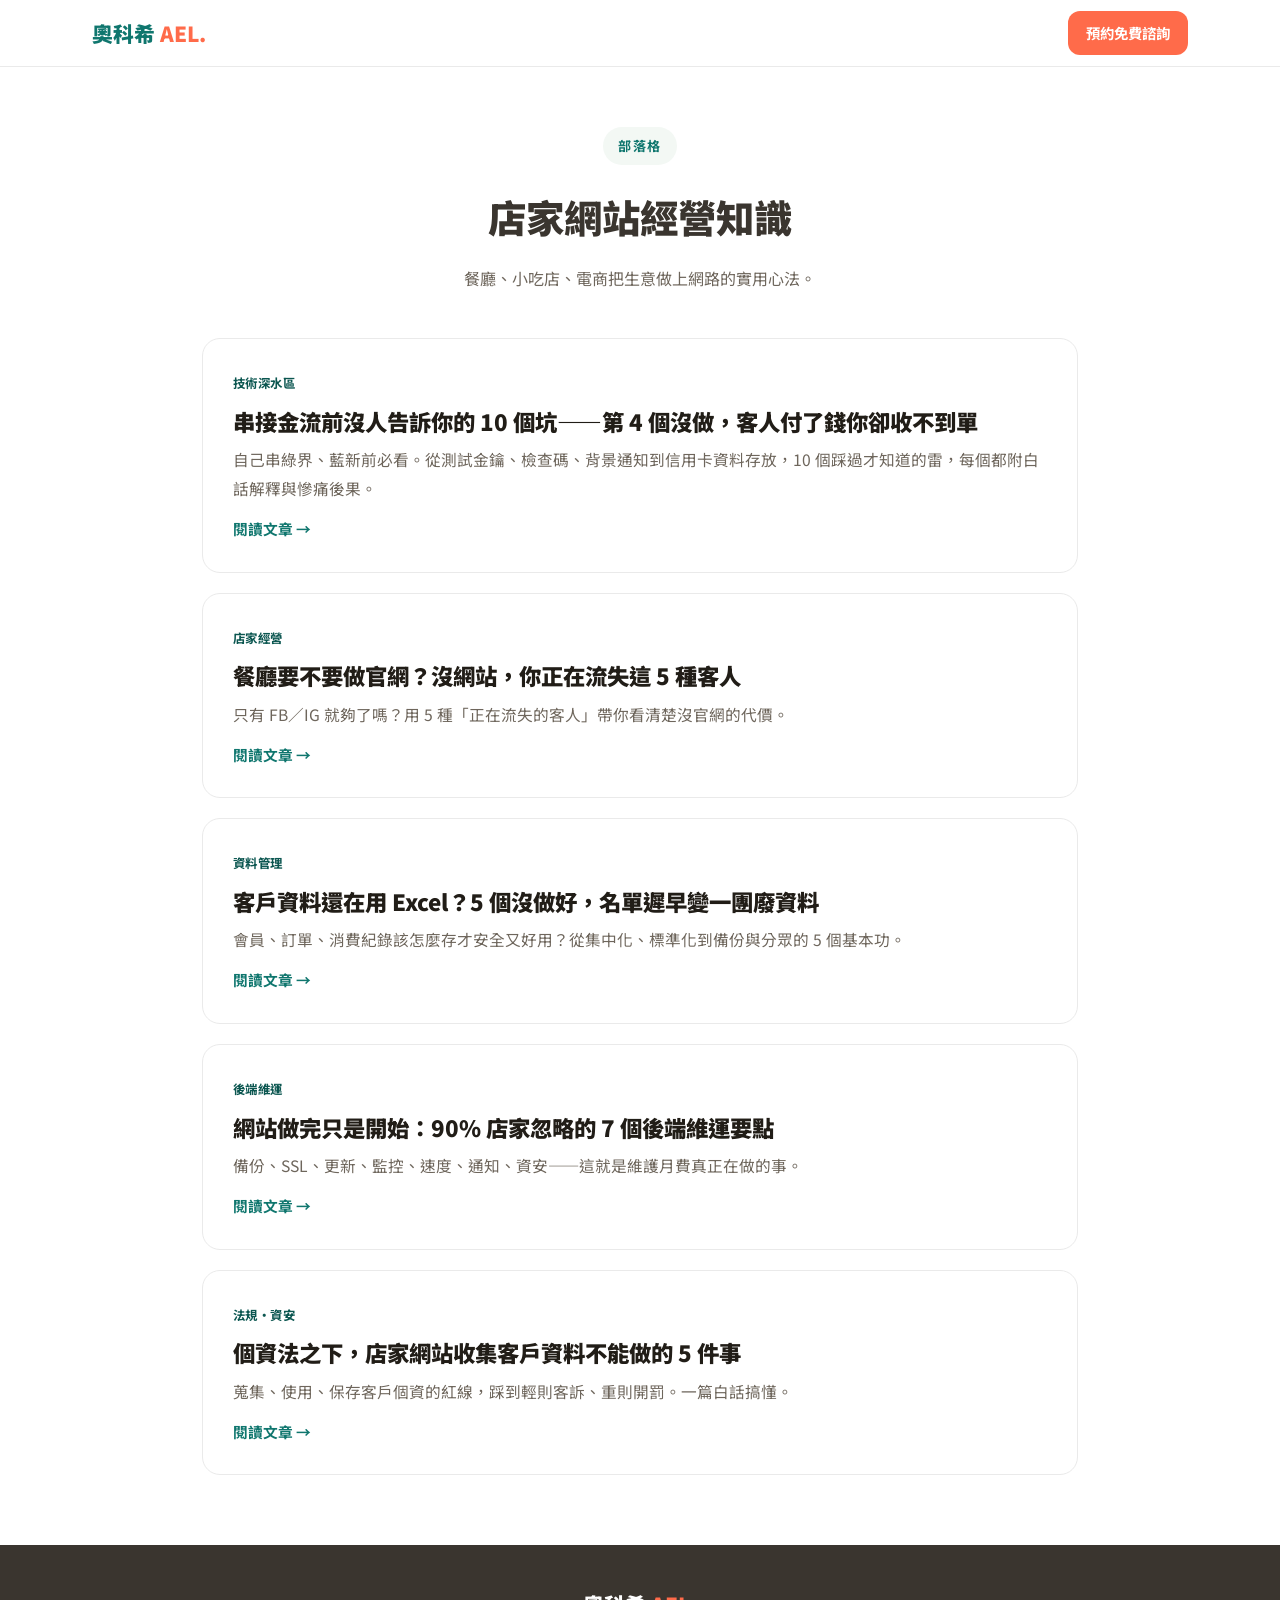
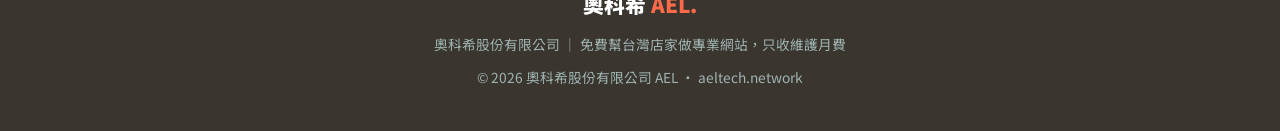
<file: blog/index.html>
<!DOCTYPE html>
<html lang="zh-Hant">
<head>
<meta charset="UTF-8">
<meta name="viewport" content="width=device-width, initial-scale=1.0">
<title>部落格 — 店家網站經營知識 ｜ 奧科希 AEL</title>
<meta name="description" content="奧科希 AEL 部落格：分享餐廳、小吃店、電商的官網經營、線上訂位、金流、SEO 等實用知識，幫台灣店家把生意做上網路。">
<meta name="keywords" content="餐廳行銷,店家網站,線上訂位,免費架站,店家官網經營">
<meta name="robots" content="index,follow">
<meta name="theme-color" content="#0F766E">
<link rel="canonical" href="https://aeltech.network/blog/">
<link rel="icon" type="image/svg+xml" href="data:image/svg+xml,%3Csvg xmlns='http://www.w3.org/2000/svg' viewBox='0 0 64 64'%3E%3Crect width='64' height='64' rx='14' fill='%230F766E'/%3E%3Ctext x='28' y='46' font-family='sans-serif' font-weight='bold' font-size='40' text-anchor='middle' fill='white'%3EA%3C/text%3E%3Ccircle cx='48' cy='18' r='7' fill='%23FF6B4A'/%3E%3C/svg%3E">
<meta property="og:type" content="website">
<meta property="og:locale" content="zh_TW">
<meta property="og:title" content="部落格 — 店家網站經營知識 ｜ 奧科希 AEL">
<meta property="og:description" content="餐廳、小吃店、電商的官網經營、訂位、金流、SEO 實用知識。">
<meta property="og:url" content="https://aeltech.network/blog/">
<meta property="og:image" content="https://aeltech.network/og-image.svg">
<link rel="preconnect" href="https://fonts.googleapis.com">
<link rel="preconnect" href="https://fonts.gstatic.com" crossorigin>
<link href="https://fonts.googleapis.com/css2?family=Noto+Sans+TC:wght@400;500;700;900&display=swap" rel="stylesheet">
<style>
  :root{--teal:#0F766E;--teal-d:#0B5650;--coral:#FF6B4A;--ink:#3A352F;--ink-strong:#211D17;--slate:#6E665C;--line:#EAEAEA;--bg-soft:#F8FAF8;--bg-mint:#F3F8F4}
  *{margin:0;padding:0;box-sizing:border-box}
  body{font-family:'Noto Sans TC',system-ui,sans-serif;color:var(--ink);background:#fff;line-height:1.85;-webkit-font-smoothing:antialiased}
  a{color:var(--teal);text-decoration:none}
  .wrap{max-width:920px;margin:0 auto;padding:0 22px}
  nav{position:sticky;top:0;z-index:50;background:rgba(255,255,255,.9);backdrop-filter:blur(12px);border-bottom:1px solid var(--line)}
  .nav-in{max-width:1140px;margin:0 auto;padding:0 22px;display:flex;align-items:center;justify-content:space-between;height:66px}
  .logo{font-weight:900;font-size:1.3rem;color:var(--teal)}
  .logo span{color:var(--coral)}
  .nav-cta{background:var(--coral);color:#fff;font-weight:700;padding:9px 18px;border-radius:12px;font-size:.9rem}
  .head{text-align:center;padding:60px 0 44px}
  .head .eyebrow{display:inline-block;font-weight:700;font-size:.82rem;letter-spacing:.12em;color:var(--teal);background:var(--bg-mint);padding:7px 15px;border-radius:999px;margin-bottom:16px}
  .head h1{font-size:2.4rem;font-weight:900}
  .head p{color:var(--slate);margin-top:12px}
  .list{display:flex;flex-direction:column;gap:20px;padding-bottom:70px}
  .post{display:block;border:1px solid var(--line);border-radius:18px;padding:28px 30px;transition:.2s}
  .post:hover{box-shadow:0 16px 36px -20px rgba(15,118,110,.35);transform:translateY(-3px)}
  .post .tag{font-size:.78rem;font-weight:700;color:var(--teal-d);letter-spacing:.04em}
  .post h2{font-size:1.4rem;font-weight:900;margin:8px 0 8px;color:var(--ink-strong);line-height:1.45}
  .post p{color:var(--slate);font-size:.98rem}
  .post .more{display:inline-block;margin-top:12px;color:var(--teal);font-weight:700;font-size:.92rem}
  .soon{opacity:.6;cursor:default}
  .soon:hover{box-shadow:none;transform:none}
  .soon .tag{color:var(--slate)}
  footer{background:var(--ink);color:#9FB4B1;padding:40px 0;font-size:.86rem;text-align:center}
  footer .logo{color:#fff;margin-bottom:8px}
</style>
</head>
<body>

<nav>
  <div class="nav-in">
    <a href="/" class="logo">奧科希 <span>AEL.</span></a>
    <a href="https://line.me/ti/p/~austin2866" target="_blank" rel="noopener" class="nav-cta">預約免費諮詢</a>
  </div>
</nav>

<div class="wrap">
  <div class="head">
    <span class="eyebrow">部落格</span>
    <h1>店家網站經營知識</h1>
    <p>餐廳、小吃店、電商把生意做上網路的實用心法。</p>
  </div>

  <div class="list">
    <a class="post" href="/blog/payment-gateway-10-pitfalls.html">
      <span class="tag">技術深水區</span>
      <h2>串接金流前沒人告訴你的 10 個坑——第 4 個沒做，客人付了錢你卻收不到單</h2>
      <p>自己串綠界、藍新前必看。從測試金鑰、檢查碼、背景通知到信用卡資料存放，10 個踩過才知道的雷，每個都附白話解釋與慘痛後果。</p>
      <span class="more">閱讀文章 →</span>
    </a>

    <a class="post" href="/blog/restaurant-need-website.html">
      <span class="tag">店家經營</span>
      <h2>餐廳要不要做官網？沒網站，你正在流失這 5 種客人</h2>
      <p>只有 FB／IG 就夠了嗎？用 5 種「正在流失的客人」帶你看清楚沒官網的代價。</p>
      <span class="more">閱讀文章 →</span>
    </a>

    <a class="post" href="/blog/customer-data-not-excel.html">
      <span class="tag">資料管理</span>
      <h2>客戶資料還在用 Excel？5 個沒做好，名單遲早變一團廢資料</h2>
      <p>會員、訂單、消費紀錄該怎麼存才安全又好用？從集中化、標準化到備份與分眾的 5 個基本功。</p>
      <span class="more">閱讀文章 →</span>
    </a>

    <a class="post" href="/blog/website-maintenance-7-points.html">
      <span class="tag">後端維運</span>
      <h2>網站做完只是開始：90% 店家忽略的 7 個後端維運要點</h2>
      <p>備份、SSL、更新、監控、速度、通知、資安——這就是維護月費真正在做的事。</p>
      <span class="more">閱讀文章 →</span>
    </a>

    <a class="post" href="/blog/pdpa-customer-data-5-donts.html">
      <span class="tag">法規・資安</span>
      <h2>個資法之下，店家網站收集客戶資料不能做的 5 件事</h2>
      <p>蒐集、使用、保存客戶個資的紅線，踩到輕則客訴、重則開罰。一篇白話搞懂。</p>
      <span class="more">閱讀文章 →</span>
    </a>
  </div>
</div>

<footer>
  <div class="logo">奧科希 <span style="color:#FF6B4A">AEL.</span></div>
  <div>奧科希股份有限公司 ｜ 免費幫台灣店家做專業網站，只收維護月費</div>
  <div style="margin-top:8px">© 2026 奧科希股份有限公司 AEL · aeltech.network</div>
</footer>

</body>
</html>
</file>
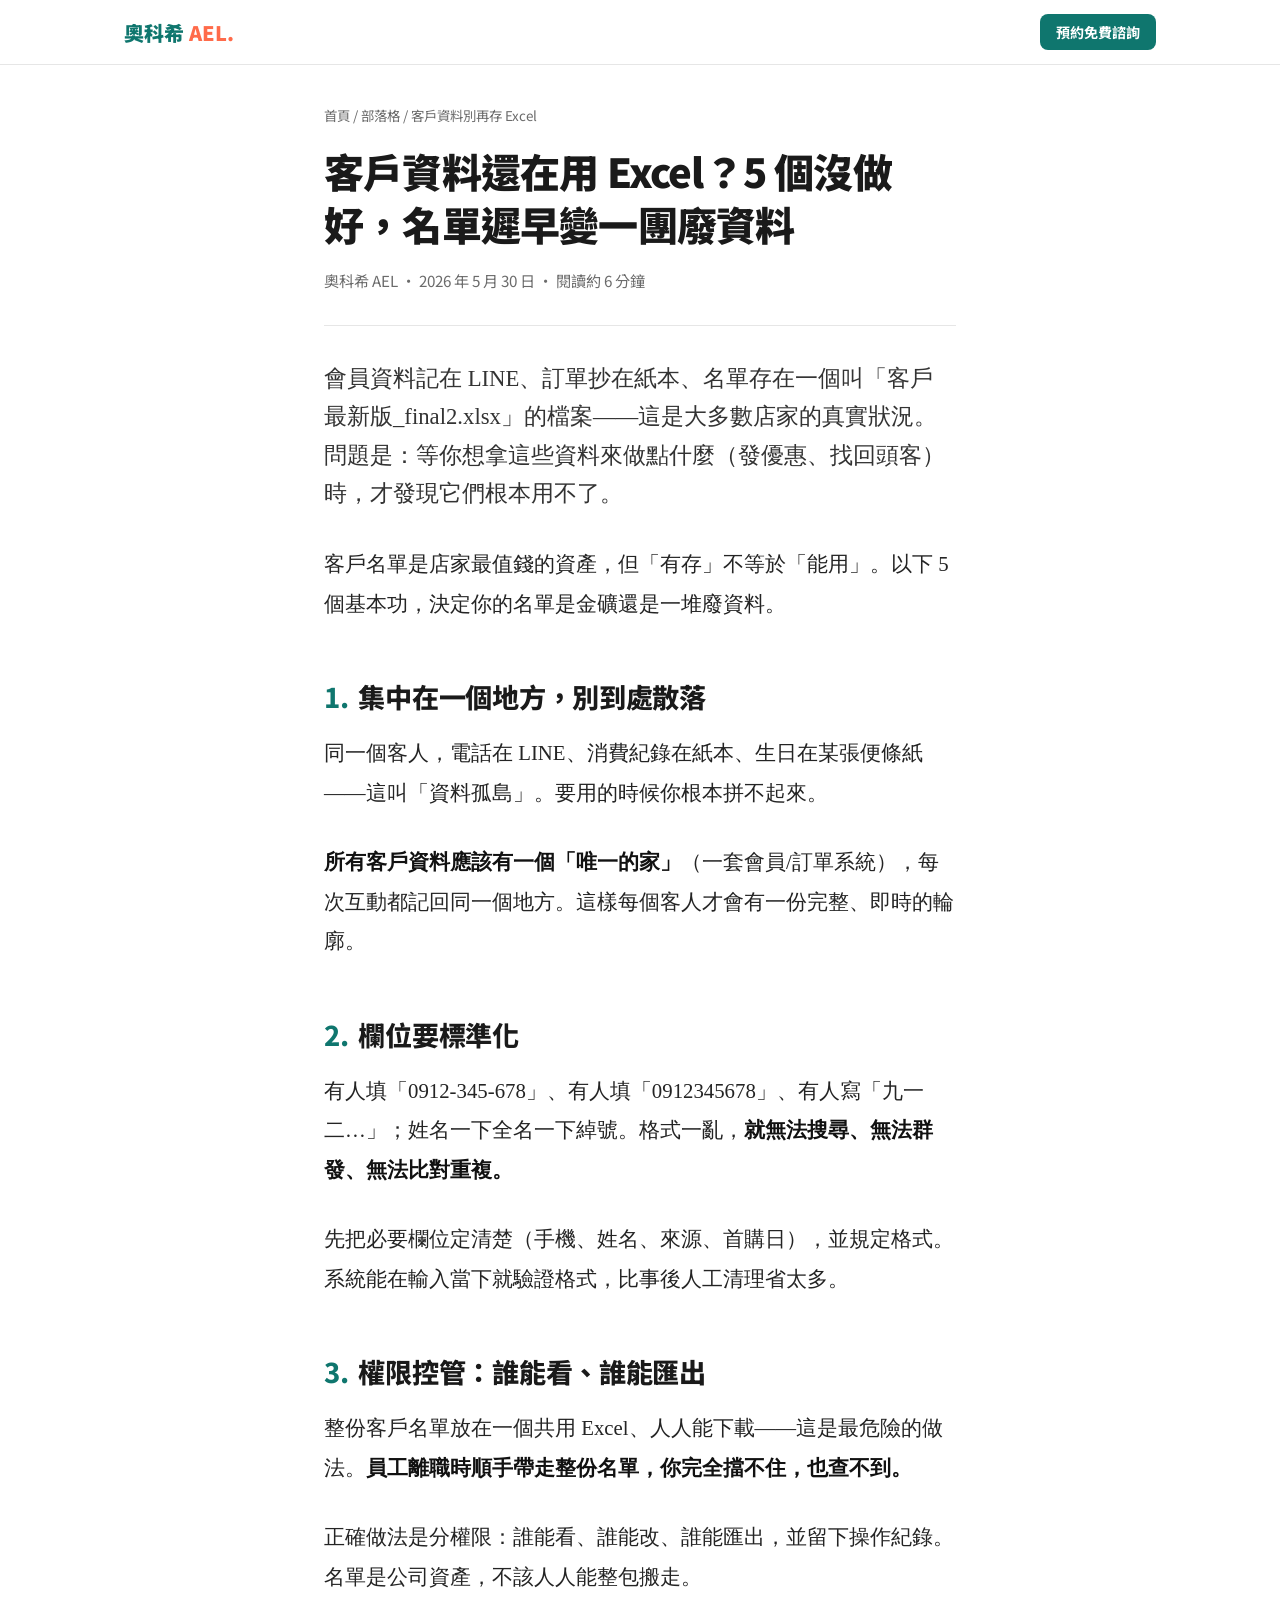
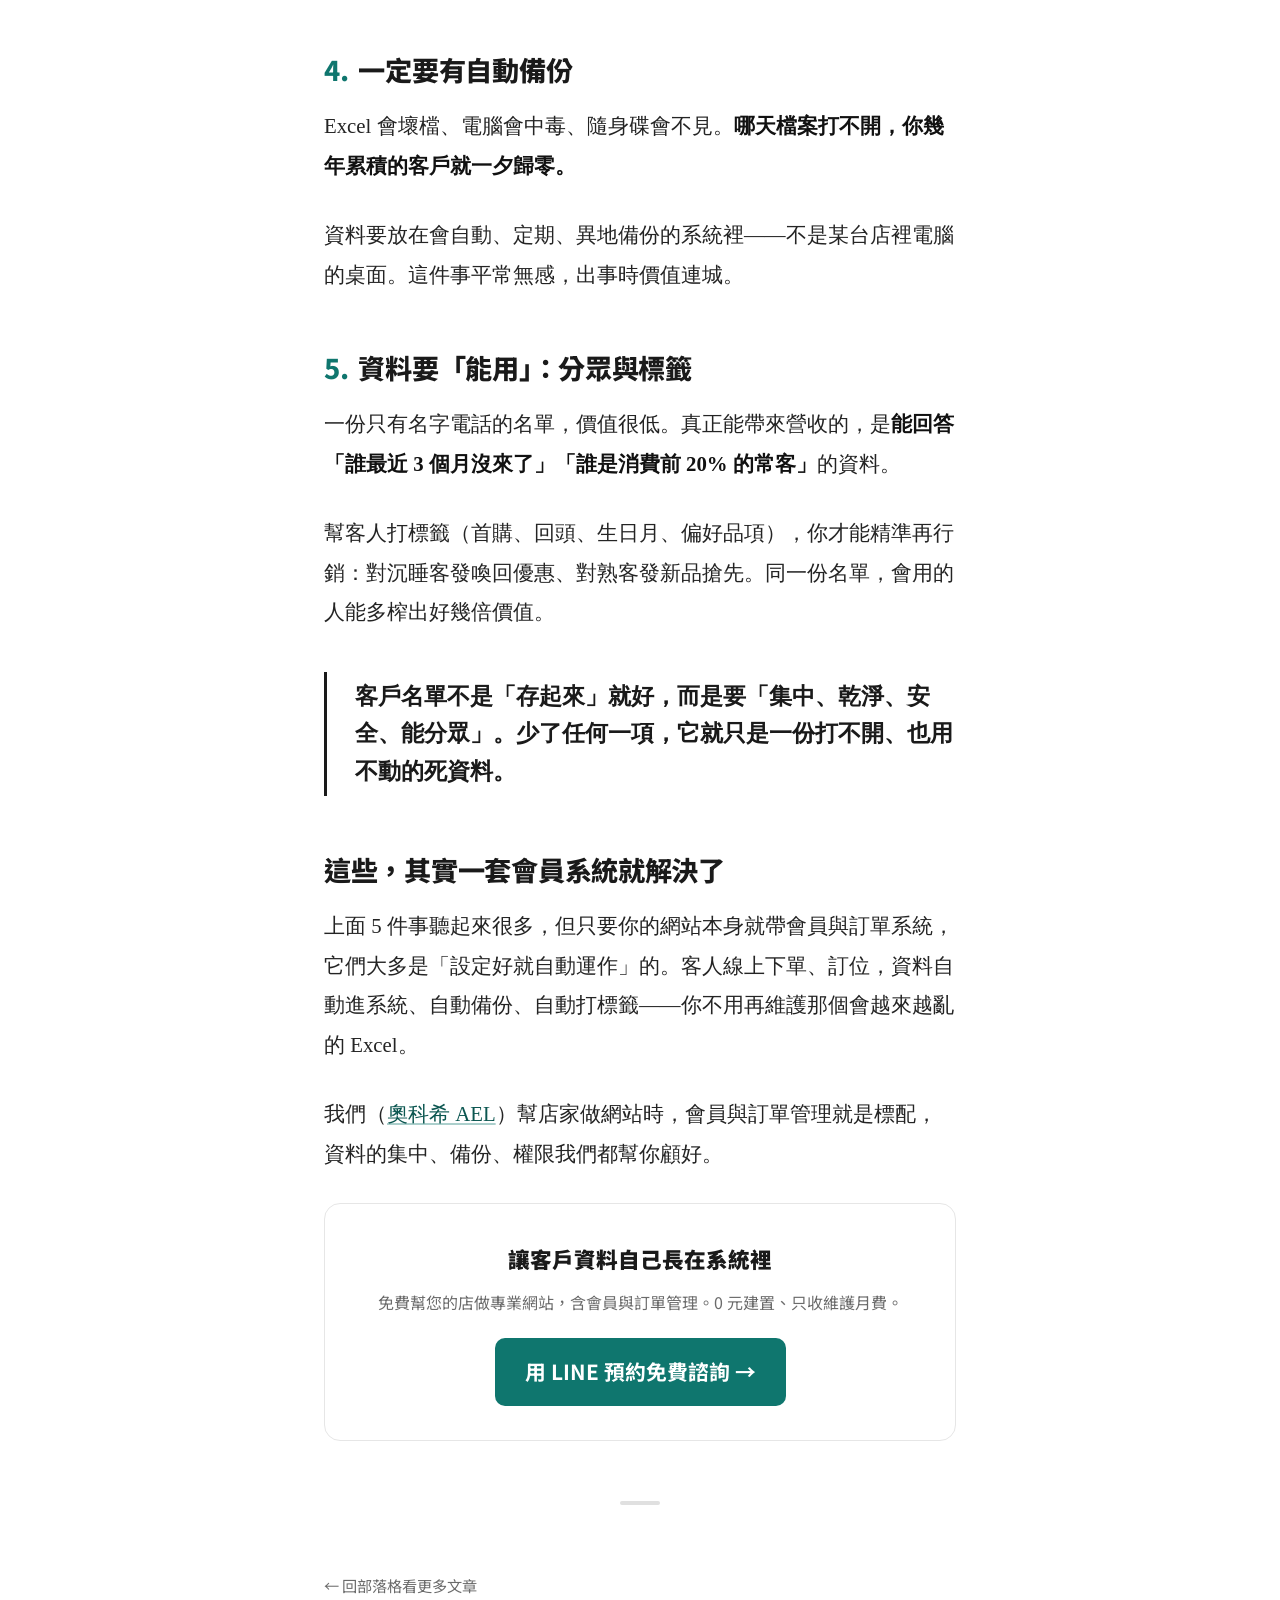
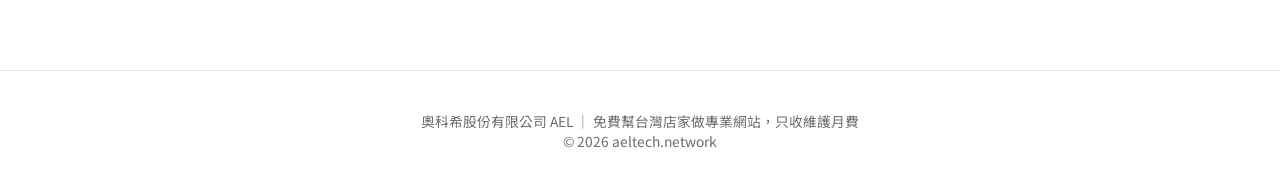
<file: blog/customer-data-not-excel.html>
<!DOCTYPE html>
<html lang="zh-Hant">
<head>
<meta charset="UTF-8">
<meta name="viewport" content="width=device-width, initial-scale=1.0">
<title>客戶資料還在用 Excel？5 個沒做好，名單遲早變一團廢資料 ｜ 奧科希 AEL</title>
<meta name="description" content="店家的會員、訂單、客戶資料怎麼整理才安全又好用？用 Excel、LINE、紙本散著存遲早出事。這篇講 5 個資料管理基本功，從集中化、標準化到備份與分眾。">
<meta name="keywords" content="客戶資料管理,會員資料,訂單管理,店家CRM,客戶名單,資料備份,會員系統">
<meta name="author" content="奧科希股份有限公司 AEL">
<meta name="robots" content="index,follow">
<meta name="theme-color" content="#0F766E">
<link rel="canonical" href="https://aeltech.network/blog/customer-data-not-excel.html">
<link rel="icon" type="image/svg+xml" href="data:image/svg+xml,%3Csvg xmlns='http://www.w3.org/2000/svg' viewBox='0 0 64 64'%3E%3Crect width='64' height='64' rx='14' fill='%230F766E'/%3E%3Ctext x='28' y='46' font-family='sans-serif' font-weight='bold' font-size='40' text-anchor='middle' fill='white'%3EA%3C/text%3E%3Ccircle cx='48' cy='18' r='7' fill='%23FF6B4A'/%3E%3C/svg%3E">
<meta property="og:type" content="article">
<meta property="og:locale" content="zh_TW">
<meta property="og:site_name" content="奧科希 AEL">
<meta property="og:title" content="客戶資料還在用 Excel？5 個沒做好，名單遲早變一團廢資料">
<meta property="og:description" content="店家會員、訂單、客戶資料管理的 5 個基本功，從集中化到分眾再行銷。">
<meta property="og:url" content="https://aeltech.network/blog/customer-data-not-excel.html">
<meta property="og:image" content="https://aeltech.network/og-image.svg">
<script type="application/ld+json">
{
  "@context": "https://schema.org",
  "@type": "Article",
  "headline": "客戶資料還在用 Excel？5 個沒做好，名單遲早變一團廢資料",
  "description": "店家會員、訂單、客戶資料管理的 5 個基本功。",
  "image": "https://aeltech.network/og-image.svg",
  "datePublished": "2026-05-30",
  "dateModified": "2026-05-30",
  "author": { "@type": "Organization", "name": "奧科希股份有限公司 AEL" },
  "publisher": { "@type": "Organization", "name": "奧科希股份有限公司 AEL", "logo": { "@type": "ImageObject", "url": "https://aeltech.network/og-image.svg" } },
  "mainEntityOfPage": "https://aeltech.network/blog/customer-data-not-excel.html"
}
</script>
<script type="application/ld+json">
{
  "@context": "https://schema.org",
  "@type": "BreadcrumbList",
  "itemListElement": [
    { "@type": "ListItem", "position": 1, "name": "首頁", "item": "https://aeltech.network/" },
    { "@type": "ListItem", "position": 2, "name": "部落格", "item": "https://aeltech.network/blog/" },
    { "@type": "ListItem", "position": 3, "name": "客戶資料別再存 Excel" }
  ]
}
</script>
<link rel="preconnect" href="https://fonts.googleapis.com">
<link rel="preconnect" href="https://fonts.gstatic.com" crossorigin>
<link href="https://fonts.googleapis.com/css2?family=Noto+Serif+TC:wght@400;600;700&family=Noto+Sans+TC:wght@500;700;900&display=swap" rel="stylesheet">
<style>
  :root{--text:#242424;--soft:#6B6B6B;--line:#E6E6E6;--teal:#0F766E;--teal-d:#0B5650}
  *{margin:0;padding:0;box-sizing:border-box}
  html{scroll-behavior:smooth}
  body{font-family:'Noto Serif TC',Georgia,'Times New Roman',serif;color:var(--text);background:#fff;-webkit-font-smoothing:antialiased;text-rendering:optimizeLegibility}
  a{color:var(--teal-d);text-decoration:underline;text-underline-offset:2px;text-decoration-color:rgba(15,118,110,.35)}
  nav{border-bottom:1px solid var(--line)}
  .nav-in{max-width:1080px;margin:0 auto;padding:0 24px;height:64px;display:flex;align-items:center;justify-content:space-between;font-family:'Noto Sans TC',sans-serif}
  .logo{font-weight:900;font-size:1.25rem;color:var(--teal);text-decoration:none}
  .logo span{color:#FF6B4A}
  .nav-cta{background:var(--teal);color:#fff;font-weight:700;padding:8px 16px;border-radius:8px;font-size:.88rem;text-decoration:none}
  .container{max-width:680px;margin:0 auto;padding:0 24px}
  .crumb{font-family:'Noto Sans TC',sans-serif;font-size:.84rem;color:var(--soft);padding-top:40px}
  .crumb a{color:var(--soft);text-decoration:none}
  h1{font-family:'Noto Sans TC',sans-serif;font-size:2.5rem;font-weight:900;line-height:1.32;letter-spacing:-.02em;margin:20px 0 18px;color:#1a1a1a}
  .byline{font-family:'Noto Sans TC',sans-serif;color:var(--soft);font-size:.95rem;margin-bottom:34px;padding-bottom:34px;border-bottom:1px solid var(--line)}
  article{font-size:1.3rem;line-height:1.9}
  article p{margin:0 0 30px}
  .lead{font-size:1.42rem;line-height:1.7;color:#333}
  article strong{font-weight:700;color:#111}
  h2{font-family:'Noto Sans TC',sans-serif;font-size:1.7rem;font-weight:800;line-height:1.4;letter-spacing:-.01em;margin:54px 0 18px;color:#1a1a1a}
  h2 .n{color:var(--teal);margin-right:10px}
  article ol{margin:0 0 30px;padding-left:1.4em}
  article li{margin-bottom:14px}
  blockquote{margin:40px 0;padding:6px 0 6px 28px;border-left:3px solid #1a1a1a;font-size:1.46rem;line-height:1.6;color:#1a1a1a;font-weight:600}
  .end-rule{width:40px;height:4px;background:#e0e0e0;border-radius:2px;margin:60px auto}
  .cta{font-family:'Noto Sans TC',sans-serif;border:1px solid var(--line);border-radius:16px;padding:34px 30px;text-align:center;margin:14px 0 30px}
  .cta h3{font-size:1.35rem;font-weight:900;margin-bottom:10px;color:#1a1a1a}
  .cta p{font-size:1rem;line-height:1.7;color:var(--soft);margin-bottom:22px}
  .cta a{display:inline-block;background:var(--teal);color:#fff;font-weight:700;padding:14px 30px;border-radius:10px;text-decoration:none}
  .back{display:inline-block;font-family:'Noto Sans TC',sans-serif;margin:6px 0 70px;color:var(--soft);font-size:.95rem;text-decoration:none}
  footer{border-top:1px solid var(--line);padding:40px 0;font-family:'Noto Sans TC',sans-serif;font-size:.86rem;color:var(--soft);text-align:center}
</style>
</head>
<body>

<nav>
  <div class="nav-in">
    <a href="/" class="logo">奧科希 <span>AEL.</span></a>
    <a href="https://line.me/ti/p/~austin2866" target="_blank" rel="noopener" class="nav-cta">預約免費諮詢</a>
  </div>
</nav>

<div class="container">
  <div class="crumb"><a href="/">首頁</a> / <a href="/blog/">部落格</a> / 客戶資料別再存 Excel</div>
  <h1>客戶資料還在用 Excel？5 個沒做好，名單遲早變一團廢資料</h1>
  <div class="byline">奧科希 AEL ・ 2026 年 5 月 30 日 ・ 閱讀約 6 分鐘</div>

  <article>
    <p class="lead">會員資料記在 LINE、訂單抄在紙本、名單存在一個叫「客戶最新版_final2.xlsx」的檔案——這是大多數店家的真實狀況。問題是：等你想拿這些資料來做點什麼（發優惠、找回頭客）時，才發現它們根本用不了。</p>

    <p>客戶名單是店家最值錢的資產，但「有存」不等於「能用」。以下 5 個基本功，決定你的名單是金礦還是一堆廢資料。</p>

    <h2><span class="n">1.</span>集中在一個地方，別到處散落</h2>
    <p>同一個客人，電話在 LINE、消費紀錄在紙本、生日在某張便條紙——這叫「資料孤島」。要用的時候你根本拼不起來。</p>
    <p><strong>所有客戶資料應該有一個「唯一的家」</strong>（一套會員/訂單系統），每次互動都記回同一個地方。這樣每個客人才會有一份完整、即時的輪廓。</p>

    <h2><span class="n">2.</span>欄位要標準化</h2>
    <p>有人填「0912-345-678」、有人填「0912345678」、有人寫「九一二…」；姓名一下全名一下綽號。格式一亂，<strong>就無法搜尋、無法群發、無法比對重複。</strong></p>
    <p>先把必要欄位定清楚（手機、姓名、來源、首購日），並規定格式。系統能在輸入當下就驗證格式，比事後人工清理省太多。</p>

    <h2><span class="n">3.</span>權限控管：誰能看、誰能匯出</h2>
    <p>整份客戶名單放在一個共用 Excel、人人能下載——這是最危險的做法。<strong>員工離職時順手帶走整份名單，你完全擋不住，也查不到。</strong></p>
    <p>正確做法是分權限：誰能看、誰能改、誰能匯出，並留下操作紀錄。名單是公司資產，不該人人能整包搬走。</p>

    <h2><span class="n">4.</span>一定要有自動備份</h2>
    <p>Excel 會壞檔、電腦會中毒、隨身碟會不見。<strong>哪天檔案打不開，你幾年累積的客戶就一夕歸零。</strong></p>
    <p>資料要放在會自動、定期、異地備份的系統裡——不是某台店裡電腦的桌面。這件事平常無感，出事時價值連城。</p>

    <h2><span class="n">5.</span>資料要「能用」：分眾與標籤</h2>
    <p>一份只有名字電話的名單，價值很低。真正能帶來營收的，是<strong>能回答「誰最近 3 個月沒來了」「誰是消費前 20% 的常客」</strong>的資料。</p>
    <p>幫客人打標籤（首購、回頭、生日月、偏好品項），你才能精準再行銷：對沉睡客發喚回優惠、對熟客發新品搶先。同一份名單，會用的人能多榨出好幾倍價值。</p>

    <blockquote>客戶名單不是「存起來」就好，而是要「集中、乾淨、安全、能分眾」。少了任何一項，它就只是一份打不開、也用不動的死資料。</blockquote>

    <h2>這些，其實一套會員系統就解決了</h2>
    <p>上面 5 件事聽起來很多，但只要你的網站本身就帶會員與訂單系統，它們大多是「設定好就自動運作」的。客人線上下單、訂位，資料自動進系統、自動備份、自動打標籤——你不用再維護那個會越來越亂的 Excel。</p>
    <p>我們（<a href="/">奧科希 AEL</a>）幫店家做網站時，會員與訂單管理就是標配，資料的集中、備份、權限我們都幫你顧好。</p>

    <div class="cta">
      <h3>讓客戶資料自己長在系統裡</h3>
      <p>免費幫您的店做專業網站，含會員與訂單管理。0 元建置、只收維護月費。</p>
      <a href="https://line.me/ti/p/~austin2866" target="_blank" rel="noopener">用 LINE 預約免費諮詢 →</a>
    </div>

    <div class="end-rule"></div>
    <a href="/blog/" class="back">← 回部落格看更多文章</a>
  </article>
</div>

<footer>
  奧科希股份有限公司 AEL ｜ 免費幫台灣店家做專業網站，只收維護月費<br>
  © 2026 aeltech.network
</footer>

</body>
</html>
</file>
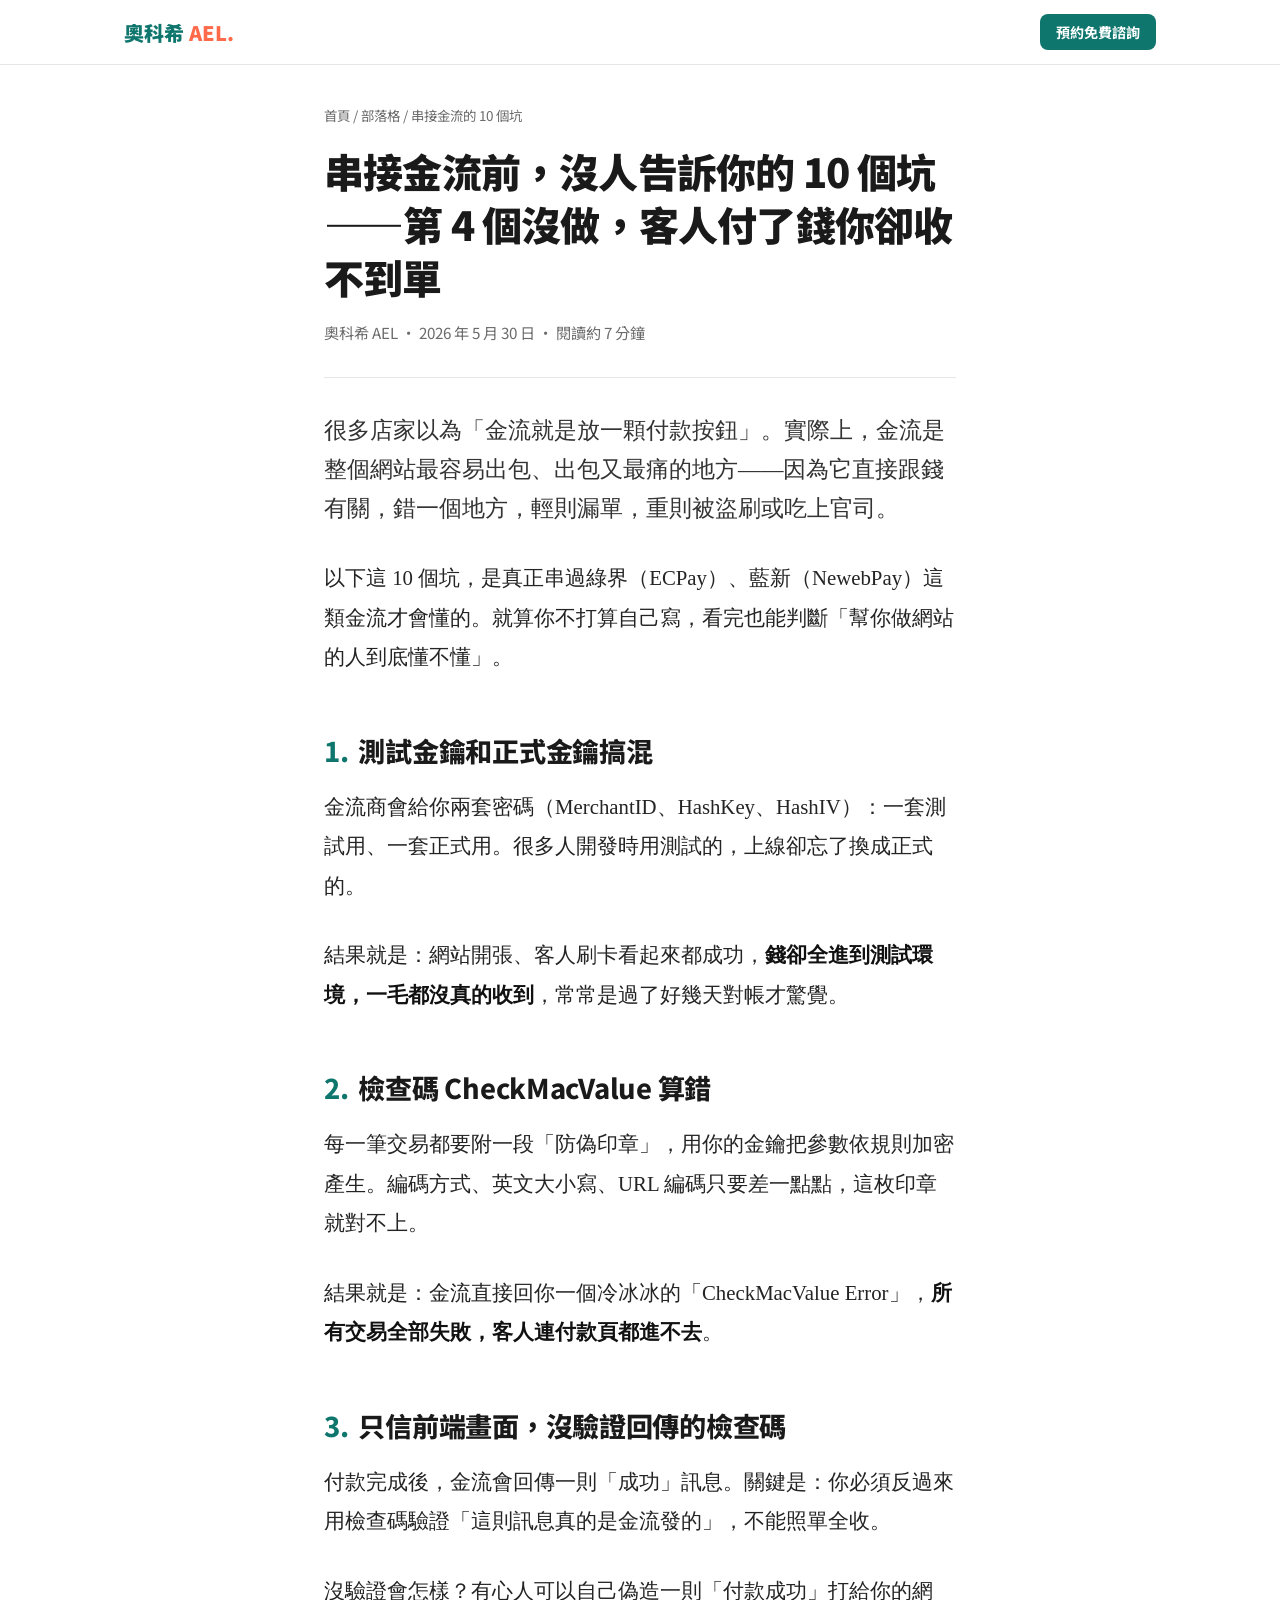
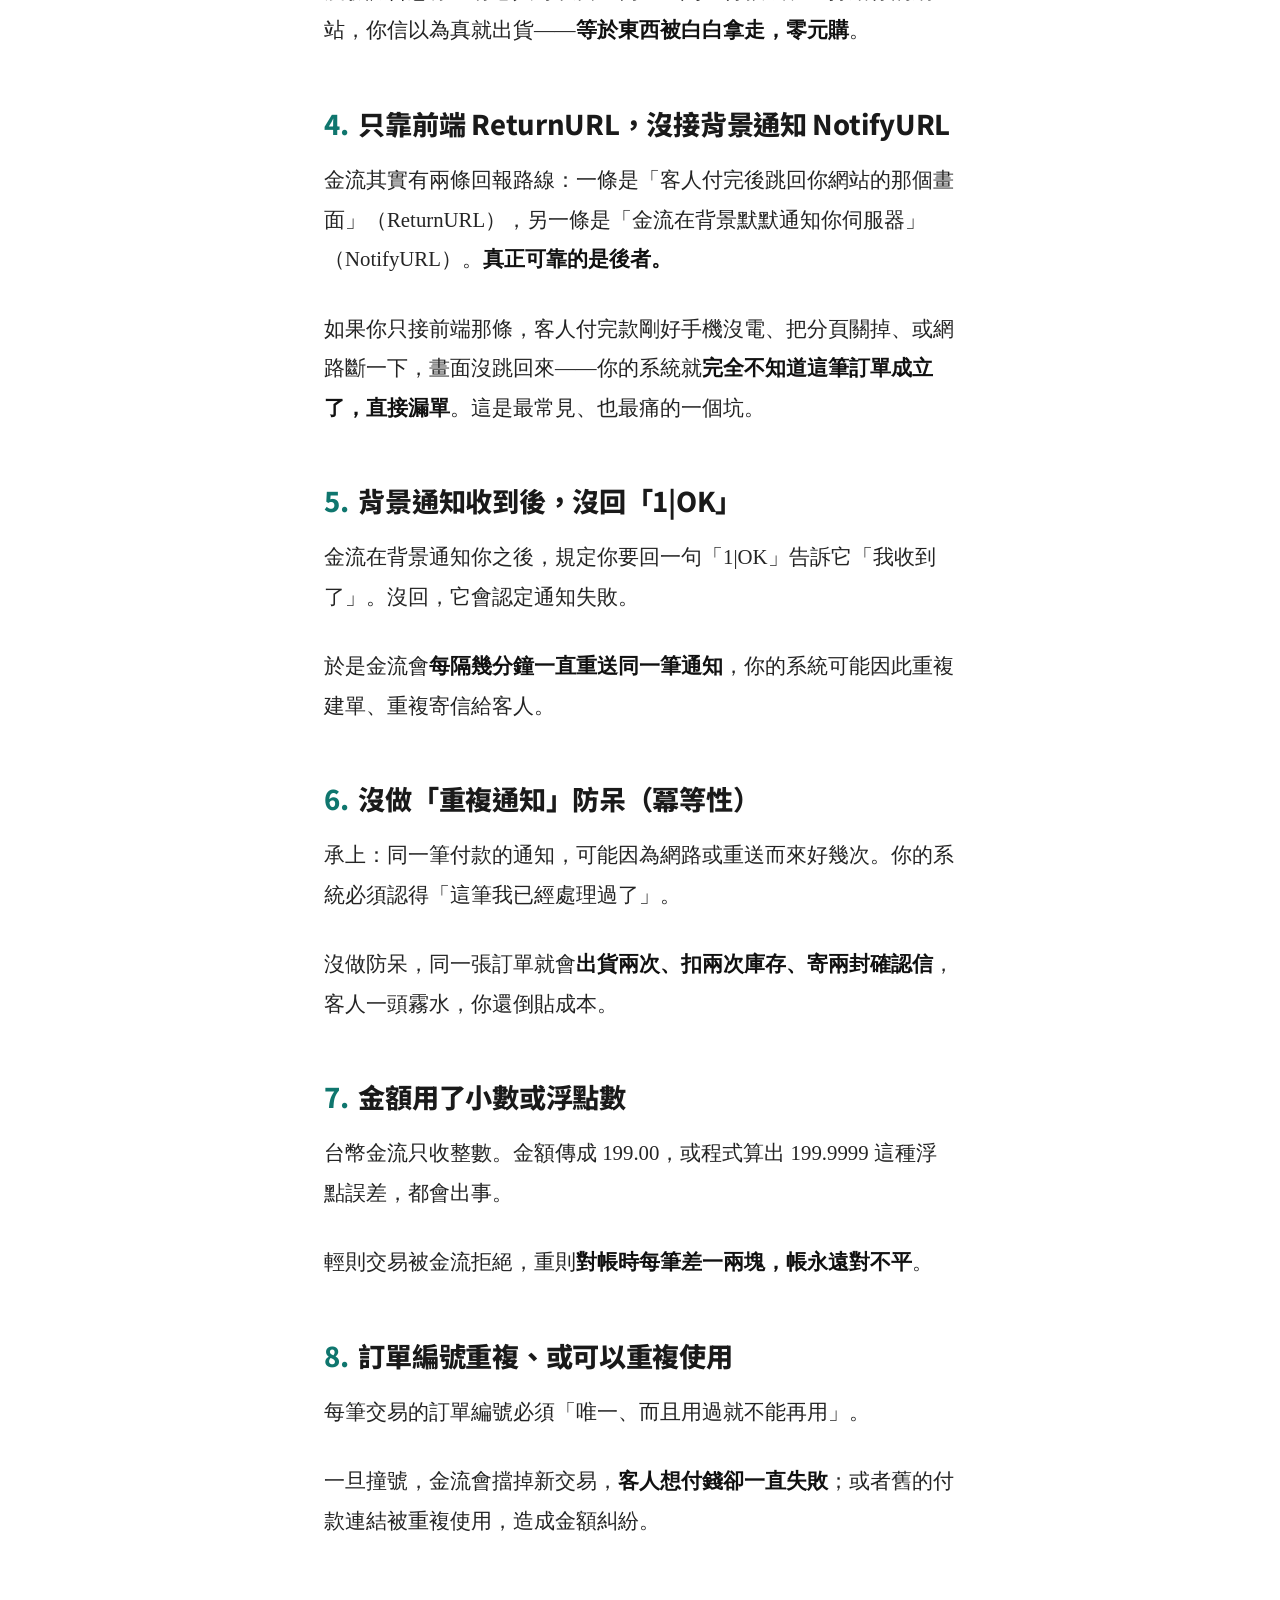
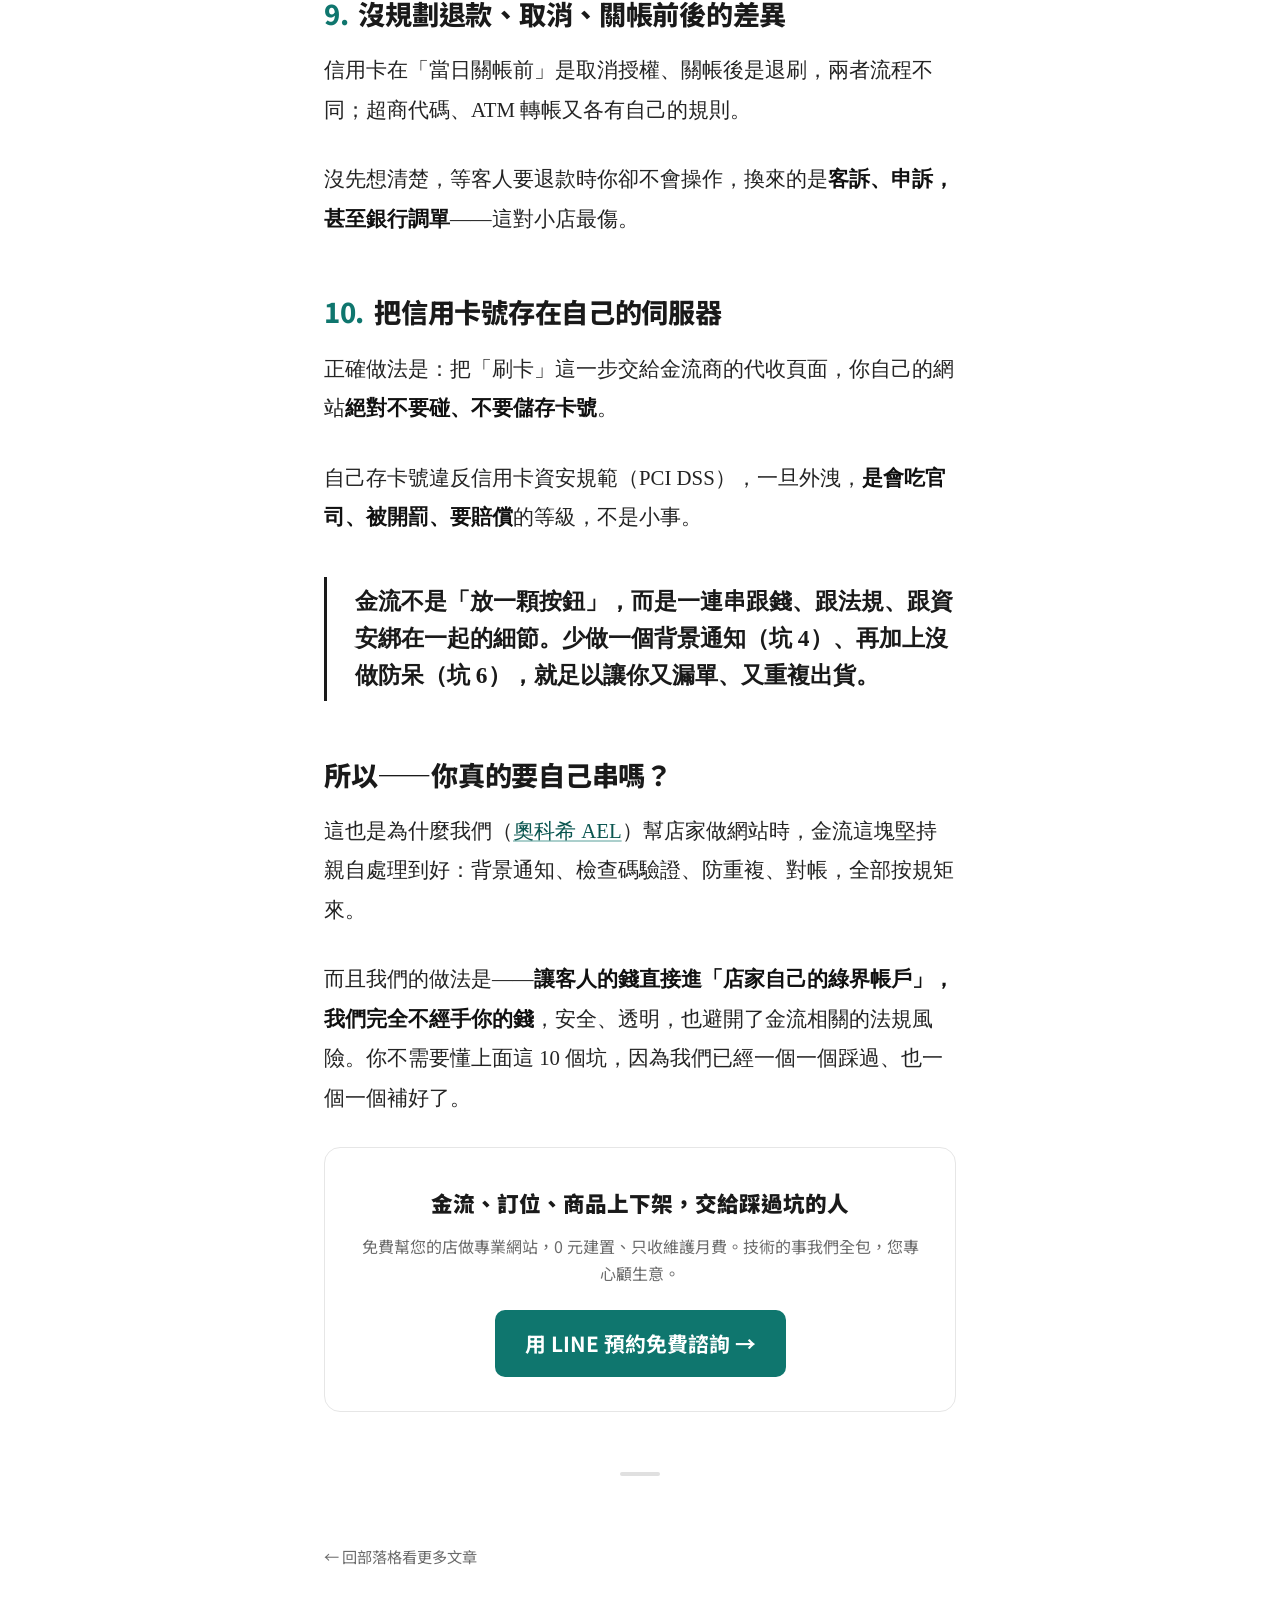
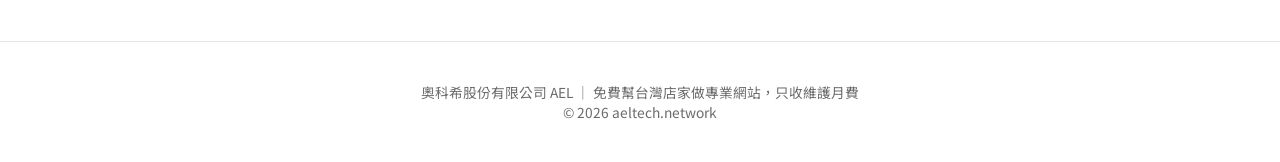
<file: blog/payment-gateway-10-pitfalls.html>
<!DOCTYPE html>
<html lang="zh-Hant">
<head>
<meta charset="UTF-8">
<meta name="viewport" content="width=device-width, initial-scale=1.0">
<title>串接金流前沒人告訴你的 10 個坑：第 4 個沒做，客人付了錢你卻收不到單 ｜ 奧科希 AEL</title>
<meta name="description" content="自己串綠界、藍新金流前必看。從測試金鑰、檢查碼 CheckMacValue、背景通知 NotifyURL、重複出貨到信用卡資料存放，整理 10 個最容易踩的雷，每個都附白話解釋與慘痛後果。">
<meta name="keywords" content="金流串接,綠界串接,藍新金流,CheckMacValue,NotifyURL,金流注意事項,電商金流,信用卡串接,金流API">
<meta name="author" content="奧科希股份有限公司 AEL">
<meta name="robots" content="index,follow">
<meta name="theme-color" content="#0F766E">
<link rel="canonical" href="https://aeltech.network/blog/payment-gateway-10-pitfalls.html">
<link rel="icon" type="image/svg+xml" href="data:image/svg+xml,%3Csvg xmlns='http://www.w3.org/2000/svg' viewBox='0 0 64 64'%3E%3Crect width='64' height='64' rx='14' fill='%230F766E'/%3E%3Ctext x='28' y='46' font-family='sans-serif' font-weight='bold' font-size='40' text-anchor='middle' fill='white'%3EA%3C/text%3E%3Ccircle cx='48' cy='18' r='7' fill='%23FF6B4A'/%3E%3C/svg%3E">
<meta property="og:type" content="article">
<meta property="og:locale" content="zh_TW">
<meta property="og:site_name" content="奧科希 AEL">
<meta property="og:title" content="串接金流前沒人告訴你的 10 個坑：第 4 個沒做，客人付了錢你卻收不到單">
<meta property="og:description" content="自己串綠界、藍新金流前必看的 10 個地雷，每個都附白話解釋與慘痛後果。">
<meta property="og:url" content="https://aeltech.network/blog/payment-gateway-10-pitfalls.html">
<meta property="og:image" content="https://aeltech.network/og-image.svg">
<script type="application/ld+json">
{
  "@context": "https://schema.org",
  "@type": "Article",
  "headline": "串接金流前沒人告訴你的 10 個坑：第 4 個沒做，客人付了錢你卻收不到單",
  "description": "自己串綠界、藍新金流前必看的 10 個地雷，每個都附白話解釋與慘痛後果。",
  "image": "https://aeltech.network/og-image.svg",
  "datePublished": "2026-05-30",
  "dateModified": "2026-05-30",
  "author": { "@type": "Organization", "name": "奧科希股份有限公司 AEL" },
  "publisher": { "@type": "Organization", "name": "奧科希股份有限公司 AEL", "logo": { "@type": "ImageObject", "url": "https://aeltech.network/og-image.svg" } },
  "mainEntityOfPage": "https://aeltech.network/blog/payment-gateway-10-pitfalls.html"
}
</script>
<script type="application/ld+json">
{
  "@context": "https://schema.org",
  "@type": "BreadcrumbList",
  "itemListElement": [
    { "@type": "ListItem", "position": 1, "name": "首頁", "item": "https://aeltech.network/" },
    { "@type": "ListItem", "position": 2, "name": "部落格", "item": "https://aeltech.network/blog/" },
    { "@type": "ListItem", "position": 3, "name": "串接金流的 10 個坑" }
  ]
}
</script>
<link rel="preconnect" href="https://fonts.googleapis.com">
<link rel="preconnect" href="https://fonts.gstatic.com" crossorigin>
<link href="https://fonts.googleapis.com/css2?family=Noto+Serif+TC:wght@400;600;700&family=Noto+Sans+TC:wght@500;700;900&display=swap" rel="stylesheet">
<style>
  :root{--text:#242424;--soft:#6B6B6B;--line:#E6E6E6;--teal:#0F766E;--teal-d:#0B5650}
  *{margin:0;padding:0;box-sizing:border-box}
  html{scroll-behavior:smooth}
  body{font-family:'Noto Serif TC',Georgia,'Times New Roman',serif;color:var(--text);background:#fff;-webkit-font-smoothing:antialiased;text-rendering:optimizeLegibility}
  .sans{font-family:'Noto Sans TC',system-ui,sans-serif}
  a{color:var(--teal-d);text-decoration:underline;text-underline-offset:2px;text-decoration-color:rgba(15,118,110,.35)}
  nav{border-bottom:1px solid var(--line)}
  .nav-in{max-width:1080px;margin:0 auto;padding:0 24px;height:64px;display:flex;align-items:center;justify-content:space-between;font-family:'Noto Sans TC',sans-serif}
  .logo{font-weight:900;font-size:1.25rem;color:var(--teal);text-decoration:none}
  .logo span{color:#FF6B4A}
  .nav-cta{background:var(--teal);color:#fff;font-weight:700;padding:8px 16px;border-radius:8px;font-size:.88rem;text-decoration:none}
  .container{max-width:680px;margin:0 auto;padding:0 24px}
  .crumb{font-family:'Noto Sans TC',sans-serif;font-size:.84rem;color:var(--soft);padding-top:40px}
  .crumb a{color:var(--soft);text-decoration:none}
  h1{font-family:'Noto Sans TC',sans-serif;font-size:2.5rem;font-weight:900;line-height:1.32;letter-spacing:-.02em;margin:20px 0 18px;color:#1a1a1a}
  .byline{font-family:'Noto Sans TC',sans-serif;color:var(--soft);font-size:.95rem;margin-bottom:34px;padding-bottom:34px;border-bottom:1px solid var(--line)}
  article{font-size:1.3rem;line-height:1.9}
  article p{margin:0 0 30px}
  .lead{font-size:1.42rem;line-height:1.7;color:#333}
  article strong{font-weight:700;color:#111}
  h2{font-family:'Noto Sans TC',sans-serif;font-size:1.7rem;font-weight:800;line-height:1.4;letter-spacing:-.01em;margin:54px 0 18px;color:#1a1a1a}
  h2 .n{color:var(--teal);margin-right:10px}
  blockquote{margin:40px 0;padding:6px 0 6px 28px;border-left:3px solid #1a1a1a;font-size:1.46rem;line-height:1.6;color:#1a1a1a;font-weight:600}
  .end-rule{width:40px;height:4px;background:#e0e0e0;border-radius:2px;margin:60px auto}
  .cta{font-family:'Noto Sans TC',sans-serif;border:1px solid var(--line);border-radius:16px;padding:34px 30px;text-align:center;margin:14px 0 30px}
  .cta h3{font-size:1.35rem;font-weight:900;margin-bottom:10px;color:#1a1a1a}
  .cta p{font-size:1rem;line-height:1.7;color:var(--soft);margin-bottom:22px}
  .cta a{display:inline-block;background:var(--teal);color:#fff;font-weight:700;padding:14px 30px;border-radius:10px;text-decoration:none}
  .back{display:inline-block;font-family:'Noto Sans TC',sans-serif;margin:6px 0 70px;color:var(--soft);font-size:.95rem;text-decoration:none}
  footer{border-top:1px solid var(--line);padding:40px 0;font-family:'Noto Sans TC',sans-serif;font-size:.86rem;color:var(--soft);text-align:center}
</style>
</head>
<body>

<nav>
  <div class="nav-in">
    <a href="/" class="logo">奧科希 <span>AEL.</span></a>
    <a href="https://line.me/ti/p/~austin2866" target="_blank" rel="noopener" class="nav-cta">預約免費諮詢</a>
  </div>
</nav>

<div class="container">
  <div class="crumb"><a href="/">首頁</a> / <a href="/blog/">部落格</a> / 串接金流的 10 個坑</div>
  <h1>串接金流前，沒人告訴你的 10 個坑——第 4 個沒做，客人付了錢你卻收不到單</h1>
  <div class="byline">奧科希 AEL ・ 2026 年 5 月 30 日 ・ 閱讀約 7 分鐘</div>

  <article>
    <p class="lead">很多店家以為「金流就是放一顆付款按鈕」。實際上，金流是整個網站最容易出包、出包又最痛的地方——因為它直接跟錢有關，錯一個地方，輕則漏單，重則被盜刷或吃上官司。</p>

    <p>以下這 10 個坑，是真正串過綠界（ECPay）、藍新（NewebPay）這類金流才會懂的。就算你不打算自己寫，看完也能判斷「幫你做網站的人到底懂不懂」。</p>

    <h2><span class="n">1.</span>測試金鑰和正式金鑰搞混</h2>
    <p>金流商會給你兩套密碼（MerchantID、HashKey、HashIV）：一套測試用、一套正式用。很多人開發時用測試的，上線卻忘了換成正式的。</p>
    <p>結果就是：網站開張、客人刷卡看起來都成功，<strong>錢卻全進到測試環境，一毛都沒真的收到</strong>，常常是過了好幾天對帳才驚覺。</p>

    <h2><span class="n">2.</span>檢查碼 CheckMacValue 算錯</h2>
    <p>每一筆交易都要附一段「防偽印章」，用你的金鑰把參數依規則加密產生。編碼方式、英文大小寫、URL 編碼只要差一點點，這枚印章就對不上。</p>
    <p>結果就是：金流直接回你一個冷冰冰的「CheckMacValue Error」，<strong>所有交易全部失敗，客人連付款頁都進不去</strong>。</p>

    <h2><span class="n">3.</span>只信前端畫面，沒驗證回傳的檢查碼</h2>
    <p>付款完成後，金流會回傳一則「成功」訊息。關鍵是：你必須反過來用檢查碼驗證「這則訊息真的是金流發的」，不能照單全收。</p>
    <p>沒驗證會怎樣？有心人可以自己偽造一則「付款成功」打給你的網站，你信以為真就出貨——<strong>等於東西被白白拿走，零元購</strong>。</p>

    <h2><span class="n">4.</span>只靠前端 ReturnURL，沒接背景通知 NotifyURL</h2>
    <p>金流其實有兩條回報路線：一條是「客人付完後跳回你網站的那個畫面」（ReturnURL），另一條是「金流在背景默默通知你伺服器」（NotifyURL）。<strong>真正可靠的是後者。</strong></p>
    <p>如果你只接前端那條，客人付完款剛好手機沒電、把分頁關掉、或網路斷一下，畫面沒跳回來——你的系統就<strong>完全不知道這筆訂單成立了，直接漏單</strong>。這是最常見、也最痛的一個坑。</p>

    <h2><span class="n">5.</span>背景通知收到後，沒回「1|OK」</h2>
    <p>金流在背景通知你之後，規定你要回一句「1|OK」告訴它「我收到了」。沒回，它會認定通知失敗。</p>
    <p>於是金流會<strong>每隔幾分鐘一直重送同一筆通知</strong>，你的系統可能因此重複建單、重複寄信給客人。</p>

    <h2><span class="n">6.</span>沒做「重複通知」防呆（冪等性）</h2>
    <p>承上：同一筆付款的通知，可能因為網路或重送而來好幾次。你的系統必須認得「這筆我已經處理過了」。</p>
    <p>沒做防呆，同一張訂單就會<strong>出貨兩次、扣兩次庫存、寄兩封確認信</strong>，客人一頭霧水，你還倒貼成本。</p>

    <h2><span class="n">7.</span>金額用了小數或浮點數</h2>
    <p>台幣金流只收整數。金額傳成 199.00，或程式算出 199.9999 這種浮點誤差，都會出事。</p>
    <p>輕則交易被金流拒絕，重則<strong>對帳時每筆差一兩塊，帳永遠對不平</strong>。</p>

    <h2><span class="n">8.</span>訂單編號重複、或可以重複使用</h2>
    <p>每筆交易的訂單編號必須「唯一、而且用過就不能再用」。</p>
    <p>一旦撞號，金流會擋掉新交易，<strong>客人想付錢卻一直失敗</strong>；或者舊的付款連結被重複使用，造成金額糾紛。</p>

    <h2><span class="n">9.</span>沒規劃退款、取消、關帳前後的差異</h2>
    <p>信用卡在「當日關帳前」是取消授權、關帳後是退刷，兩者流程不同；超商代碼、ATM 轉帳又各有自己的規則。</p>
    <p>沒先想清楚，等客人要退款時你卻不會操作，換來的是<strong>客訴、申訴，甚至銀行調單</strong>——這對小店最傷。</p>

    <h2><span class="n">10.</span>把信用卡號存在自己的伺服器</h2>
    <p>正確做法是：把「刷卡」這一步交給金流商的代收頁面，你自己的網站<strong>絕對不要碰、不要儲存卡號</strong>。</p>
    <p>自己存卡號違反信用卡資安規範（PCI DSS），一旦外洩，<strong>是會吃官司、被開罰、要賠償</strong>的等級，不是小事。</p>

    <blockquote>金流不是「放一顆按鈕」，而是一連串跟錢、跟法規、跟資安綁在一起的細節。少做一個背景通知（坑 4）、再加上沒做防呆（坑 6），就足以讓你又漏單、又重複出貨。</blockquote>

    <h2>所以——你真的要自己串嗎？</h2>
    <p>這也是為什麼我們（<a href="/">奧科希 AEL</a>）幫店家做網站時，金流這塊堅持親自處理到好：背景通知、檢查碼驗證、防重複、對帳，全部按規矩來。</p>
    <p>而且我們的做法是——<strong>讓客人的錢直接進「店家自己的綠界帳戶」，我們完全不經手你的錢</strong>，安全、透明，也避開了金流相關的法規風險。你不需要懂上面這 10 個坑，因為我們已經一個一個踩過、也一個一個補好了。</p>

    <div class="cta">
      <h3>金流、訂位、商品上下架，交給踩過坑的人</h3>
      <p>免費幫您的店做專業網站，0 元建置、只收維護月費。技術的事我們全包，您專心顧生意。</p>
      <a href="https://line.me/ti/p/~austin2866" target="_blank" rel="noopener">用 LINE 預約免費諮詢 →</a>
    </div>

    <div class="end-rule"></div>
    <a href="/blog/" class="back">← 回部落格看更多文章</a>
  </article>
</div>

<footer>
  奧科希股份有限公司 AEL ｜ 免費幫台灣店家做專業網站，只收維護月費<br>
  © 2026 aeltech.network
</footer>

</body>
</html>
</file>
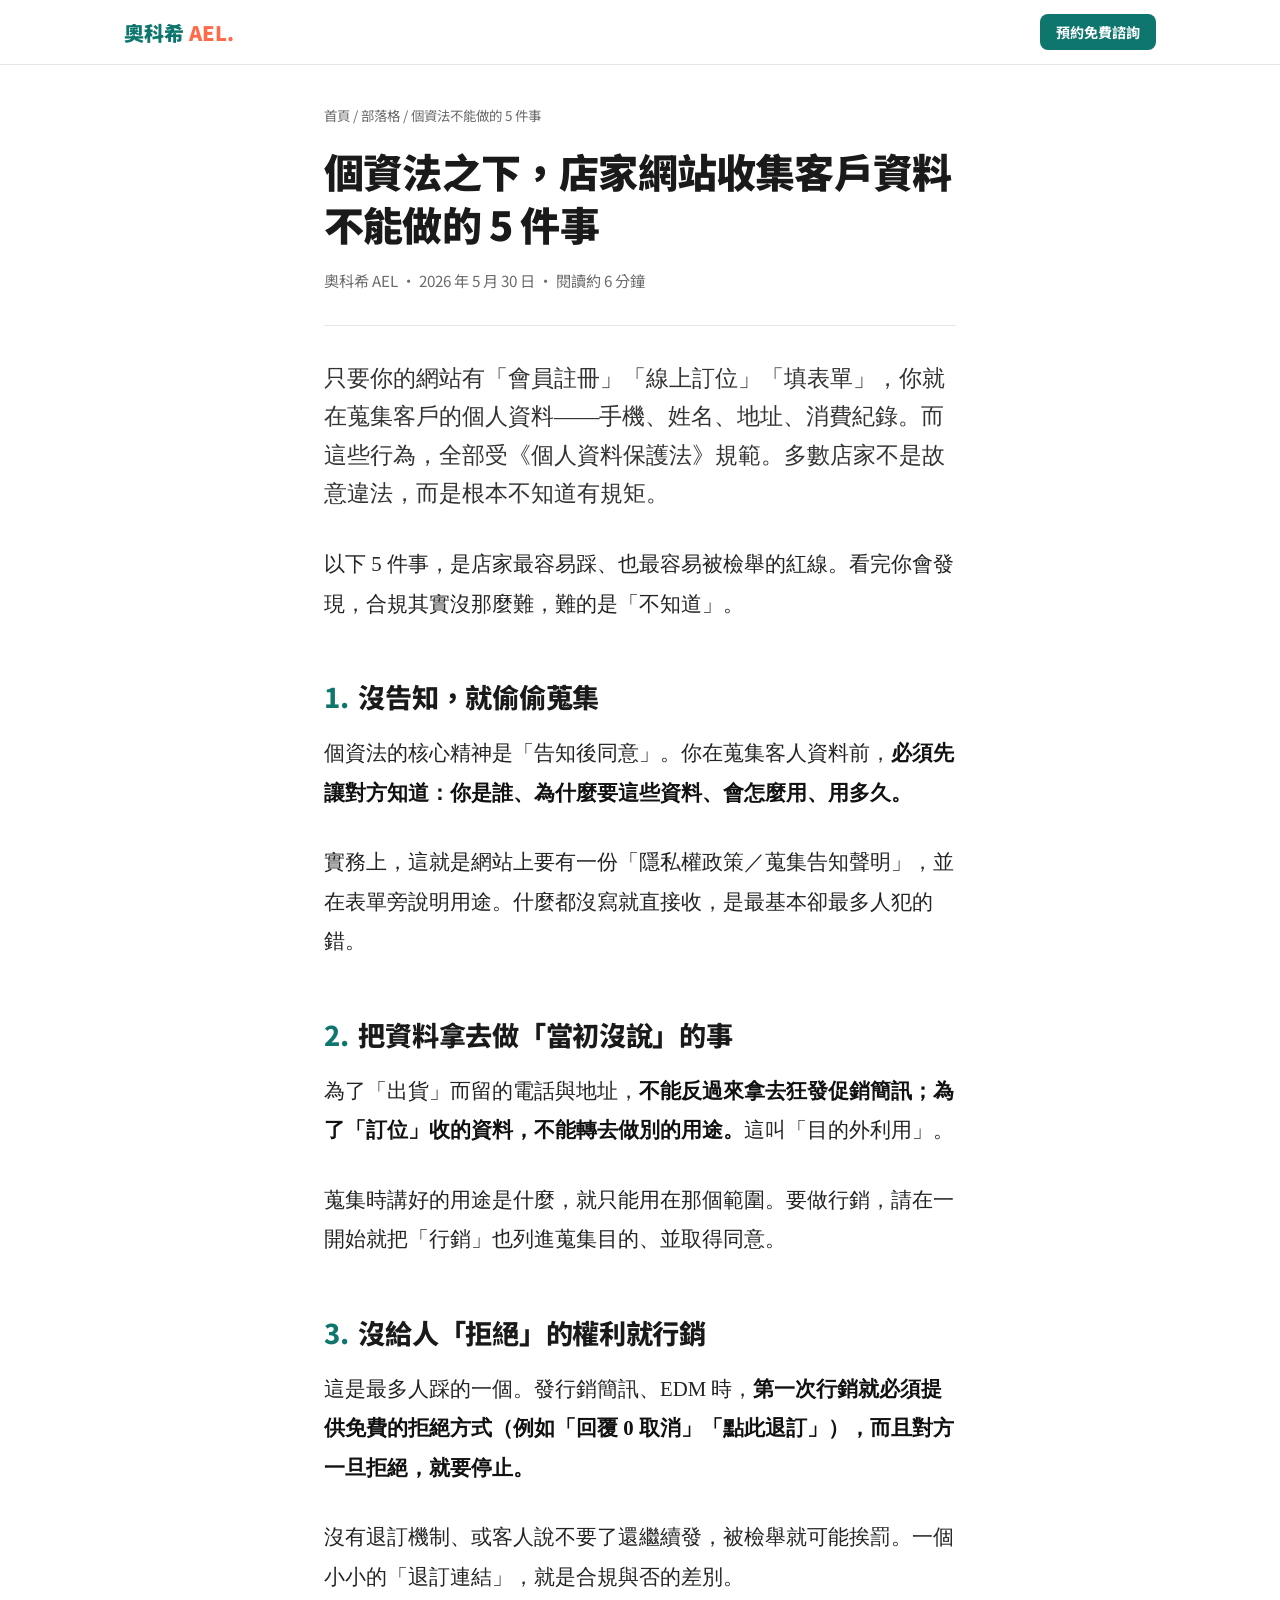
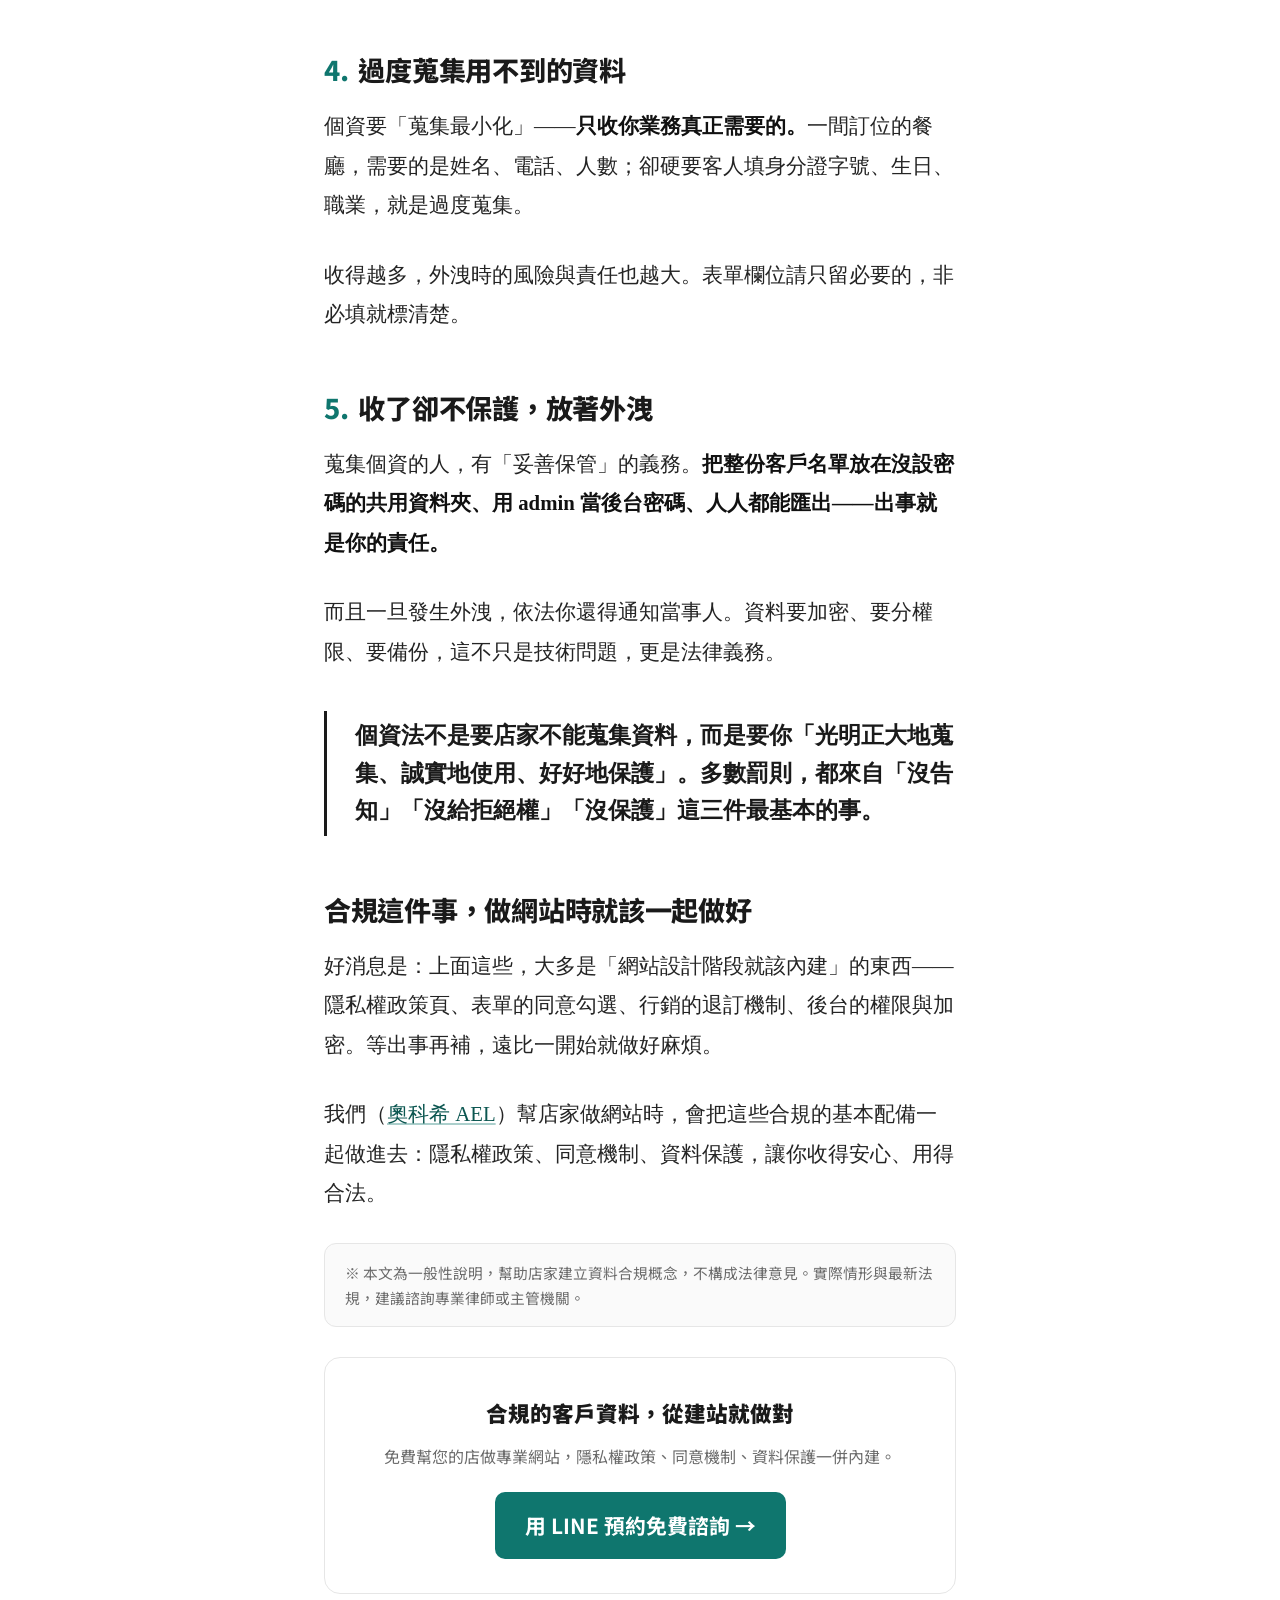
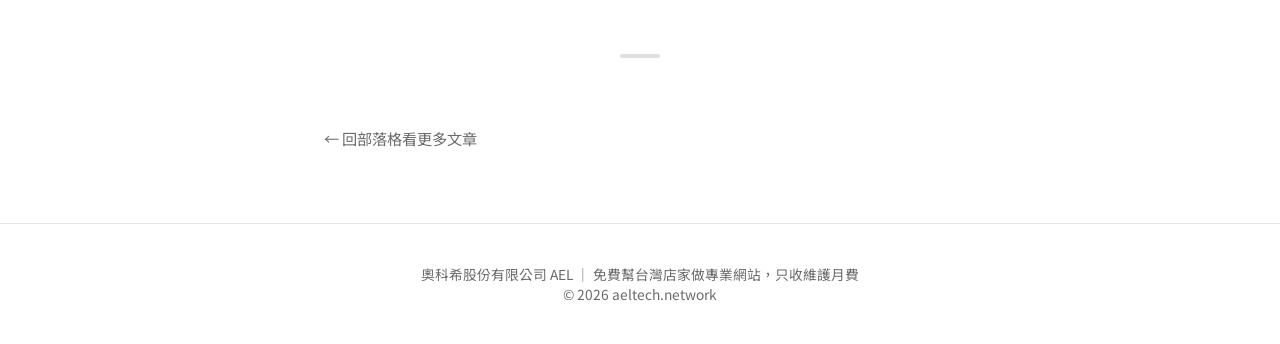
<file: blog/pdpa-customer-data-5-donts.html>
<!DOCTYPE html>
<html lang="zh-Hant">
<head>
<meta charset="UTF-8">
<meta name="viewport" content="width=device-width, initial-scale=1.0">
<title>個資法之下，店家網站收集客戶資料不能做的 5 件事 ｜ 奧科希 AEL</title>
<meta name="description" content="店家網站蒐集客戶手機、地址、會員資料，其實受個資法規範。這篇用白話講 5 件不能做的事：沒告知就蒐集、目的外使用、未經同意行銷、過度蒐集、沒保護就外洩。">
<meta name="keywords" content="個資法,個人資料保護法,隱私權政策,客戶資料保護,店家個資,行銷同意,資料外洩">
<meta name="author" content="奧科希股份有限公司 AEL">
<meta name="robots" content="index,follow">
<meta name="theme-color" content="#0F766E">
<link rel="canonical" href="https://aeltech.network/blog/pdpa-customer-data-5-donts.html">
<link rel="icon" type="image/svg+xml" href="data:image/svg+xml,%3Csvg xmlns='http://www.w3.org/2000/svg' viewBox='0 0 64 64'%3E%3Crect width='64' height='64' rx='14' fill='%230F766E'/%3E%3Ctext x='28' y='46' font-family='sans-serif' font-weight='bold' font-size='40' text-anchor='middle' fill='white'%3EA%3C/text%3E%3Ccircle cx='48' cy='18' r='7' fill='%23FF6B4A'/%3E%3C/svg%3E">
<meta property="og:type" content="article">
<meta property="og:locale" content="zh_TW">
<meta property="og:site_name" content="奧科希 AEL">
<meta property="og:title" content="個資法之下，店家網站收集客戶資料不能做的 5 件事">
<meta property="og:description" content="店家網站蒐集客戶資料受個資法規範，5 件不能做的事一次看懂。">
<meta property="og:url" content="https://aeltech.network/blog/pdpa-customer-data-5-donts.html">
<meta property="og:image" content="https://aeltech.network/og-image.svg">
<script type="application/ld+json">
{
  "@context": "https://schema.org",
  "@type": "Article",
  "headline": "個資法之下，店家網站收集客戶資料不能做的 5 件事",
  "description": "店家網站蒐集客戶資料受個資法規範的 5 件不能做的事。",
  "image": "https://aeltech.network/og-image.svg",
  "datePublished": "2026-05-30",
  "dateModified": "2026-05-30",
  "author": { "@type": "Organization", "name": "奧科希股份有限公司 AEL" },
  "publisher": { "@type": "Organization", "name": "奧科希股份有限公司 AEL", "logo": { "@type": "ImageObject", "url": "https://aeltech.network/og-image.svg" } },
  "mainEntityOfPage": "https://aeltech.network/blog/pdpa-customer-data-5-donts.html"
}
</script>
<script type="application/ld+json">
{
  "@context": "https://schema.org",
  "@type": "BreadcrumbList",
  "itemListElement": [
    { "@type": "ListItem", "position": 1, "name": "首頁", "item": "https://aeltech.network/" },
    { "@type": "ListItem", "position": 2, "name": "部落格", "item": "https://aeltech.network/blog/" },
    { "@type": "ListItem", "position": 3, "name": "個資法不能做的 5 件事" }
  ]
}
</script>
<link rel="preconnect" href="https://fonts.googleapis.com">
<link rel="preconnect" href="https://fonts.gstatic.com" crossorigin>
<link href="https://fonts.googleapis.com/css2?family=Noto+Serif+TC:wght@400;600;700&family=Noto+Sans+TC:wght@500;700;900&display=swap" rel="stylesheet">
<style>
  :root{--text:#242424;--soft:#6B6B6B;--line:#E6E6E6;--teal:#0F766E;--teal-d:#0B5650}
  *{margin:0;padding:0;box-sizing:border-box}
  html{scroll-behavior:smooth}
  body{font-family:'Noto Serif TC',Georgia,'Times New Roman',serif;color:var(--text);background:#fff;-webkit-font-smoothing:antialiased;text-rendering:optimizeLegibility}
  a{color:var(--teal-d);text-decoration:underline;text-underline-offset:2px;text-decoration-color:rgba(15,118,110,.35)}
  nav{border-bottom:1px solid var(--line)}
  .nav-in{max-width:1080px;margin:0 auto;padding:0 24px;height:64px;display:flex;align-items:center;justify-content:space-between;font-family:'Noto Sans TC',sans-serif}
  .logo{font-weight:900;font-size:1.25rem;color:var(--teal);text-decoration:none}
  .logo span{color:#FF6B4A}
  .nav-cta{background:var(--teal);color:#fff;font-weight:700;padding:8px 16px;border-radius:8px;font-size:.88rem;text-decoration:none}
  .container{max-width:680px;margin:0 auto;padding:0 24px}
  .crumb{font-family:'Noto Sans TC',sans-serif;font-size:.84rem;color:var(--soft);padding-top:40px}
  .crumb a{color:var(--soft);text-decoration:none}
  h1{font-family:'Noto Sans TC',sans-serif;font-size:2.5rem;font-weight:900;line-height:1.32;letter-spacing:-.02em;margin:20px 0 18px;color:#1a1a1a}
  .byline{font-family:'Noto Sans TC',sans-serif;color:var(--soft);font-size:.95rem;margin-bottom:34px;padding-bottom:34px;border-bottom:1px solid var(--line)}
  article{font-size:1.3rem;line-height:1.9}
  article p{margin:0 0 30px}
  .lead{font-size:1.42rem;line-height:1.7;color:#333}
  article strong{font-weight:700;color:#111}
  h2{font-family:'Noto Sans TC',sans-serif;font-size:1.7rem;font-weight:800;line-height:1.4;letter-spacing:-.01em;margin:54px 0 18px;color:#1a1a1a}
  h2 .n{color:var(--teal);margin-right:10px}
  article ol{margin:0 0 30px;padding-left:1.4em}
  article li{margin-bottom:14px}
  blockquote{margin:40px 0;padding:6px 0 6px 28px;border-left:3px solid #1a1a1a;font-size:1.46rem;line-height:1.6;color:#1a1a1a;font-weight:600}
  .note{font-family:'Noto Sans TC',sans-serif;font-size:.92rem;line-height:1.7;color:var(--soft);background:#FAFAFA;border:1px solid var(--line);border-radius:12px;padding:16px 20px;margin:0 0 30px}
  .end-rule{width:40px;height:4px;background:#e0e0e0;border-radius:2px;margin:60px auto}
  .cta{font-family:'Noto Sans TC',sans-serif;border:1px solid var(--line);border-radius:16px;padding:34px 30px;text-align:center;margin:14px 0 30px}
  .cta h3{font-size:1.35rem;font-weight:900;margin-bottom:10px;color:#1a1a1a}
  .cta p{font-size:1rem;line-height:1.7;color:var(--soft);margin-bottom:22px}
  .cta a{display:inline-block;background:var(--teal);color:#fff;font-weight:700;padding:14px 30px;border-radius:10px;text-decoration:none}
  .back{display:inline-block;font-family:'Noto Sans TC',sans-serif;margin:6px 0 70px;color:var(--soft);font-size:.95rem;text-decoration:none}
  footer{border-top:1px solid var(--line);padding:40px 0;font-family:'Noto Sans TC',sans-serif;font-size:.86rem;color:var(--soft);text-align:center}
</style>
</head>
<body>

<nav>
  <div class="nav-in">
    <a href="/" class="logo">奧科希 <span>AEL.</span></a>
    <a href="https://line.me/ti/p/~austin2866" target="_blank" rel="noopener" class="nav-cta">預約免費諮詢</a>
  </div>
</nav>

<div class="container">
  <div class="crumb"><a href="/">首頁</a> / <a href="/blog/">部落格</a> / 個資法不能做的 5 件事</div>
  <h1>個資法之下，店家網站收集客戶資料不能做的 5 件事</h1>
  <div class="byline">奧科希 AEL ・ 2026 年 5 月 30 日 ・ 閱讀約 6 分鐘</div>

  <article>
    <p class="lead">只要你的網站有「會員註冊」「線上訂位」「填表單」，你就在蒐集客戶的個人資料——手機、姓名、地址、消費紀錄。而這些行為，全部受《個人資料保護法》規範。多數店家不是故意違法，而是根本不知道有規矩。</p>

    <p>以下 5 件事，是店家最容易踩、也最容易被檢舉的紅線。看完你會發現，合規其實沒那麼難，難的是「不知道」。</p>

    <h2><span class="n">1.</span>沒告知，就偷偷蒐集</h2>
    <p>個資法的核心精神是「告知後同意」。你在蒐集客人資料前，<strong>必須先讓對方知道：你是誰、為什麼要這些資料、會怎麼用、用多久。</strong></p>
    <p>實務上，這就是網站上要有一份「隱私權政策／蒐集告知聲明」，並在表單旁說明用途。什麼都沒寫就直接收，是最基本卻最多人犯的錯。</p>

    <h2><span class="n">2.</span>把資料拿去做「當初沒說」的事</h2>
    <p>為了「出貨」而留的電話與地址，<strong>不能反過來拿去狂發促銷簡訊；為了「訂位」收的資料，不能轉去做別的用途。</strong>這叫「目的外利用」。</p>
    <p>蒐集時講好的用途是什麼，就只能用在那個範圍。要做行銷，請在一開始就把「行銷」也列進蒐集目的、並取得同意。</p>

    <h2><span class="n">3.</span>沒給人「拒絕」的權利就行銷</h2>
    <p>這是最多人踩的一個。發行銷簡訊、EDM 時，<strong>第一次行銷就必須提供免費的拒絕方式（例如「回覆 0 取消」「點此退訂」），而且對方一旦拒絕，就要停止。</strong></p>
    <p>沒有退訂機制、或客人說不要了還繼續發，被檢舉就可能挨罰。一個小小的「退訂連結」，就是合規與否的差別。</p>

    <h2><span class="n">4.</span>過度蒐集用不到的資料</h2>
    <p>個資要「蒐集最小化」——<strong>只收你業務真正需要的。</strong>一間訂位的餐廳，需要的是姓名、電話、人數；卻硬要客人填身分證字號、生日、職業，就是過度蒐集。</p>
    <p>收得越多，外洩時的風險與責任也越大。表單欄位請只留必要的，非必填就標清楚。</p>

    <h2><span class="n">5.</span>收了卻不保護，放著外洩</h2>
    <p>蒐集個資的人，有「妥善保管」的義務。<strong>把整份客戶名單放在沒設密碼的共用資料夾、用 admin 當後台密碼、人人都能匯出——出事就是你的責任。</strong></p>
    <p>而且一旦發生外洩，依法你還得通知當事人。資料要加密、要分權限、要備份，這不只是技術問題，更是法律義務。</p>

    <blockquote>個資法不是要店家不能蒐集資料，而是要你「光明正大地蒐集、誠實地使用、好好地保護」。多數罰則，都來自「沒告知」「沒給拒絕權」「沒保護」這三件最基本的事。</blockquote>

    <h2>合規這件事，做網站時就該一起做好</h2>
    <p>好消息是：上面這些，大多是「網站設計階段就該內建」的東西——隱私權政策頁、表單的同意勾選、行銷的退訂機制、後台的權限與加密。等出事再補，遠比一開始就做好麻煩。</p>
    <p>我們（<a href="/">奧科希 AEL</a>）幫店家做網站時，會把這些合規的基本配備一起做進去：隱私權政策、同意機制、資料保護，讓你收得安心、用得合法。</p>

    <p class="note">※ 本文為一般性說明，幫助店家建立資料合規概念，不構成法律意見。實際情形與最新法規，建議諮詢專業律師或主管機關。</p>

    <div class="cta">
      <h3>合規的客戶資料，從建站就做對</h3>
      <p>免費幫您的店做專業網站，隱私權政策、同意機制、資料保護一併內建。</p>
      <a href="https://line.me/ti/p/~austin2866" target="_blank" rel="noopener">用 LINE 預約免費諮詢 →</a>
    </div>

    <div class="end-rule"></div>
    <a href="/blog/" class="back">← 回部落格看更多文章</a>
  </article>
</div>

<footer>
  奧科希股份有限公司 AEL ｜ 免費幫台灣店家做專業網站，只收維護月費<br>
  © 2026 aeltech.network
</footer>

</body>
</html>
</file>
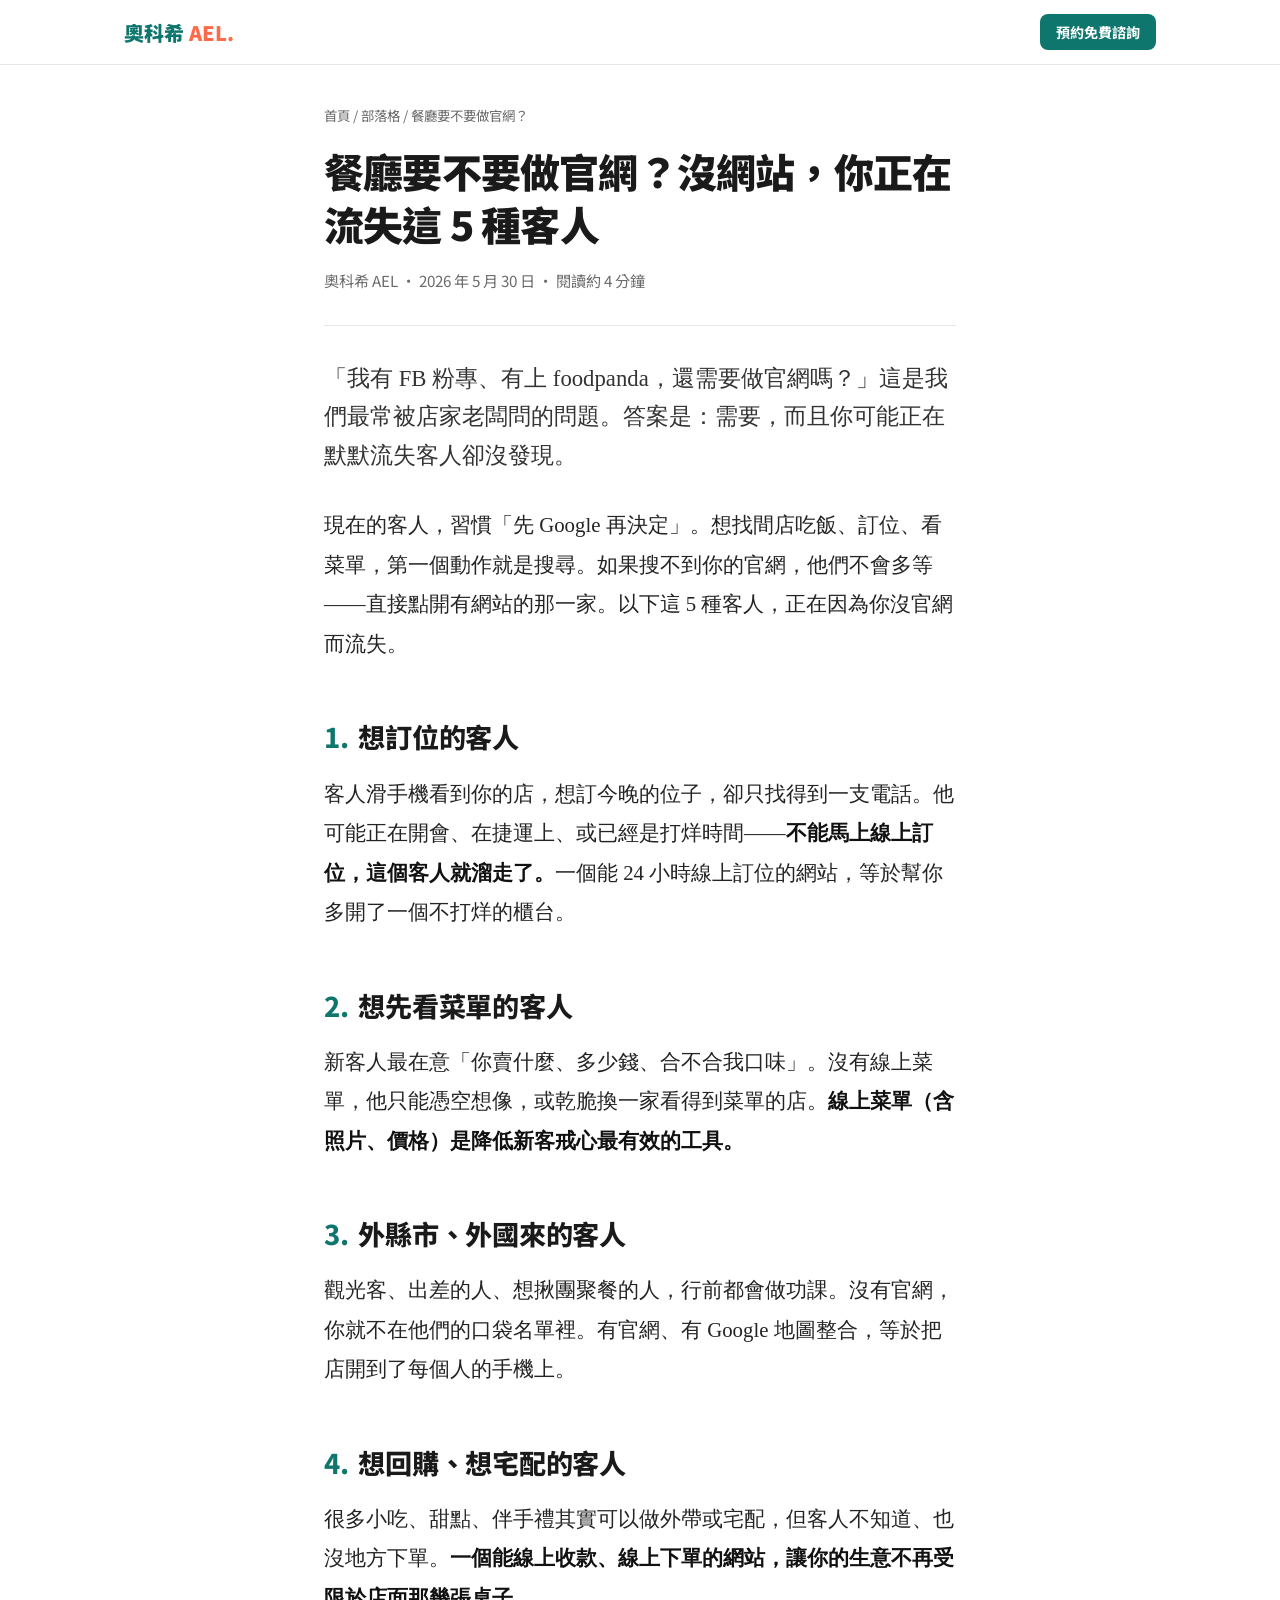
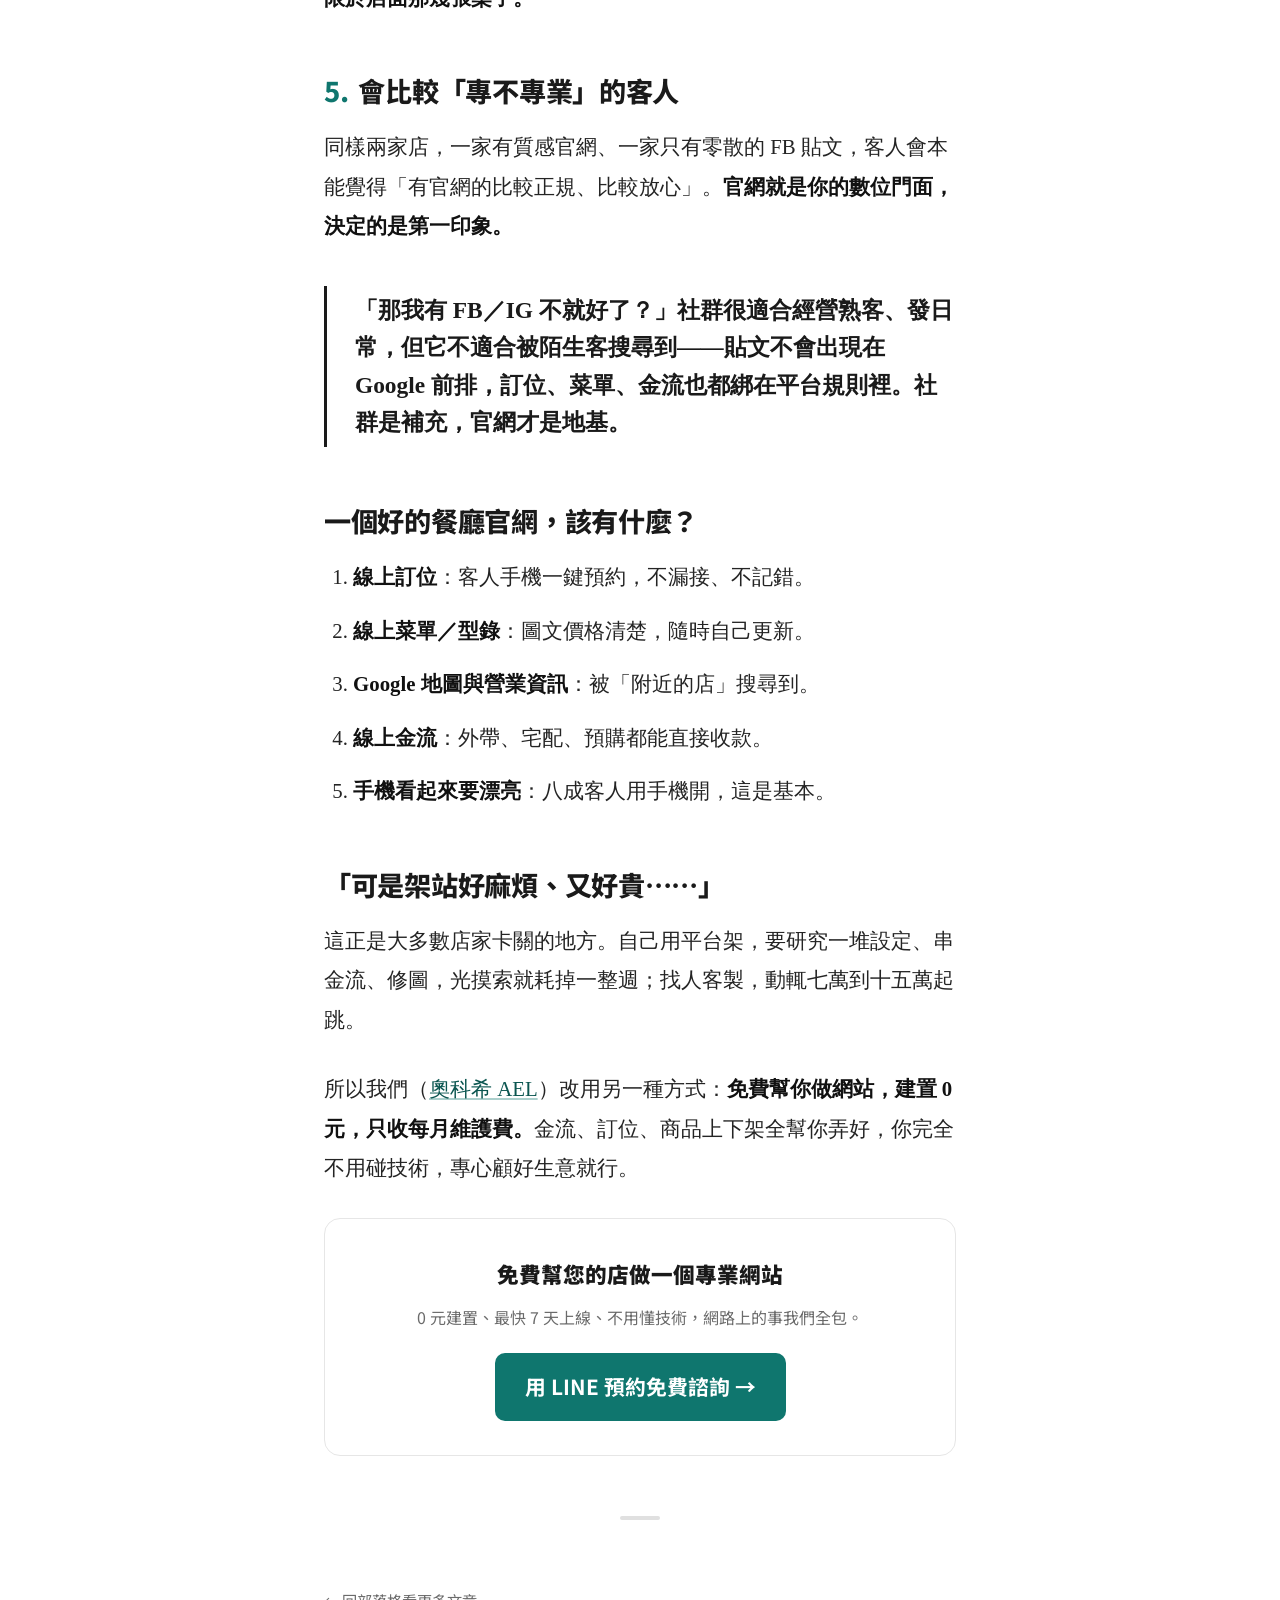
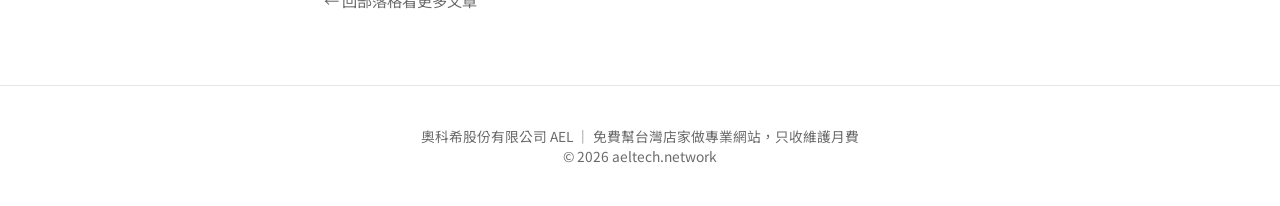
<file: blog/restaurant-need-website.html>
<!DOCTYPE html>
<html lang="zh-Hant">
<head>
<meta charset="UTF-8">
<meta name="viewport" content="width=device-width, initial-scale=1.0">
<title>餐廳要不要做官網？沒網站你正在流失的 5 種客人 ｜ 奧科希 AEL</title>
<meta name="description" content="2026 年餐廳、小吃店還需要官網嗎？只有 FB/IG 就夠了嗎？這篇用 5 種「正在流失的客人」帶你看清楚沒官網的代價，以及一個好的餐廳網站該有哪些功能。">
<meta name="keywords" content="餐廳官網,餐廳網站,小吃店網站,餐廳要不要做網站,線上訂位,餐廳行銷,店家官網">
<meta name="author" content="奧科希股份有限公司 AEL">
<meta name="robots" content="index,follow">
<meta name="theme-color" content="#0F766E">
<link rel="canonical" href="https://aeltech.network/blog/restaurant-need-website.html">
<link rel="icon" type="image/svg+xml" href="data:image/svg+xml,%3Csvg xmlns='http://www.w3.org/2000/svg' viewBox='0 0 64 64'%3E%3Crect width='64' height='64' rx='14' fill='%230F766E'/%3E%3Ctext x='28' y='46' font-family='sans-serif' font-weight='bold' font-size='40' text-anchor='middle' fill='white'%3EA%3C/text%3E%3Ccircle cx='48' cy='18' r='7' fill='%23FF6B4A'/%3E%3C/svg%3E">
<meta property="og:type" content="article">
<meta property="og:locale" content="zh_TW">
<meta property="og:site_name" content="奧科希 AEL">
<meta property="og:title" content="餐廳要不要做官網？沒網站你正在流失的 5 種客人">
<meta property="og:description" content="只有 FB/IG 就夠了嗎？5 種正在流失的客人，看清楚沒官網的代價。">
<meta property="og:url" content="https://aeltech.network/blog/restaurant-need-website.html">
<meta property="og:image" content="https://aeltech.network/og-image.svg">
<script type="application/ld+json">
{
  "@context": "https://schema.org",
  "@type": "Article",
  "headline": "餐廳要不要做官網？沒網站你正在流失的 5 種客人",
  "description": "2026 年餐廳、小吃店還需要官網嗎？只有 FB/IG 就夠了嗎？這篇帶你看清楚沒官網的代價。",
  "image": "https://aeltech.network/og-image.svg",
  "datePublished": "2026-05-30",
  "dateModified": "2026-05-30",
  "author": { "@type": "Organization", "name": "奧科希股份有限公司 AEL" },
  "publisher": { "@type": "Organization", "name": "奧科希股份有限公司 AEL", "logo": { "@type": "ImageObject", "url": "https://aeltech.network/og-image.svg" } },
  "mainEntityOfPage": "https://aeltech.network/blog/restaurant-need-website.html"
}
</script>
<script type="application/ld+json">
{
  "@context": "https://schema.org",
  "@type": "BreadcrumbList",
  "itemListElement": [
    { "@type": "ListItem", "position": 1, "name": "首頁", "item": "https://aeltech.network/" },
    { "@type": "ListItem", "position": 2, "name": "部落格", "item": "https://aeltech.network/blog/" },
    { "@type": "ListItem", "position": 3, "name": "餐廳要不要做官網？" }
  ]
}
</script>
<link rel="preconnect" href="https://fonts.googleapis.com">
<link rel="preconnect" href="https://fonts.gstatic.com" crossorigin>
<link href="https://fonts.googleapis.com/css2?family=Noto+Serif+TC:wght@400;600;700&family=Noto+Sans+TC:wght@500;700;900&display=swap" rel="stylesheet">
<style>
  :root{--text:#242424;--soft:#6B6B6B;--line:#E6E6E6;--teal:#0F766E;--teal-d:#0B5650}
  *{margin:0;padding:0;box-sizing:border-box}
  html{scroll-behavior:smooth}
  body{font-family:'Noto Serif TC',Georgia,'Times New Roman',serif;color:var(--text);background:#fff;-webkit-font-smoothing:antialiased;text-rendering:optimizeLegibility}
  a{color:var(--teal-d);text-decoration:underline;text-underline-offset:2px;text-decoration-color:rgba(15,118,110,.35)}
  nav{border-bottom:1px solid var(--line)}
  .nav-in{max-width:1080px;margin:0 auto;padding:0 24px;height:64px;display:flex;align-items:center;justify-content:space-between;font-family:'Noto Sans TC',sans-serif}
  .logo{font-weight:900;font-size:1.25rem;color:var(--teal);text-decoration:none}
  .logo span{color:#FF6B4A}
  .nav-cta{background:var(--teal);color:#fff;font-weight:700;padding:8px 16px;border-radius:8px;font-size:.88rem;text-decoration:none}
  .container{max-width:680px;margin:0 auto;padding:0 24px}
  .crumb{font-family:'Noto Sans TC',sans-serif;font-size:.84rem;color:var(--soft);padding-top:40px}
  .crumb a{color:var(--soft);text-decoration:none}
  h1{font-family:'Noto Sans TC',sans-serif;font-size:2.5rem;font-weight:900;line-height:1.32;letter-spacing:-.02em;margin:20px 0 18px;color:#1a1a1a}
  .byline{font-family:'Noto Sans TC',sans-serif;color:var(--soft);font-size:.95rem;margin-bottom:34px;padding-bottom:34px;border-bottom:1px solid var(--line)}
  article{font-size:1.3rem;line-height:1.9}
  article p{margin:0 0 30px}
  .lead{font-size:1.42rem;line-height:1.7;color:#333}
  article strong{font-weight:700;color:#111}
  h2{font-family:'Noto Sans TC',sans-serif;font-size:1.7rem;font-weight:800;line-height:1.4;letter-spacing:-.01em;margin:54px 0 18px;color:#1a1a1a}
  h2 .n{color:var(--teal);margin-right:10px}
  article ol{margin:0 0 30px;padding-left:1.4em}
  article li{margin-bottom:14px}
  blockquote{margin:40px 0;padding:6px 0 6px 28px;border-left:3px solid #1a1a1a;font-size:1.46rem;line-height:1.6;color:#1a1a1a;font-weight:600}
  .end-rule{width:40px;height:4px;background:#e0e0e0;border-radius:2px;margin:60px auto}
  .cta{font-family:'Noto Sans TC',sans-serif;border:1px solid var(--line);border-radius:16px;padding:34px 30px;text-align:center;margin:14px 0 30px}
  .cta h3{font-size:1.35rem;font-weight:900;margin-bottom:10px;color:#1a1a1a}
  .cta p{font-size:1rem;line-height:1.7;color:var(--soft);margin-bottom:22px}
  .cta a{display:inline-block;background:var(--teal);color:#fff;font-weight:700;padding:14px 30px;border-radius:10px;text-decoration:none}
  .back{display:inline-block;font-family:'Noto Sans TC',sans-serif;margin:6px 0 70px;color:var(--soft);font-size:.95rem;text-decoration:none}
  footer{border-top:1px solid var(--line);padding:40px 0;font-family:'Noto Sans TC',sans-serif;font-size:.86rem;color:var(--soft);text-align:center}
</style>
</head>
<body>

<nav>
  <div class="nav-in">
    <a href="/" class="logo">奧科希 <span>AEL.</span></a>
    <a href="https://line.me/ti/p/~austin2866" target="_blank" rel="noopener" class="nav-cta">預約免費諮詢</a>
  </div>
</nav>

<div class="container">
  <div class="crumb"><a href="/">首頁</a> / <a href="/blog/">部落格</a> / 餐廳要不要做官網？</div>
  <h1>餐廳要不要做官網？沒網站，你正在流失這 5 種客人</h1>
  <div class="byline">奧科希 AEL ・ 2026 年 5 月 30 日 ・ 閱讀約 4 分鐘</div>

  <article>
    <p class="lead">「我有 FB 粉專、有上 foodpanda，還需要做官網嗎？」這是我們最常被店家老闆問的問題。答案是：需要，而且你可能正在默默流失客人卻沒發現。</p>

    <p>現在的客人，習慣「先 Google 再決定」。想找間店吃飯、訂位、看菜單，第一個動作就是搜尋。如果搜不到你的官網，他們不會多等——直接點開有網站的那一家。以下這 5 種客人，正在因為你沒官網而流失。</p>

    <h2><span class="n">1.</span>想訂位的客人</h2>
    <p>客人滑手機看到你的店，想訂今晚的位子，卻只找得到一支電話。他可能正在開會、在捷運上、或已經是打烊時間——<strong>不能馬上線上訂位，這個客人就溜走了。</strong>一個能 24 小時線上訂位的網站，等於幫你多開了一個不打烊的櫃台。</p>

    <h2><span class="n">2.</span>想先看菜單的客人</h2>
    <p>新客人最在意「你賣什麼、多少錢、合不合我口味」。沒有線上菜單，他只能憑空想像，或乾脆換一家看得到菜單的店。<strong>線上菜單（含照片、價格）是降低新客戒心最有效的工具。</strong></p>

    <h2><span class="n">3.</span>外縣市、外國來的客人</h2>
    <p>觀光客、出差的人、想揪團聚餐的人，行前都會做功課。沒有官網，你就不在他們的口袋名單裡。有官網、有 Google 地圖整合，等於把店開到了每個人的手機上。</p>

    <h2><span class="n">4.</span>想回購、想宅配的客人</h2>
    <p>很多小吃、甜點、伴手禮其實可以做外帶或宅配，但客人不知道、也沒地方下單。<strong>一個能線上收款、線上下單的網站，讓你的生意不再受限於店面那幾張桌子。</strong></p>

    <h2><span class="n">5.</span>會比較「專不專業」的客人</h2>
    <p>同樣兩家店，一家有質感官網、一家只有零散的 FB 貼文，客人會本能覺得「有官網的比較正規、比較放心」。<strong>官網就是你的數位門面，決定的是第一印象。</strong></p>

    <blockquote>「那我有 FB／IG 不就好了？」社群很適合經營熟客、發日常，但它不適合被陌生客搜尋到——貼文不會出現在 Google 前排，訂位、菜單、金流也都綁在平台規則裡。社群是補充，官網才是地基。</blockquote>

    <h2>一個好的餐廳官網，該有什麼？</h2>
    <ol>
      <li><strong>線上訂位</strong>：客人手機一鍵預約，不漏接、不記錯。</li>
      <li><strong>線上菜單／型錄</strong>：圖文價格清楚，隨時自己更新。</li>
      <li><strong>Google 地圖與營業資訊</strong>：被「附近的店」搜尋到。</li>
      <li><strong>線上金流</strong>：外帶、宅配、預購都能直接收款。</li>
      <li><strong>手機看起來要漂亮</strong>：八成客人用手機開，這是基本。</li>
    </ol>

    <h2>「可是架站好麻煩、又好貴⋯⋯」</h2>
    <p>這正是大多數店家卡關的地方。自己用平台架，要研究一堆設定、串金流、修圖，光摸索就耗掉一整週；找人客製，動輒七萬到十五萬起跳。</p>
    <p>所以我們（<a href="/">奧科希 AEL</a>）改用另一種方式：<strong>免費幫你做網站，建置 0 元，只收每月維護費。</strong>金流、訂位、商品上下架全幫你弄好，你完全不用碰技術，專心顧好生意就行。</p>

    <div class="cta">
      <h3>免費幫您的店做一個專業網站</h3>
      <p>0 元建置、最快 7 天上線、不用懂技術，網路上的事我們全包。</p>
      <a href="https://line.me/ti/p/~austin2866" target="_blank" rel="noopener">用 LINE 預約免費諮詢 →</a>
    </div>

    <div class="end-rule"></div>
    <a href="/blog/" class="back">← 回部落格看更多文章</a>
  </article>
</div>

<footer>
  奧科希股份有限公司 AEL ｜ 免費幫台灣店家做專業網站，只收維護月費<br>
  © 2026 aeltech.network
</footer>

</body>
</html>
</file>
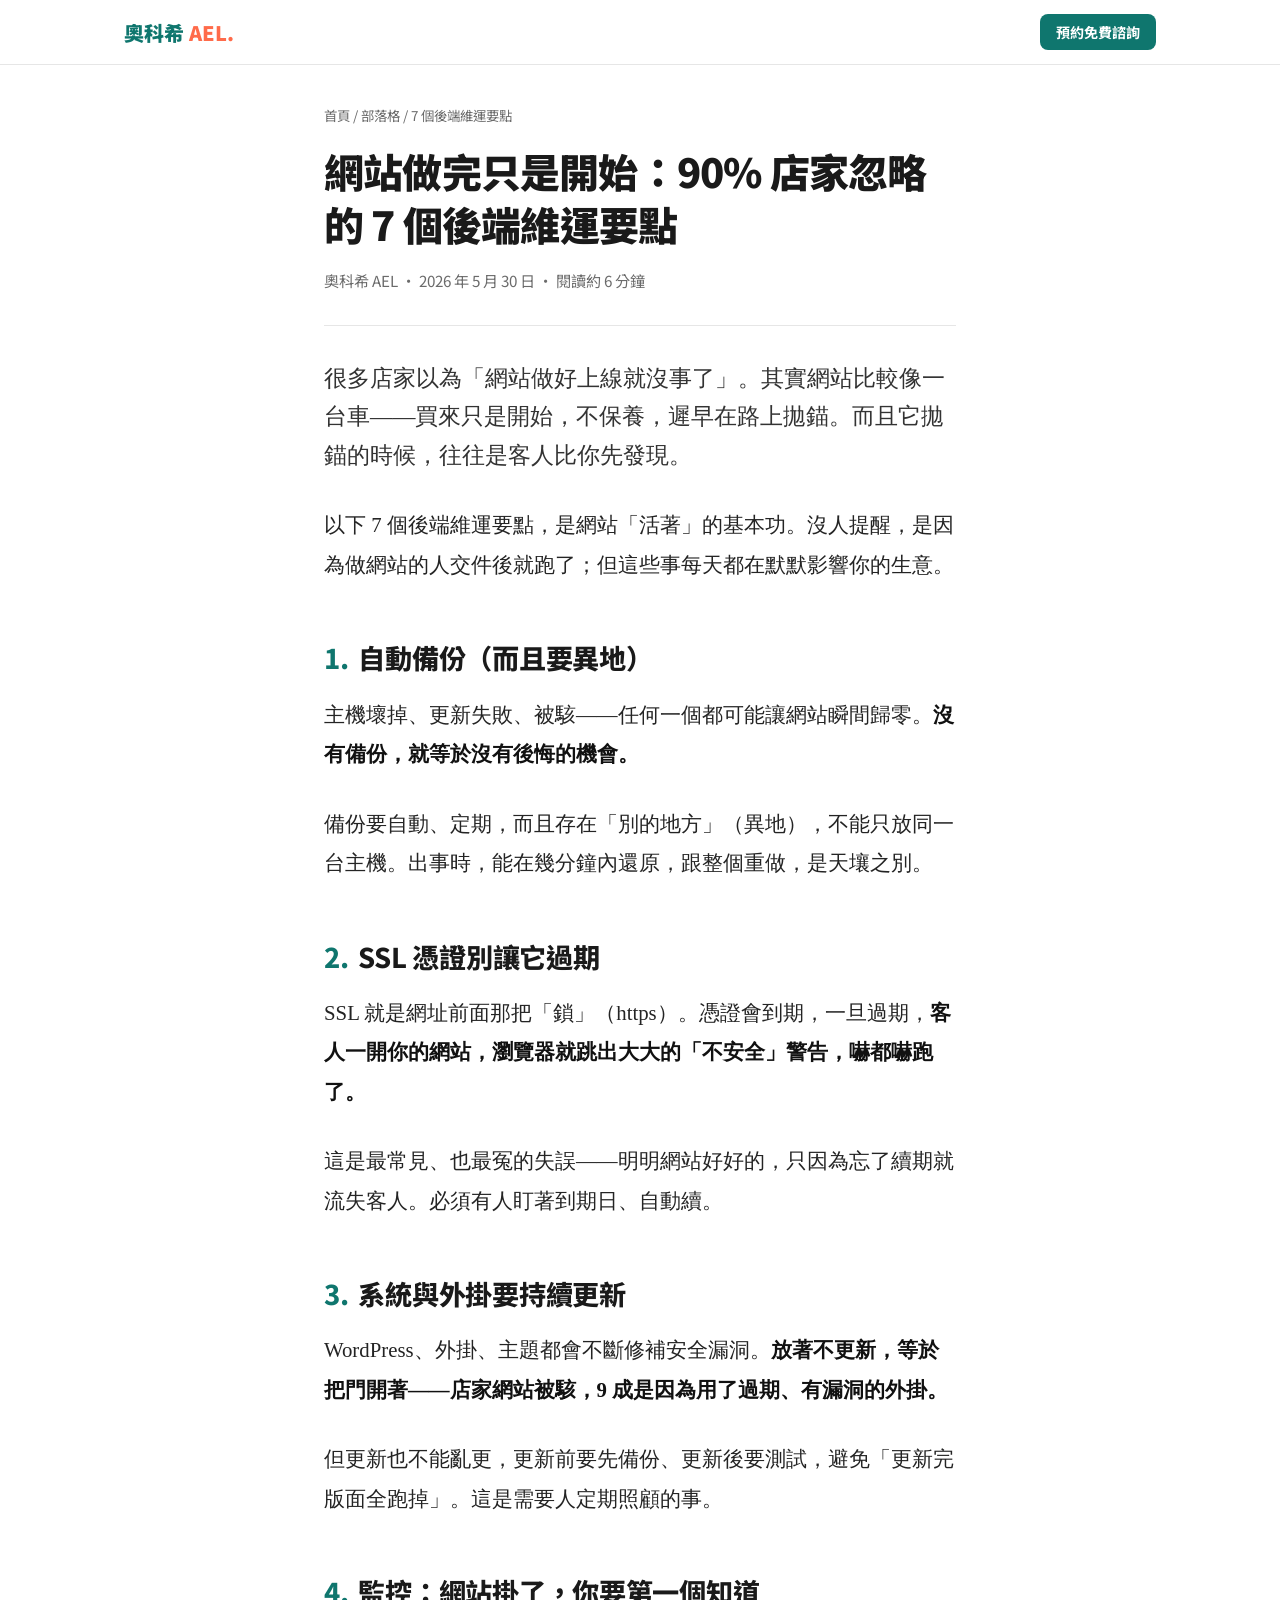
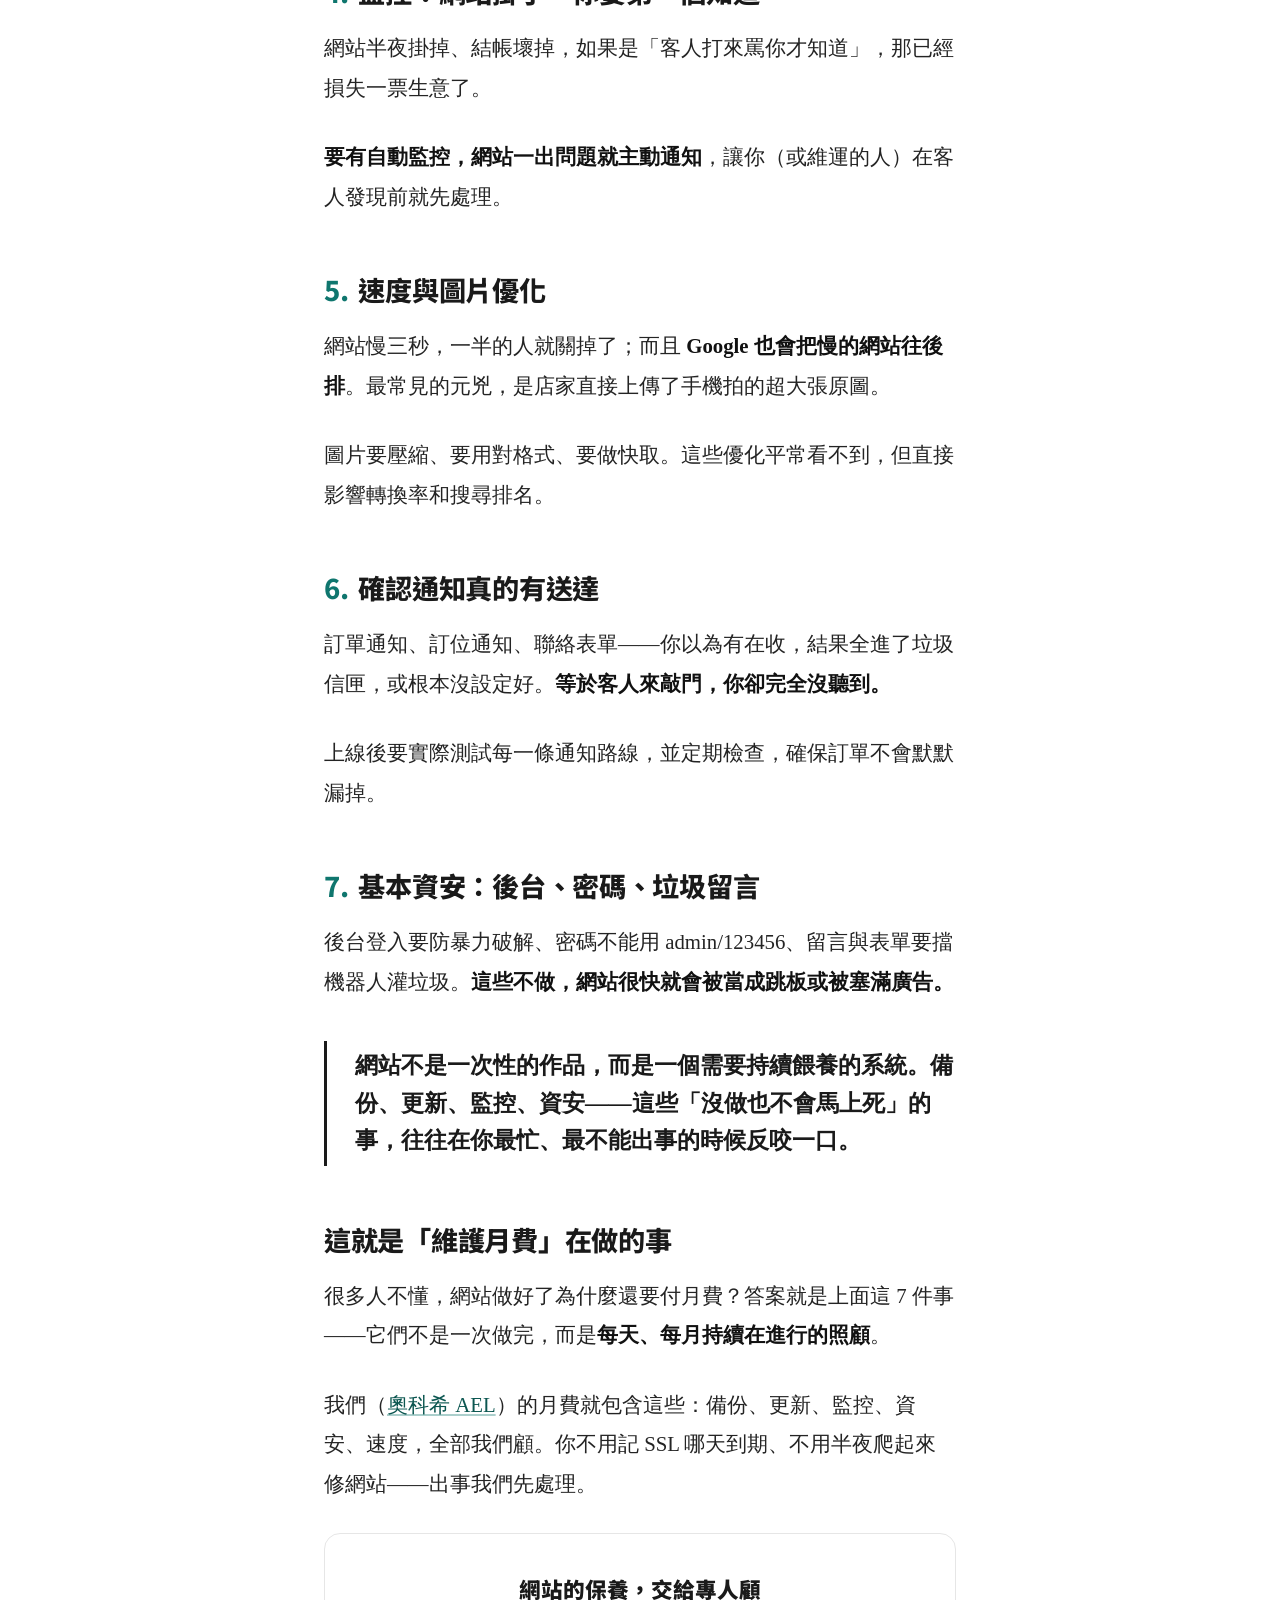
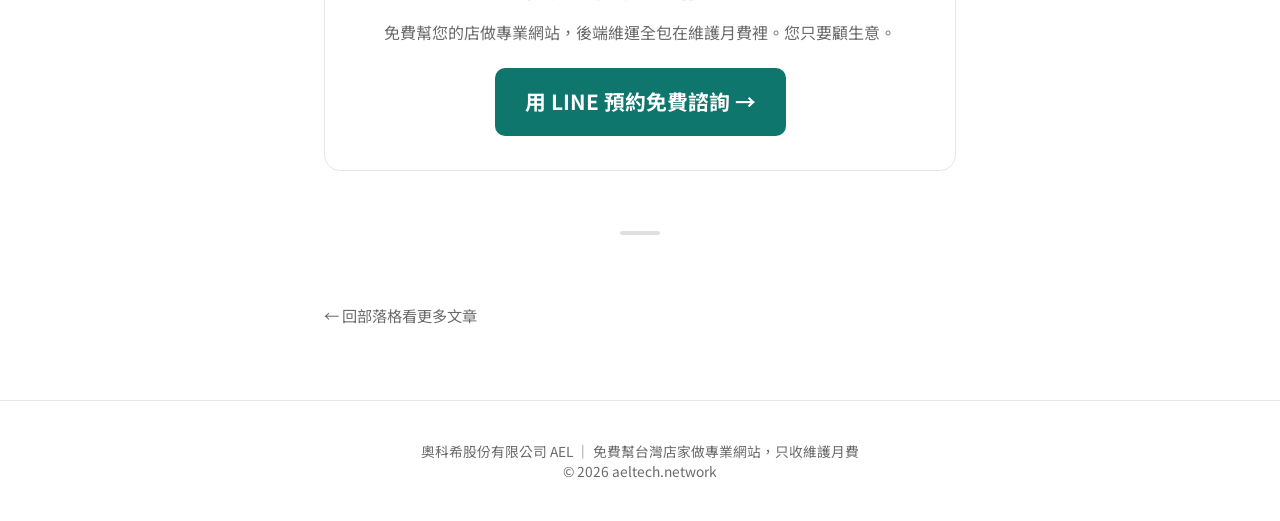
<file: blog/website-maintenance-7-points.html>
<!DOCTYPE html>
<html lang="zh-Hant">
<head>
<meta charset="UTF-8">
<meta name="viewport" content="width=device-width, initial-scale=1.0">
<title>網站做完只是開始：90% 店家忽略的 7 個後端維運要點 ｜ 奧科希 AEL</title>
<meta name="description" content="網站上線不是終點。備份、SSL 憑證、外掛更新、監控、速度、通知、資安——這 7 個後端維運要點沒顧好，輕則客人看到「不安全」，重則被駭、漏單、資料全失。">
<meta name="keywords" content="網站維運,網站維護,SSL憑證,網站備份,WordPress 安全,網站監控,網站速度">
<meta name="author" content="奧科希股份有限公司 AEL">
<meta name="robots" content="index,follow">
<meta name="theme-color" content="#0F766E">
<link rel="canonical" href="https://aeltech.network/blog/website-maintenance-7-points.html">
<link rel="icon" type="image/svg+xml" href="data:image/svg+xml,%3Csvg xmlns='http://www.w3.org/2000/svg' viewBox='0 0 64 64'%3E%3Crect width='64' height='64' rx='14' fill='%230F766E'/%3E%3Ctext x='28' y='46' font-family='sans-serif' font-weight='bold' font-size='40' text-anchor='middle' fill='white'%3EA%3C/text%3E%3Ccircle cx='48' cy='18' r='7' fill='%23FF6B4A'/%3E%3C/svg%3E">
<meta property="og:type" content="article">
<meta property="og:locale" content="zh_TW">
<meta property="og:site_name" content="奧科希 AEL">
<meta property="og:title" content="網站做完只是開始：90% 店家忽略的 7 個後端維運要點">
<meta property="og:description" content="備份、SSL、更新、監控、速度、通知、資安——上線後真正要顧的 7 件事。">
<meta property="og:url" content="https://aeltech.network/blog/website-maintenance-7-points.html">
<meta property="og:image" content="https://aeltech.network/og-image.svg">
<script type="application/ld+json">
{
  "@context": "https://schema.org",
  "@type": "Article",
  "headline": "網站做完只是開始：90% 店家忽略的 7 個後端維運要點",
  "description": "網站上線後真正要顧的 7 個後端維運要點。",
  "image": "https://aeltech.network/og-image.svg",
  "datePublished": "2026-05-30",
  "dateModified": "2026-05-30",
  "author": { "@type": "Organization", "name": "奧科希股份有限公司 AEL" },
  "publisher": { "@type": "Organization", "name": "奧科希股份有限公司 AEL", "logo": { "@type": "ImageObject", "url": "https://aeltech.network/og-image.svg" } },
  "mainEntityOfPage": "https://aeltech.network/blog/website-maintenance-7-points.html"
}
</script>
<script type="application/ld+json">
{
  "@context": "https://schema.org",
  "@type": "BreadcrumbList",
  "itemListElement": [
    { "@type": "ListItem", "position": 1, "name": "首頁", "item": "https://aeltech.network/" },
    { "@type": "ListItem", "position": 2, "name": "部落格", "item": "https://aeltech.network/blog/" },
    { "@type": "ListItem", "position": 3, "name": "7 個後端維運要點" }
  ]
}
</script>
<link rel="preconnect" href="https://fonts.googleapis.com">
<link rel="preconnect" href="https://fonts.gstatic.com" crossorigin>
<link href="https://fonts.googleapis.com/css2?family=Noto+Serif+TC:wght@400;600;700&family=Noto+Sans+TC:wght@500;700;900&display=swap" rel="stylesheet">
<style>
  :root{--text:#242424;--soft:#6B6B6B;--line:#E6E6E6;--teal:#0F766E;--teal-d:#0B5650}
  *{margin:0;padding:0;box-sizing:border-box}
  html{scroll-behavior:smooth}
  body{font-family:'Noto Serif TC',Georgia,'Times New Roman',serif;color:var(--text);background:#fff;-webkit-font-smoothing:antialiased;text-rendering:optimizeLegibility}
  a{color:var(--teal-d);text-decoration:underline;text-underline-offset:2px;text-decoration-color:rgba(15,118,110,.35)}
  nav{border-bottom:1px solid var(--line)}
  .nav-in{max-width:1080px;margin:0 auto;padding:0 24px;height:64px;display:flex;align-items:center;justify-content:space-between;font-family:'Noto Sans TC',sans-serif}
  .logo{font-weight:900;font-size:1.25rem;color:var(--teal);text-decoration:none}
  .logo span{color:#FF6B4A}
  .nav-cta{background:var(--teal);color:#fff;font-weight:700;padding:8px 16px;border-radius:8px;font-size:.88rem;text-decoration:none}
  .container{max-width:680px;margin:0 auto;padding:0 24px}
  .crumb{font-family:'Noto Sans TC',sans-serif;font-size:.84rem;color:var(--soft);padding-top:40px}
  .crumb a{color:var(--soft);text-decoration:none}
  h1{font-family:'Noto Sans TC',sans-serif;font-size:2.5rem;font-weight:900;line-height:1.32;letter-spacing:-.02em;margin:20px 0 18px;color:#1a1a1a}
  .byline{font-family:'Noto Sans TC',sans-serif;color:var(--soft);font-size:.95rem;margin-bottom:34px;padding-bottom:34px;border-bottom:1px solid var(--line)}
  article{font-size:1.3rem;line-height:1.9}
  article p{margin:0 0 30px}
  .lead{font-size:1.42rem;line-height:1.7;color:#333}
  article strong{font-weight:700;color:#111}
  h2{font-family:'Noto Sans TC',sans-serif;font-size:1.7rem;font-weight:800;line-height:1.4;letter-spacing:-.01em;margin:54px 0 18px;color:#1a1a1a}
  h2 .n{color:var(--teal);margin-right:10px}
  article ol{margin:0 0 30px;padding-left:1.4em}
  article li{margin-bottom:14px}
  blockquote{margin:40px 0;padding:6px 0 6px 28px;border-left:3px solid #1a1a1a;font-size:1.46rem;line-height:1.6;color:#1a1a1a;font-weight:600}
  .end-rule{width:40px;height:4px;background:#e0e0e0;border-radius:2px;margin:60px auto}
  .cta{font-family:'Noto Sans TC',sans-serif;border:1px solid var(--line);border-radius:16px;padding:34px 30px;text-align:center;margin:14px 0 30px}
  .cta h3{font-size:1.35rem;font-weight:900;margin-bottom:10px;color:#1a1a1a}
  .cta p{font-size:1rem;line-height:1.7;color:var(--soft);margin-bottom:22px}
  .cta a{display:inline-block;background:var(--teal);color:#fff;font-weight:700;padding:14px 30px;border-radius:10px;text-decoration:none}
  .back{display:inline-block;font-family:'Noto Sans TC',sans-serif;margin:6px 0 70px;color:var(--soft);font-size:.95rem;text-decoration:none}
  footer{border-top:1px solid var(--line);padding:40px 0;font-family:'Noto Sans TC',sans-serif;font-size:.86rem;color:var(--soft);text-align:center}
</style>
</head>
<body>

<nav>
  <div class="nav-in">
    <a href="/" class="logo">奧科希 <span>AEL.</span></a>
    <a href="https://line.me/ti/p/~austin2866" target="_blank" rel="noopener" class="nav-cta">預約免費諮詢</a>
  </div>
</nav>

<div class="container">
  <div class="crumb"><a href="/">首頁</a> / <a href="/blog/">部落格</a> / 7 個後端維運要點</div>
  <h1>網站做完只是開始：90% 店家忽略的 7 個後端維運要點</h1>
  <div class="byline">奧科希 AEL ・ 2026 年 5 月 30 日 ・ 閱讀約 6 分鐘</div>

  <article>
    <p class="lead">很多店家以為「網站做好上線就沒事了」。其實網站比較像一台車——買來只是開始，不保養，遲早在路上拋錨。而且它拋錨的時候，往往是客人比你先發現。</p>

    <p>以下 7 個後端維運要點，是網站「活著」的基本功。沒人提醒，是因為做網站的人交件後就跑了；但這些事每天都在默默影響你的生意。</p>

    <h2><span class="n">1.</span>自動備份（而且要異地）</h2>
    <p>主機壞掉、更新失敗、被駭——任何一個都可能讓網站瞬間歸零。<strong>沒有備份，就等於沒有後悔的機會。</strong></p>
    <p>備份要自動、定期，而且存在「別的地方」（異地），不能只放同一台主機。出事時，能在幾分鐘內還原，跟整個重做，是天壤之別。</p>

    <h2><span class="n">2.</span>SSL 憑證別讓它過期</h2>
    <p>SSL 就是網址前面那把「鎖」（https）。憑證會到期，一旦過期，<strong>客人一開你的網站，瀏覽器就跳出大大的「不安全」警告，嚇都嚇跑了。</strong></p>
    <p>這是最常見、也最冤的失誤——明明網站好好的，只因為忘了續期就流失客人。必須有人盯著到期日、自動續。</p>

    <h2><span class="n">3.</span>系統與外掛要持續更新</h2>
    <p>WordPress、外掛、主題都會不斷修補安全漏洞。<strong>放著不更新，等於把門開著——店家網站被駭，9 成是因為用了過期、有漏洞的外掛。</strong></p>
    <p>但更新也不能亂更，更新前要先備份、更新後要測試，避免「更新完版面全跑掉」。這是需要人定期照顧的事。</p>

    <h2><span class="n">4.</span>監控：網站掛了，你要第一個知道</h2>
    <p>網站半夜掛掉、結帳壞掉，如果是「客人打來罵你才知道」，那已經損失一票生意了。</p>
    <p><strong>要有自動監控，網站一出問題就主動通知</strong>，讓你（或維運的人）在客人發現前就先處理。</p>

    <h2><span class="n">5.</span>速度與圖片優化</h2>
    <p>網站慢三秒，一半的人就關掉了；而且 <strong>Google 也會把慢的網站往後排</strong>。最常見的元兇，是店家直接上傳了手機拍的超大張原圖。</p>
    <p>圖片要壓縮、要用對格式、要做快取。這些優化平常看不到，但直接影響轉換率和搜尋排名。</p>

    <h2><span class="n">6.</span>確認通知真的有送達</h2>
    <p>訂單通知、訂位通知、聯絡表單——你以為有在收，結果全進了垃圾信匣，或根本沒設定好。<strong>等於客人來敲門，你卻完全沒聽到。</strong></p>
    <p>上線後要實際測試每一條通知路線，並定期檢查，確保訂單不會默默漏掉。</p>

    <h2><span class="n">7.</span>基本資安：後台、密碼、垃圾留言</h2>
    <p>後台登入要防暴力破解、密碼不能用 admin/123456、留言與表單要擋機器人灌垃圾。<strong>這些不做，網站很快就會被當成跳板或被塞滿廣告。</strong></p>

    <blockquote>網站不是一次性的作品，而是一個需要持續餵養的系統。備份、更新、監控、資安——這些「沒做也不會馬上死」的事，往往在你最忙、最不能出事的時候反咬一口。</blockquote>

    <h2>這就是「維護月費」在做的事</h2>
    <p>很多人不懂，網站做好了為什麼還要付月費？答案就是上面這 7 件事——它們不是一次做完，而是<strong>每天、每月持續在進行的照顧</strong>。</p>
    <p>我們（<a href="/">奧科希 AEL</a>）的月費就包含這些：備份、更新、監控、資安、速度，全部我們顧。你不用記 SSL 哪天到期、不用半夜爬起來修網站——出事我們先處理。</p>

    <div class="cta">
      <h3>網站的保養，交給專人顧</h3>
      <p>免費幫您的店做專業網站，後端維運全包在維護月費裡。您只要顧生意。</p>
      <a href="https://line.me/ti/p/~austin2866" target="_blank" rel="noopener">用 LINE 預約免費諮詢 →</a>
    </div>

    <div class="end-rule"></div>
    <a href="/blog/" class="back">← 回部落格看更多文章</a>
  </article>
</div>

<footer>
  奧科希股份有限公司 AEL ｜ 免費幫台灣店家做專業網站，只收維護月費<br>
  © 2026 aeltech.network
</footer>

</body>
</html>
</file>
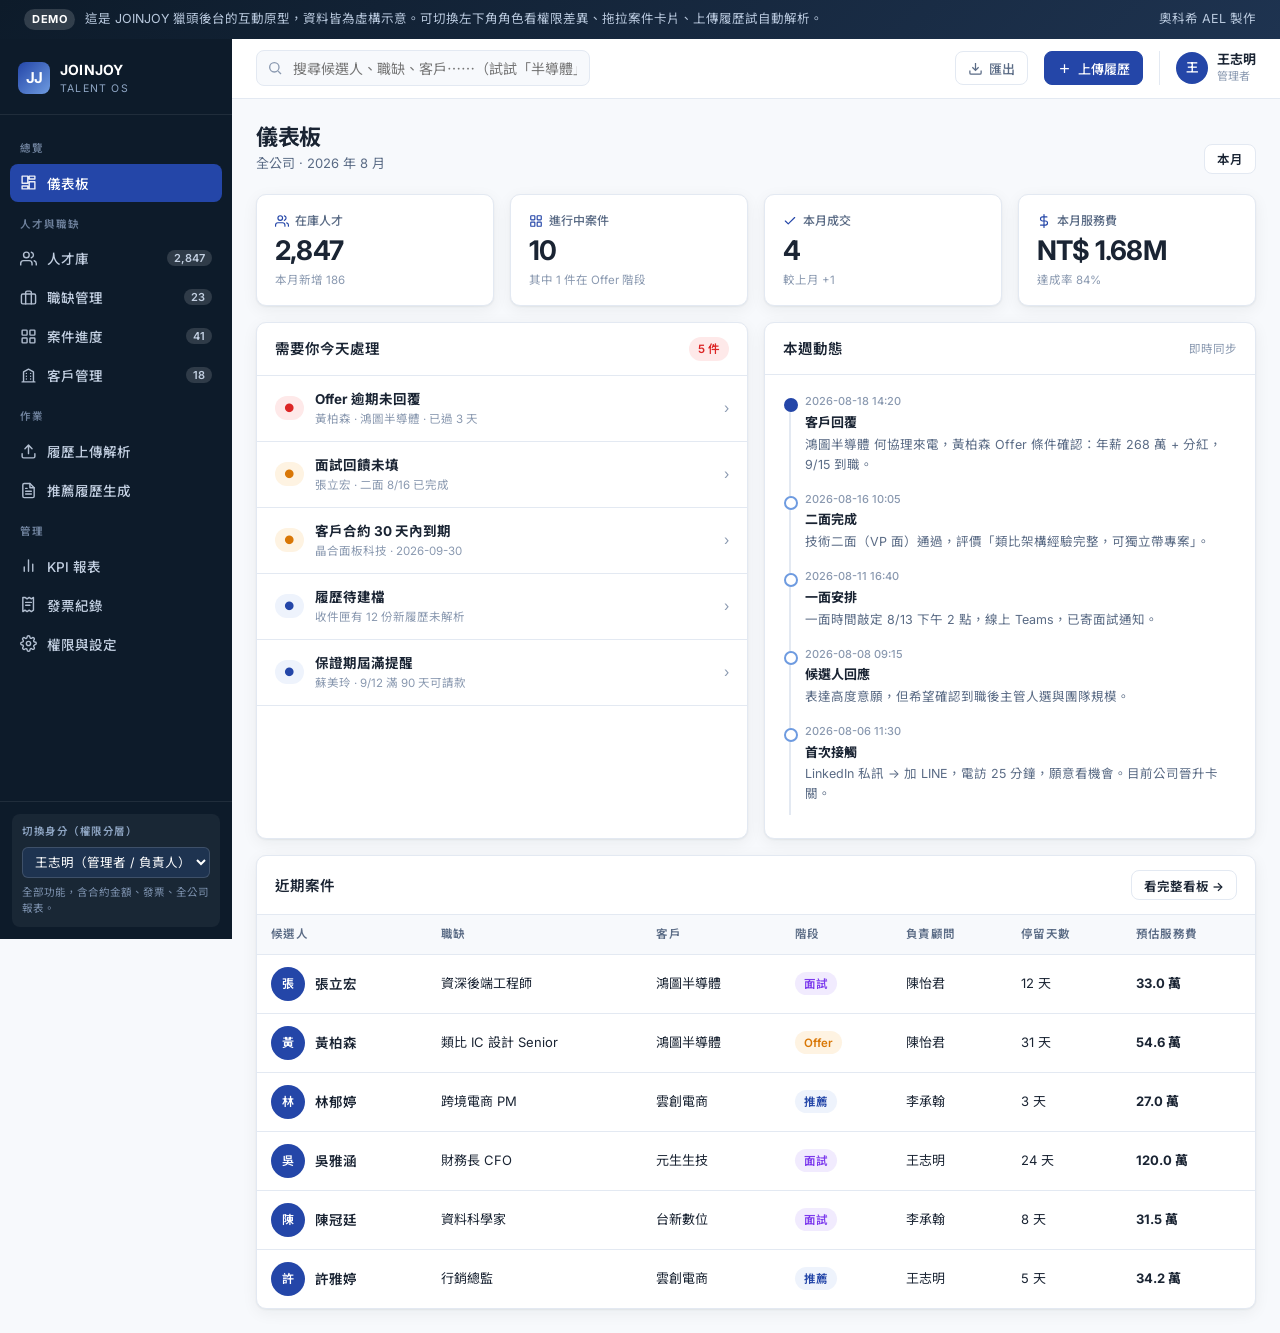
<file: demos/ats-joinjoy.html>
<!DOCTYPE html>
<html lang="zh-Hant">
<head>
<meta charset="UTF-8">
<meta name="viewport" content="width=device-width, initial-scale=1.0">
<meta name="robots" content="noindex, nofollow">
<title>JOINJOY ATS ｜ 獵頭作業系統 Demo</title>
<link rel="preconnect" href="https://fonts.googleapis.com">
<link rel="preconnect" href="https://fonts.gstatic.com" crossorigin>
<link href="https://fonts.googleapis.com/css2?family=Inter:wght@400;500;600;700&family=Noto+Sans+TC:wght@400;500;700&display=swap" rel="stylesheet">
<style>
:root{
  --ink:#0D1B2A; --ink-2:#16263a; --ink-3:#1e3350;
  --blue:#2446A8; --blue-d:#1F4E8C; --blue-l:#6E9BE0; --blue-50:#EEF3FC;
  --bg:#F7F9FC; --card:#fff; --line:#E3E9F2; --line-2:#CBD5E1;
  --txt:#1A2433; --txt-2:#5A6B85; --txt-3:#8A99B0;
  --ok:#0F9D6E; --ok-bg:#E8F7F1; --warn:#D97706; --warn-bg:#FEF3E2;
  --dang:#DC2626; --dang-bg:#FEE9E9; --purple:#7C3AED; --purple-bg:#F1EBFE;
  --r:10px; --sh:0 1px 2px rgba(13,27,42,.06), 0 4px 16px rgba(13,27,42,.06);
}
*{box-sizing:border-box;margin:0;padding:0}
svg{width:16px;height:16px;flex-shrink:0;display:inline-block;vertical-align:-3px}
html,body{height:100%}
body{
  font-family:'Inter','Noto Sans TC',-apple-system,BlinkMacSystemFont,sans-serif;
  background:var(--bg); color:var(--txt); font-size:14px; line-height:1.6;
  -webkit-font-smoothing:antialiased;
}
button{font-family:inherit;cursor:pointer;border:none;background:none;color:inherit}
input,select,textarea{font-family:inherit;font-size:inherit}
a{color:inherit;text-decoration:none}

/* ===== Layout ===== */
.app{display:flex;min-height:100vh}
.side{
  width:232px;flex-shrink:0;background:var(--ink);color:#fff;
  display:flex;flex-direction:column;position:sticky;top:0;height:100vh;
}
.brand{padding:20px 18px 16px;display:flex;align-items:center;gap:10px;border-bottom:1px solid rgba(255,255,255,.08)}
.brand-mk{width:32px;height:32px;border-radius:8px;background:linear-gradient(135deg,var(--blue) 0%,var(--blue-l) 100%);display:grid;place-items:center;font-weight:700;font-size:15px;letter-spacing:-.5px}
.brand-tx b{display:block;font-size:14px;font-weight:700;letter-spacing:.2px}
.brand-tx span{display:block;font-size:10.5px;color:#8FA6C4;letter-spacing:1.2px;text-transform:uppercase}
.nav{flex:1;padding:12px 10px;overflow-y:auto}
.nav-lbl{font-size:10.5px;color:#6E819C;letter-spacing:1px;text-transform:uppercase;padding:14px 10px 6px;font-weight:600}
.nav-i{
  display:flex;align-items:center;gap:10px;padding:9px 10px;border-radius:8px;
  color:#C3D0E2;font-size:13.5px;font-weight:500;width:100%;text-align:left;margin-bottom:1px;
  transition:.15s;
}
.nav-i:hover{background:rgba(255,255,255,.06);color:#fff}
.nav-i.on{background:var(--blue);color:#fff}
.nav-i svg{width:17px;height:17px;flex-shrink:0;opacity:.9}
.nav-i.lock{opacity:.32;cursor:not-allowed}
.nav-i.lock:hover{background:none;color:#C3D0E2}
.nav-i .cnt{margin-left:auto;font-size:11px;background:rgba(255,255,255,.14);padding:1px 7px;border-radius:20px;font-weight:600}
.nav-i.on .cnt{background:rgba(255,255,255,.25)}
.side-ft{padding:12px;border-top:1px solid rgba(255,255,255,.08)}
.role-box{background:rgba(255,255,255,.05);border-radius:8px;padding:10px}
.role-box label{font-size:10.5px;color:#8FA6C4;letter-spacing:.5px;display:block;margin-bottom:6px;font-weight:600}
.role-box select{
  width:100%;background:var(--ink-3);color:#fff;border:1px solid rgba(255,255,255,.14);
  border-radius:6px;padding:6px 8px;font-size:12.5px;
}
.role-hint{font-size:10.5px;color:#7E93B0;margin-top:7px;line-height:1.5}

.main{flex:1;min-width:0;display:flex;flex-direction:column}
.top{
  height:60px;background:#fff;border-bottom:1px solid var(--line);
  display:flex;align-items:center;gap:16px;padding:0 24px;position:sticky;top:0;z-index:20;
}
.search{flex:1;max-width:440px;position:relative}
.search input{
  width:100%;height:36px;border:1px solid var(--line);border-radius:8px;
  padding:0 12px 0 36px;background:var(--bg);outline:none;transition:.15s;
}
.search input:focus{border-color:var(--blue);background:#fff;box-shadow:0 0 0 3px var(--blue-50)}
.search svg{position:absolute;left:11px;top:10px;width:16px;height:16px;color:var(--txt-3)}
.top-sp{flex:1}
.top-btn{display:flex;align-items:center;gap:6px;height:34px;padding:0 12px;border-radius:8px;font-size:13px;font-weight:500;color:var(--txt-2);border:1px solid var(--line)}
.top-btn:hover{background:var(--bg)}
.top-btn.pri{background:var(--blue);color:#fff;border-color:var(--blue)}
.top-btn.pri:hover{background:var(--blue-d)}
.top-btn svg{width:15px;height:15px}
.me{display:flex;align-items:center;gap:9px;padding-left:16px;border-left:1px solid var(--line)}
.ava{width:32px;height:32px;border-radius:50%;background:var(--blue);color:#fff;display:grid;place-items:center;font-size:12.5px;font-weight:600}
.me-tx b{display:block;font-size:13px;line-height:1.3}
.me-tx span{display:block;font-size:11px;color:var(--txt-3)}

.wrap{padding:24px;flex:1}
.page{display:none;animation:fade .22s ease}
.page.on{display:block}
@keyframes fade{from{opacity:0;transform:translateY(6px)}to{opacity:1;transform:none}}

.ph{display:flex;align-items:flex-end;gap:14px;margin-bottom:20px;flex-wrap:wrap}
.ph h1{font-size:22px;font-weight:700;letter-spacing:-.3px;line-height:1.3}
.ph p{color:var(--txt-2);font-size:13px;margin-top:2px}
.ph-sp{flex:1}

/* ===== Cards ===== */
.card{background:var(--card);border:1px solid var(--line);border-radius:var(--r);box-shadow:var(--sh)}
.card-h{padding:14px 18px;border-bottom:1px solid var(--line);display:flex;align-items:center;gap:10px}
.card-h h3{font-size:14.5px;font-weight:600}
.card-h .sp{flex:1}
.card-b{padding:18px}
.grid{display:grid;gap:16px}
.g4{grid-template-columns:repeat(4,1fr)}
.g3{grid-template-columns:repeat(3,1fr)}
.g2{grid-template-columns:repeat(2,1fr)}
@media(max-width:1200px){.g4{grid-template-columns:repeat(2,1fr)}}
@media(max-width:900px){.g3,.g2{grid-template-columns:1fr}}

/* KPI */
.kpi{background:#fff;border:1px solid var(--line);border-radius:var(--r);padding:16px 18px;box-shadow:var(--sh)}
.kpi .lb{font-size:12px;color:var(--txt-2);font-weight:500;display:flex;align-items:center;gap:6px}
.kpi .lb svg{width:14px;height:14px;color:var(--blue)}
.kpi .vl{font-size:27px;font-weight:700;letter-spacing:-.8px;margin-top:6px;line-height:1.1}
.kpi .dl{font-size:11.5px;margin-top:5px;display:flex;align-items:center;gap:4px;color:var(--txt-3)}
.up{color:var(--ok);font-weight:600}
.dn{color:var(--dang);font-weight:600}

/* Table */
table{width:100%;border-collapse:collapse}
th{
  text-align:left;font-size:11.5px;font-weight:600;color:var(--txt-2);
  letter-spacing:.3px;padding:10px 14px;background:var(--bg);border-bottom:1px solid var(--line);
  white-space:nowrap;
}
td{padding:12px 14px;border-bottom:1px solid var(--line);font-size:13px;vertical-align:middle}
tbody tr{transition:.12s;cursor:pointer}
tbody tr:hover{background:var(--blue-50)}
tbody tr:last-child td{border-bottom:none}
.tb-wrap{overflow-x:auto}

/* Chips */
.chip{display:inline-flex;align-items:center;gap:4px;font-size:11.5px;font-weight:600;padding:2.5px 9px;border-radius:20px;white-space:nowrap}
.c-blue{background:var(--blue-50);color:var(--blue)}
.c-ok{background:var(--ok-bg);color:var(--ok)}
.c-warn{background:var(--warn-bg);color:var(--warn)}
.c-dang{background:var(--dang-bg);color:var(--dang)}
.c-pur{background:var(--purple-bg);color:var(--purple)}
.c-gray{background:#EEF1F6;color:var(--txt-2)}
.tag{display:inline-block;font-size:11px;padding:2px 8px;border-radius:5px;background:var(--bg);border:1px solid var(--line);color:var(--txt-2);margin:1.5px 3px 1.5px 0;white-space:nowrap}
.tag.hi{background:var(--blue-50);border-color:#C9D9F5;color:var(--blue)}

.pers{display:flex;align-items:center;gap:10px}
.pers .ava{width:34px;height:34px;font-size:12px;flex-shrink:0}
.pers b{display:block;font-size:13.5px;font-weight:600;line-height:1.35}
.pers span{display:block;font-size:11.5px;color:var(--txt-3)}

/* Filters */
.filters{display:flex;gap:8px;flex-wrap:wrap;align-items:center;margin-bottom:14px}
.fl{
  height:32px;border:1px solid var(--line);background:#fff;border-radius:8px;
  padding:0 10px;font-size:12.5px;color:var(--txt);outline:none;
}
.fl:focus{border-color:var(--blue)}
.pill{height:30px;padding:0 12px;border-radius:20px;border:1px solid var(--line);background:#fff;font-size:12.5px;font-weight:500;color:var(--txt-2)}
.pill:hover{border-color:var(--blue-l)}
.pill.on{background:var(--blue);color:#fff;border-color:var(--blue)}

/* Kanban */
.kb{display:flex;gap:12px;overflow-x:auto;padding-bottom:8px;align-items:flex-start}
.kb-col{flex:0 0 258px;background:#EFF3F9;border-radius:10px;padding:10px;min-height:180px;transition:.15s}
.kb-col.over{background:#DDE8FA;box-shadow:inset 0 0 0 2px var(--blue-l)}
.kb-h{display:flex;align-items:center;gap:7px;padding:2px 4px 10px;font-size:12.5px;font-weight:700;color:var(--txt)}
.kb-dot{width:8px;height:8px;border-radius:50%}
.kb-h .n{margin-left:auto;font-size:11px;background:#fff;color:var(--txt-2);padding:1px 8px;border-radius:20px;font-weight:600;border:1px solid var(--line)}
.kb-card{
  background:#fff;border:1px solid var(--line);border-radius:8px;padding:11px;
  margin-bottom:8px;cursor:grab;box-shadow:0 1px 2px rgba(13,27,42,.05);transition:.15s;
}
.kb-card:hover{border-color:var(--blue-l);box-shadow:0 3px 10px rgba(36,70,168,.1)}
.kb-card.drag{opacity:.4;cursor:grabbing}
.kb-card b{font-size:13px;font-weight:600;display:block}
.kb-card .jb{font-size:11.5px;color:var(--txt-2);margin-top:2px}
.kb-card .mt{display:flex;align-items:center;gap:6px;margin-top:9px;font-size:11px;color:var(--txt-3)}
.kb-card .mt .ava{width:20px;height:20px;font-size:9px}
.kb-card .fee{margin-left:auto;font-weight:700;color:var(--ok);font-size:11.5px}

/* Upload */
.drop{
  border:2px dashed var(--line-2);border-radius:12px;padding:36px 20px;text-align:center;
  background:var(--bg);transition:.2s;
}
.drop:hover{border-color:var(--blue);background:var(--blue-50)}
.drop svg{width:38px;height:38px;color:var(--blue-l);margin-bottom:10px}
.drop b{display:block;font-size:14.5px;font-weight:600}
.drop p{font-size:12.5px;color:var(--txt-2);margin-top:4px}
.btn{
  height:36px;padding:0 16px;border-radius:8px;background:var(--blue);color:#fff;
  font-size:13px;font-weight:600;display:inline-flex;align-items:center;gap:6px;transition:.15s;
}
.btn:hover{background:var(--blue-d)}
.btn.gh{background:#fff;color:var(--txt);border:1px solid var(--line)}
.btn.gh:hover{background:var(--bg)}
.btn.sm{height:30px;padding:0 12px;font-size:12.5px}
.btn svg{width:15px;height:15px}
.btn:disabled{opacity:.5;cursor:not-allowed}

.prog{height:6px;background:var(--line);border-radius:10px;overflow:hidden;margin:14px 0 8px}
.prog i{display:block;height:100%;background:linear-gradient(90deg,var(--blue),var(--blue-l));width:0;transition:width .4s ease;border-radius:10px}
.steps{font-size:12.5px;color:var(--txt-2)}
.steps div{padding:3px 0;display:flex;align-items:center;gap:7px;opacity:.35;transition:.3s}
.steps div.on{opacity:1;color:var(--txt)}
.steps div.on b{color:var(--ok)}
.steps div svg{width:14px;height:14px}
.mini svg{width:13px;height:13px;vertical-align:-2px;opacity:.6}

.fld{margin-bottom:12px}
.fld label{display:block;font-size:11.5px;font-weight:600;color:var(--txt-2);margin-bottom:4px}
.fld .v{
  border:1px solid var(--line);border-radius:7px;padding:8px 11px;background:#fff;font-size:13px;min-height:36px;
}
.fld .v.auto{background:#F0F7F3;border-color:#B8E4D0}
.auto-mk{font-size:10px;color:var(--ok);font-weight:700;margin-left:6px}

/* Resume preview */
.rz{display:grid;grid-template-columns:270px 1fr;gap:18px}
@media(max-width:1000px){.rz{grid-template-columns:1fr}}
.tog{display:flex;align-items:center;justify-content:space-between;padding:9px 0;border-bottom:1px solid var(--line)}
.tog:last-child{border-bottom:none}
.tog span{font-size:13px}
.tog small{display:block;font-size:11px;color:var(--txt-3)}
.sw{width:38px;height:21px;background:var(--line-2);border-radius:20px;position:relative;transition:.2s;flex-shrink:0}
.sw::after{content:'';position:absolute;top:2.5px;left:2.5px;width:16px;height:16px;background:#fff;border-radius:50%;transition:.2s;box-shadow:0 1px 3px rgba(0,0,0,.2)}
.sw.on{background:var(--blue)}
.sw.on::after{transform:translateX(17px)}
.doc{
  background:#fff;border:1px solid var(--line);border-radius:8px;padding:32px 36px;
  box-shadow:0 2px 12px rgba(13,27,42,.07);font-size:12.5px;line-height:1.75;
}
.doc-hd{display:flex;align-items:center;gap:12px;padding-bottom:14px;border-bottom:2px solid var(--blue);margin-bottom:18px}
.doc-hd .lg{width:34px;height:34px;border-radius:7px;background:var(--blue);color:#fff;display:grid;place-items:center;font-weight:700;font-size:13px}
.doc-hd b{font-size:14px;display:block}
.doc-hd span{font-size:10.5px;color:var(--txt-3);letter-spacing:.6px}
.doc h2{font-size:19px;font-weight:700;letter-spacing:-.3px}
.doc .sub{color:var(--txt-2);font-size:12.5px;margin-top:1px}
.doc h4{font-size:11.5px;font-weight:700;color:var(--blue);letter-spacing:.8px;margin:20px 0 8px;padding-bottom:4px;border-bottom:1px solid var(--line)}
.doc ul{padding-left:17px;margin:5px 0}
.doc li{margin-bottom:3px}
.exp{margin-bottom:13px}
.exp .r1{display:flex;justify-content:space-between;gap:10px}
.exp .r1 b{font-size:13px}
.exp .r1 i{font-style:normal;font-size:11.5px;color:var(--txt-3);white-space:nowrap}
.exp .r2{font-size:12px;color:var(--txt-2)}
.msk{background:#3A4A61;color:transparent;border-radius:3px;user-select:none;padding:0 2px}
.msk-t{background:#EEF1F6;color:var(--txt-3);border-radius:3px;padding:0 5px;font-size:11.5px;letter-spacing:.5px}

/* Timeline */
.tl{position:relative;padding-left:22px}
.tl::before{content:'';position:absolute;left:6px;top:5px;bottom:5px;width:2px;background:var(--line)}
.tl-i{position:relative;padding-bottom:16px}
.tl-i::before{content:'';position:absolute;left:-21px;top:5px;width:10px;height:10px;border-radius:50%;background:#fff;border:2px solid var(--blue-l)}
.tl-i.hi::before{background:var(--blue);border-color:var(--blue)}
.tl-i .dt{font-size:11px;color:var(--txt-3);font-weight:500}
.tl-i b{font-size:13px;display:block;margin-top:1px}
.tl-i p{font-size:12.5px;color:var(--txt-2);margin-top:2px}

/* Chart */
.bars{display:flex;align-items:flex-end;gap:12px;height:196px;padding-top:10px}
.bar-c{flex:1;display:flex;flex-direction:column;align-items:center;gap:7px;height:100%;justify-content:flex-end}
.bar-st{width:100%;display:flex;flex-direction:column;justify-content:flex-end;gap:2px;height:100%}
.bar{border-radius:4px 4px 0 0;transition:.4s;min-height:3px}
.bar-lb{font-size:11px;color:var(--txt-2);font-weight:500}
.lgd{display:flex;gap:14px;flex-wrap:wrap;margin-top:12px;padding-top:12px;border-top:1px solid var(--line)}
.lgd i{width:10px;height:10px;border-radius:3px;display:inline-block;margin-right:5px}
.lgd span{font-size:11.5px;color:var(--txt-2);display:flex;align-items:center}

.fnl{display:flex;flex-direction:column;gap:5px}
.fnl-r{display:flex;align-items:center;gap:12px}
.fnl-lb{width:74px;font-size:12px;color:var(--txt-2);text-align:right;flex-shrink:0}
.fnl-b{height:34px;border-radius:6px;display:flex;align-items:center;padding:0 11px;color:#fff;font-size:12.5px;font-weight:600;transition:.5s;min-width:52px}
.fnl-rt{font-size:11.5px;color:var(--txt-3);flex-shrink:0}

/* Modal */
.mask{position:fixed;inset:0;background:rgba(13,27,42,.5);backdrop-filter:blur(2px);z-index:100;display:none;align-items:center;justify-content:center;padding:24px}
.mask.on{display:flex}
.modal{background:#fff;border-radius:12px;max-width:780px;width:100%;max-height:88vh;overflow-y:auto;box-shadow:0 20px 60px rgba(13,27,42,.3)}
.modal-h{padding:18px 22px;border-bottom:1px solid var(--line);display:flex;align-items:center;gap:12px;position:sticky;top:0;background:#fff;border-radius:12px 12px 0 0;z-index:2}
.modal-h .sp{flex:1}
.x{width:30px;height:30px;border-radius:7px;display:grid;place-items:center;color:var(--txt-3);font-size:19px}
.x:hover{background:var(--bg)}
.modal-b{padding:22px}

.note{background:var(--warn-bg);border:1px solid #F5D9A8;border-radius:8px;padding:11px 14px;font-size:12.5px;color:#8A5A08;display:flex;gap:9px}
.note svg{width:16px;height:16px;flex-shrink:0;margin-top:1px}
.note.b{background:var(--blue-50);border-color:#C9D9F5;color:var(--blue-d)}

.dbanner{
  background:linear-gradient(135deg,var(--ink) 0%,var(--ink-3) 100%);color:#fff;
  padding:9px 24px;font-size:12.5px;display:flex;align-items:center;gap:10px;
}
.dbanner b{background:rgba(255,255,255,.15);padding:1.5px 8px;border-radius:20px;font-size:11px;letter-spacing:.5px}
.dbanner span{color:#B9C9DE}
.dbanner .sp{flex:1}
.dbanner a{color:#fff;font-weight:600;border-bottom:1px solid rgba(255,255,255,.4);padding-bottom:1px}

.empty{padding:44px 20px;text-align:center;color:var(--txt-3)}
.empty svg{width:40px;height:40px;margin-bottom:10px;opacity:.5}
.mini{font-size:11.5px;color:var(--txt-3)}
.bar-mini{height:5px;background:var(--line);border-radius:10px;overflow:hidden;margin-top:5px;width:110px}
.bar-mini i{display:block;height:100%;background:var(--blue);border-radius:10px}
.toast{position:fixed;bottom:24px;left:50%;transform:translateX(-50%) translateY(80px);background:var(--ink);color:#fff;padding:11px 20px;border-radius:9px;font-size:13px;font-weight:500;z-index:200;transition:.3s;opacity:0;box-shadow:0 8px 24px rgba(13,27,42,.3)}
.toast.on{transform:translateX(-50%) translateY(0);opacity:1}
</style>
</head>
<body>

<div class="dbanner">
  <b>DEMO</b>
  <span>這是 JOINJOY 獵頭後台的互動原型，資料皆為虛構示意。可切換左下角角色看權限差異、拖拉案件卡片、上傳履歷試自動解析。</span>
  <div class="sp"></div>
  <span>奧科希 AEL 製作</span>
</div>

<div class="app">
  <aside class="side">
    <div class="brand">
      <div class="brand-mk">JJ</div>
      <div class="brand-tx"><b>JOINJOY</b><span>Talent OS</span></div>
    </div>
    <nav class="nav" id="nav"></nav>
    <div class="side-ft">
      <div class="role-box">
        <label>切換身分（權限分層）</label>
        <select id="roleSel"></select>
        <div class="role-hint" id="roleHint"></div>
      </div>
    </div>
  </aside>

  <div class="main">
    <header class="top">
      <div class="search">
        <svg fill="none" stroke="currentColor" stroke-width="2" viewBox="0 0 24 24"><circle cx="11" cy="11" r="7"/><path d="M21 21l-4.3-4.3"/></svg>
        <input id="gsearch" placeholder="搜尋候選人、職缺、客戶⋯⋯（試試「半導體」或「Python」）">
      </div>
      <div class="top-sp"></div>
      <button class="top-btn" onclick="toast('已匯出 CSV（Demo）')">
        <svg fill="none" stroke="currentColor" stroke-width="2" viewBox="0 0 24 24"><path d="M21 15v4a2 2 0 01-2 2H5a2 2 0 01-2-2v-4M7 10l5 5 5-5M12 15V3"/></svg>匯出
      </button>
      <button class="top-btn pri" onclick="go('upload')">
        <svg fill="none" stroke="currentColor" stroke-width="2" viewBox="0 0 24 24"><path d="M12 5v14M5 12h14"/></svg>上傳履歷
      </button>
      <div class="me">
        <div class="ava" id="meAva">王</div>
        <div class="me-tx"><b id="meName">王志明</b><span id="meRole">管理者</span></div>
      </div>
    </header>
    <div class="wrap" id="wrap"></div>
  </div>
</div>

<div class="mask" id="mask" onclick="if(event.target===this)closeM()">
  <div class="modal" id="modal"></div>
</div>
<div class="toast" id="toast"></div>
<script>
/* ============ 圖示 ============ */
const I={
 dash:'<path d="M3 13h8V3H3zM13 21h8V11h-8zM13 7h8V3h-8zM3 21h8v-4H3z"/>',
 users:'<path d="M17 21v-2a4 4 0 00-4-4H5a4 4 0 00-4 4v2"/><circle cx="9" cy="7" r="4"/><path d="M23 21v-2a4 4 0 00-3-3.87M16 3.13a4 4 0 010 7.75"/>',
 brief:'<rect x="2" y="7" width="20" height="14" rx="2"/><path d="M16 21V5a2 2 0 00-2-2h-4a2 2 0 00-2 2v16"/>',
 flow:'<rect x="3" y="3" width="7" height="7" rx="1"/><rect x="14" y="3" width="7" height="7" rx="1"/><rect x="14" y="14" width="7" height="7" rx="1"/><rect x="3" y="14" width="7" height="7" rx="1"/>',
 bldg:'<path d="M3 21h18M5 21V7l7-4 7 4v14M9 9h.01M9 13h.01M9 17h.01M15 9h.01M15 13h.01M15 17h.01"/>',
 up:'<path d="M21 15v4a2 2 0 01-2 2H5a2 2 0 01-2-2v-4M17 8l-5-5-5 5M12 3v12"/>',
 doc:'<path d="M14 2H6a2 2 0 00-2 2v16a2 2 0 002 2h12a2 2 0 002-2V8z"/><path d="M14 2v6h6M16 13H8M16 17H8M10 9H8"/>',
 chart:'<path d="M18 20V10M12 20V4M6 20v-6"/>',
 recpt:'<path d="M4 2v20l3-2 3 2 3-2 3 2 3-2V2l-3 2-3-2-3 2-3-2z"/><path d="M8 9h8M8 13h6"/>',
 gear:'<circle cx="12" cy="12" r="3"/><path d="M19.4 15a1.65 1.65 0 00.33 1.82l.06.06a2 2 0 11-2.83 2.83l-.06-.06a1.65 1.65 0 00-1.82-.33 1.65 1.65 0 00-1 1.51V21a2 2 0 11-4 0v-.09A1.65 1.65 0 009 19.4a1.65 1.65 0 00-1.82.33l-.06.06a2 2 0 11-2.83-2.83l.06-.06A1.65 1.65 0 004.6 15a1.65 1.65 0 00-1.51-1H3a2 2 0 110-4h.09A1.65 1.65 0 004.6 9a1.65 1.65 0 00-.33-1.82l-.06-.06a2 2 0 112.83-2.83l.06.06A1.65 1.65 0 009 4.6a1.65 1.65 0 001-1.51V3a2 2 0 114 0v.09a1.65 1.65 0 001 1.51 1.65 1.65 0 001.82-.33l.06-.06a2 2 0 112.83 2.83l-.06.06A1.65 1.65 0 0019.4 9c.14.36.44.64.8.79H21a2 2 0 110 4h-.09c-.36.15-.66.43-.8.79z"/>',
 alert:'<circle cx="12" cy="12" r="10"/><path d="M12 8v4M12 16h.01"/>',
 info:'<circle cx="12" cy="12" r="10"/><path d="M12 16v-4M12 8h.01"/>',
 dl:'<path d="M21 15v4a2 2 0 01-2 2H5a2 2 0 01-2-2v-4M7 10l5 5 5-5M12 15V3"/>',
 cloud:'<path d="M16 16l-4-4-4 4M12 12v9"/><path d="M20.4 18.4A5 5 0 0018 9h-1.3A8 8 0 103 16.3"/>',
 chk:'<path d="M20 6L9 17l-5-5"/>',
 clock:'<circle cx="12" cy="12" r="10"/><path d="M12 6v6l4 2"/>',
 mail:'<rect x="2" y="4" width="20" height="16" rx="2"/><path d="M22 7l-10 6L2 7"/>',
 money:'<path d="M12 1v22M17 5H9.5a3.5 3.5 0 000 7h5a3.5 3.5 0 010 7H6"/>'
};
const ic=(k,c='')=>`<svg class="${c}" fill="none" stroke="currentColor" stroke-width="2" stroke-linecap="round" stroke-linejoin="round" viewBox="0 0 24 24">${I[k]}</svg>`;

/* ============ 角色與權限 ============ */
const ROLES={
 admin:{name:'王志明',title:'管理者 / 負責人',hint:'全部功能，含合約金額、發票、全公司報表。',
   can:['dash','talents','jobs','pipeline','clients','upload','resume','reports','invoices','settings'],
   see:{fee:1,contract:1,allData:1,pii:1}},
 senior:{name:'陳怡君',title:'資深顧問',hint:'可看客戶與案件，但發票模組鎖定，報表只到自己的數字。',
   can:['dash','talents','jobs','pipeline','clients','upload','resume','reports'],
   see:{fee:1,contract:1,allData:0,pii:1}},
 junior:{name:'李承翰',title:'顧問',hint:'看得到自己負責的案件；客戶合約條件與成交金額隱藏。',
   can:['dash','talents','jobs','pipeline','clients','upload','resume'],
   see:{fee:0,contract:0,allData:0,pii:1}},
 assist:{name:'林佳蓉',title:'助理 / Sourcer',hint:'只做人才庫維護與履歷建檔；候選人聯絡方式遮蔽、無案件與客戶權限。',
   can:['talents','upload'],
   see:{fee:0,contract:0,allData:0,pii:0}}
};
let role='admin';
const MENU=[
 {g:'總覽'},
 {k:'dash',t:'儀表板',i:'dash'},
 {g:'人才與職缺'},
 {k:'talents',t:'人才庫',i:'users',n:'2,847'},
 {k:'jobs',t:'職缺管理',i:'brief',n:'23'},
 {k:'pipeline',t:'案件進度',i:'flow',n:'41'},
 {k:'clients',t:'客戶管理',i:'bldg',n:'18'},
 {g:'作業'},
 {k:'upload',t:'履歷上傳解析',i:'up'},
 {k:'resume',t:'推薦履歷生成',i:'doc'},
 {g:'管理'},
 {k:'reports',t:'KPI 報表',i:'chart'},
 {k:'invoices',t:'發票紀錄',i:'recpt'},
 {k:'settings',t:'權限與設定',i:'gear'}
];

/* ============ 假資料 ============ */
const TALENTS=[
 {id:1,n:'張立宏',en:'Leo Chang',t:'資深後端工程師',co:'台積電',yr:8,edu:'交大資工碩',sal:'165 萬',exp:'180~200 萬',loc:'新竹',tags:['Python','Kubernetes','半導體','MES系統'],st:'面試中',own:'陳怡君',up:'2026-08-15',score:92,ph:'0912-***-456',em:'l***@gmail.com'},
 {id:2,n:'林郁婷',en:'Ting Lin',t:'產品經理',co:'蝦皮購物',yr:6,edu:'政大企管',sal:'132 萬',exp:'150 萬+',loc:'台北',tags:['B2C','跨境電商','數據分析','SQL'],st:'已推薦',own:'李承翰',up:'2026-08-17',score:88,ph:'0928-***-113',em:'y***@outlook.com'},
 {id:3,n:'黃柏森',en:'Ben Huang',t:'類比 IC 設計工程師',co:'聯發科',yr:11,edu:'台大電機博',sal:'248 萬',exp:'面議',loc:'新竹',tags:['類比IC','Cadence','5G','RF'],st:'Offer',own:'陳怡君',up:'2026-08-18',score:95,ph:'0955-***-207',em:'b***@mtk.com'},
 {id:4,n:'吳雅涵',en:'Yaha Wu',t:'財務長 CFO',co:'某上櫃生技',yr:17,edu:'台大會計 / CPA',sal:'420 萬',exp:'480 萬',loc:'台北',tags:['IPO','併購','生技','美國GAAP'],st:'洽談中',own:'王志明',up:'2026-08-12',score:90,ph:'0937-***-880',em:'w***@yahoo.com.tw'},
 {id:5,n:'鄭凱文',en:'Kevin Cheng',t:'資深前端工程師',co:'Line Taiwan',yr:5,edu:'成大資工',sal:'118 萬',exp:'140 萬',loc:'台北',tags:['React','TypeScript','Next.js'],st:'待聯繫',own:'李承翰',up:'2026-08-19',score:78,ph:'0966-***-334',em:'k***@gmail.com'},
 {id:6,n:'蘇美玲',en:'Meiling Su',t:'廠務經理',co:'友達光電',yr:14,edu:'清大化工碩',sal:'186 萬',exp:'210 萬',loc:'台中',tags:['廠務','ISO','無塵室','製程改善'],st:'已到職',own:'陳怡君',up:'2026-07-30',score:86,ph:'0919-***-621',em:'m***@auo.com'},
 {id:7,n:'陳冠廷',en:'Kevin Chen',t:'資料科學家',co:'國泰金控',yr:7,edu:'台大統計碩',sal:'155 萬',exp:'175 萬',loc:'台北',tags:['Python','機器學習','風控模型','金融'],st:'面試中',own:'李承翰',up:'2026-08-16',score:89,ph:'0921-***-745',em:'c***@gmail.com'},
 {id:8,n:'許雅婷',en:'Ya-Ting Hsu',t:'行銷總監',co:'雄獅旅遊',yr:12,edu:'輔大廣告',sal:'168 萬',exp:'190 萬',loc:'台北',tags:['品牌','數位行銷','旅遊業','KOL'],st:'已推薦',own:'王志明',up:'2026-08-14',score:83,ph:'0910-***-559',em:'h***@hotmail.com'}
];
const JOBS=[
 {id:1,t:'資深後端工程師（半導體 MES）',c:'鴻圖半導體',sal:'160~200 萬',loc:'新竹',own:'陳怡君',st:'招募中',cand:6,pri:'高',fee:'20%',open:'2026-07-08'},
 {id:2,t:'類比 IC 設計 Senior',c:'鴻圖半導體',sal:'240~300 萬',loc:'新竹',own:'陳怡君',st:'Offer 階段',cand:3,pri:'高',fee:'22%',open:'2026-06-20'},
 {id:3,t:'跨境電商產品經理',c:'雲創電商',sal:'140~170 萬',loc:'台北',own:'李承翰',st:'招募中',cand:8,pri:'中',fee:'18%',open:'2026-07-22'},
 {id:4,t:'財務長 CFO',c:'元生生技',sal:'450~520 萬',loc:'台北',own:'王志明',st:'面試中',cand:4,pri:'高',fee:'25%',open:'2026-05-30'},
 {id:5,t:'資料科學家（風控）',c:'台新數位',sal:'150~185 萬',loc:'台北',own:'李承翰',st:'招募中',cand:5,pri:'中',fee:'18%',open:'2026-08-01'},
 {id:6,t:'廠務經理',c:'晶合面板',sal:'180~220 萬',loc:'台中',own:'陳怡君',st:'已結案',cand:7,pri:'低',fee:'20%',open:'2026-04-15'}
];
const CLIENTS=[
 {id:1,n:'鴻圖半導體股份有限公司',ind:'半導體',pic:'人資協理 何美芳',ph:'03-577-****',fee:'20%（主管職 22%）',guar:'90 天保證期',pay:'到職後 30 天',jobs:4,deal:5,rev:'NT$ 3,120,000',st:'合約中',end:'2027-03-31'},
 {id:2,n:'雲創電商有限公司',ind:'電商 / 零售',pic:'HRBP 劉宗霖',ph:'02-2755-****',fee:'18%',guar:'60 天保證期',pay:'到職後 45 天',jobs:3,deal:2,rev:'NT$ 486,000',st:'合約中',end:'2026-12-31'},
 {id:3,n:'元生生技股份有限公司',ind:'生技製藥',pic:'執行長特助 顏子欣',ph:'02-8712-****',fee:'25%',guar:'120 天保證期',pay:'到職後 30 天',jobs:2,deal:1,rev:'NT$ 1,125,000',st:'合約中',end:'2027-06-30'},
 {id:4,n:'台新數位科技',ind:'金融科技',pic:'招募主管 邱世豪',ph:'02-2326-****',fee:'18%',guar:'90 天保證期',pay:'到職後 60 天',jobs:3,deal:3,rev:'NT$ 842,000',st:'合約中',end:'2027-01-15'},
 {id:5,n:'晶合面板科技',ind:'光電',pic:'人資經理 張文龍',ph:'04-2358-****',fee:'20%',guar:'90 天保證期',pay:'到職後 30 天',jobs:1,deal:4,rev:'NT$ 1,560,000',st:'待續約',end:'2026-09-30'}
];
const STAGES=[
 {k:'rec',t:'推薦',c:'#6E9BE0'},{k:'itv',t:'面試',c:'#7C3AED'},
 {k:'off',t:'Offer',c:'#D97706'},{k:'onb',t:'到職',c:'#0F9D6E'},{k:'end',t:'結案',c:'#5A6B85'}
];
let CASES=[
 {id:1,n:'張立宏',job:'資深後端工程師',c:'鴻圖半導體',own:'陳怡君',st:'itv',fee:'33.0 萬',day:12},
 {id:2,n:'黃柏森',job:'類比 IC 設計 Senior',c:'鴻圖半導體',own:'陳怡君',st:'off',fee:'54.6 萬',day:31},
 {id:3,n:'林郁婷',job:'跨境電商 PM',c:'雲創電商',own:'李承翰',st:'rec',fee:'27.0 萬',day:3},
 {id:4,n:'吳雅涵',job:'財務長 CFO',c:'元生生技',own:'王志明',st:'itv',fee:'120.0 萬',day:24},
 {id:5,n:'陳冠廷',job:'資料科學家',c:'台新數位',own:'李承翰',st:'itv',fee:'31.5 萬',day:8},
 {id:6,n:'許雅婷',job:'行銷總監',c:'雲創電商',own:'王志明',st:'rec',fee:'34.2 萬',day:5},
 {id:7,n:'蘇美玲',job:'廠務經理',c:'晶合面板',own:'陳怡君',st:'onb',fee:'42.0 萬',day:48},
 {id:8,n:'鄭凱文',job:'資深前端工程師',c:'雲創電商',own:'李承翰',st:'rec',fee:'25.2 萬',day:1},
 {id:9,n:'周立群',job:'品保主管',c:'晶合面板',own:'陳怡君',st:'end',fee:'38.4 萬',day:96},
 {id:10,n:'方筱雯',job:'業務副理',c:'台新數位',own:'李承翰',st:'onb',fee:'28.8 萬',day:62}
];
const INVOICES=[
 {no:'AB-45120356',d:'2026-08-05',c:'鴻圖半導體',item:'招募服務費 — 黃柏森（類比IC）',amt:546000,tax:27300,tot:573300,st:'已收款'},
 {no:'AB-45120311',d:'2026-07-28',c:'晶合面板科技',item:'招募服務費 — 蘇美玲（廠務經理）',amt:420000,tax:21000,tot:441000,st:'已收款'},
 {no:'AB-45120288',d:'2026-07-15',c:'台新數位科技',item:'招募服務費 — 方筱雯（業務副理）',amt:288000,tax:14400,tot:302400,st:'待收款'},
 {no:'AB-45120240',d:'2026-06-30',c:'元生生技',item:'招募服務費 — 高階主管職',amt:1125000,tax:56250,tot:1181250,st:'已收款'},
 {no:'AB-45120199',d:'2026-06-12',c:'雲創電商',item:'招募服務費 — 資深工程師 ×2',amt:486000,tax:24300,tot:510300,st:'逾期'}
];
const LOGS=[
 {d:'2026-08-18 14:20',t:'客戶回覆',p:'鴻圖半導體 何協理來電，黃柏森 Offer 條件確認：年薪 268 萬 + 分紅，9/15 到職。',hi:1},
 {d:'2026-08-16 10:05',t:'二面完成',p:'技術二面（VP 面）通過，評價「類比架構經驗完整，可獨立帶專案」。'},
 {d:'2026-08-11 16:40',t:'一面安排',p:'一面時間敲定 8/13 下午 2 點，線上 Teams，已寄面試通知。'},
 {d:'2026-08-08 09:15',t:'候選人回應',p:'表達高度意願，但希望確認到職後主管人選與團隊規模。'},
 {d:'2026-08-06 11:30',t:'首次接觸',p:'LinkedIn 私訊 → 加 LINE，電訪 25 分鐘，願意看機會。目前公司晉升卡關。'}
];
</script>
<script>
/* ============ 工具 ============ */
const $=s=>document.querySelector(s);
const nt=n=>'NT$ '+n.toLocaleString('en-US');
const av=n=>n.slice(0,1);
const stChip=s=>({'待聯繫':'c-gray','已推薦':'c-blue','面試中':'c-pur','洽談中':'c-warn','Offer':'c-warn','已到職':'c-ok','招募中':'c-blue','Offer 階段':'c-warn','已結案':'c-gray','合約中':'c-ok','待續約':'c-warn','已收款':'c-ok','待收款':'c-warn','逾期':'c-dang'}[s]||'c-gray');
function toast(m){const t=$('#toast');t.textContent=m;t.classList.add('on');clearTimeout(t._);t._=setTimeout(()=>t.classList.remove('on'),2200)}
function openM(h){$('#modal').innerHTML=h;$('#mask').classList.add('on')}
function closeM(){$('#mask').classList.remove('on')}
const R=()=>ROLES[role];
const mask=(v,ok)=>ok?v:`<span class="msk-t">已遮蔽</span>`;

/* ============ 導覽 ============ */
let page='dash';
function drawNav(){
  const can=R().can;
  $('#nav').innerHTML=MENU.map(m=>{
    if(m.g)return `<div class="nav-lbl">${m.g}</div>`;
    const ok=can.includes(m.k);
    return `<button class="nav-i ${page===m.k?'on':''} ${ok?'':'lock'}" ${ok?`onclick="go('${m.k}')"`:`onclick="toast('你的權限看不到這個模組')"`}>
      ${ic(m.i)}<span>${m.t}</span>${m.n&&ok?`<span class="cnt">${m.n}</span>`:ok?'':'<span class="cnt">🔒</span>'}</button>`;
  }).join('');
}
function go(k){
  if(!R().can.includes(k)){toast('你的權限看不到這個模組');return}
  page=k;drawNav();$('#wrap').innerHTML=PAGES[k]();window.scrollTo(0,0);
  if(k==='pipeline')bindKanban();
  if(k==='reports')setTimeout(animBars,50);
}
function setRole(r){
  role=r;const R0=ROLES[r];$('#roleSel').value=r;
  $('#meName').textContent=R0.name;$('#meRole').textContent=R0.title;$('#meAva').textContent=av(R0.name);
  $('#roleHint').textContent=R0.hint;
  if(!R0.can.includes(page))page=R0.can[0];
  drawNav();go(page);
  toast('已切換為：'+R0.title);
}

/* ============ 頁面 ============ */
const PAGES={};

PAGES.dash=()=>{
  const mine=R().see.allData;
  const cs=mine?CASES:CASES.filter(c=>c.own===R().name);
  return `
  <div class="ph"><div><h1>儀表板</h1><p>${mine?'全公司':'我負責的案件'} · 2026 年 8 月</p></div><div class="ph-sp"></div>
    <button class="btn gh sm" onclick="toast('已切換到季度視角（Demo）')">本月</button></div>
  <div class="grid g4" style="margin-bottom:16px">
    ${kpi('users','在庫人才',mine?'2,847':'624','本月新增 '+(mine?'186':'42'),1)}
    ${kpi('flow','進行中案件',cs.length,'其中 '+cs.filter(c=>c.st==='off').length+' 件在 Offer 階段',1)}
    ${kpi('chk','本月成交',mine?'4':'2','較上月 +1',1)}
    ${R().see.fee?kpi('money','本月服務費',mine?'NT$ 1.68M':'NT$ 0.87M','達成率 84%',1):kpi('clock','平均成案天數','38 天','較上季 -6 天',1)}
  </div>
  <div class="grid g2">
    <div class="card"><div class="card-h"><h3>需要你今天處理</h3><div class="sp"></div><span class="chip c-dang">5 件</span></div>
      <div class="card-b" style="padding:0">
        ${todo('c-dang','Offer 逾期未回覆','黃柏森 · 鴻圖半導體 · 已過 3 天','high')}
        ${todo('c-warn','面試回饋未填','張立宏 · 二面 8/16 已完成','mid')}
        ${todo('c-warn','客戶合約 30 天內到期','晶合面板科技 · 2026-09-30','mid')}
        ${todo('c-blue','履歷待建檔','收件匣有 12 份新履歷未解析','low')}
        ${todo('c-blue','保證期屆滿提醒','蘇美玲 · 9/12 滿 90 天可請款','low')}
      </div></div>
    <div class="card"><div class="card-h"><h3>本週動態</h3><div class="sp"></div><span class="mini">即時同步</span></div>
      <div class="card-b"><div class="tl">${LOGS.map((l,i)=>`
        <div class="tl-i ${l.hi?'hi':''}"><div class="dt">${l.d}</div><b>${l.t}</b><p>${l.p}</p></div>`).join('')}
      </div></div></div>
  </div>
  <div class="card" style="margin-top:16px"><div class="card-h"><h3>近期案件</h3><div class="sp"></div>
    <button class="btn gh sm" onclick="go('pipeline')">看完整看板 →</button></div>
    <div class="tb-wrap"><table><thead><tr><th>候選人</th><th>職缺</th><th>客戶</th><th>階段</th><th>負責顧問</th><th>停留天數</th>${R().see.fee?'<th>預估服務費</th>':''}</tr></thead>
    <tbody>${cs.slice(0,6).map(c=>`<tr onclick="openCase(${c.id})">
      <td><div class="pers"><div class="ava">${av(c.n)}</div><div><b>${c.n}</b></div></div></td>
      <td>${c.job}</td><td>${c.c}</td>
      <td><span class="chip ${c.st==='onb'?'c-ok':c.st==='off'?'c-warn':c.st==='itv'?'c-pur':'c-blue'}">${STAGES.find(s=>s.k===c.st).t}</span></td>
      <td>${c.own}</td><td>${c.day} 天</td>${R().see.fee?`<td><b>${c.fee}</b></td>`:''}</tr>`).join('')}
    </tbody></table></div></div>`;
};
const kpi=(i,l,v,d)=>`<div class="kpi"><div class="lb">${ic(i)}${l}</div><div class="vl">${v}</div><div class="dl">${d}</div></div>`;
const todo=(c,t,s)=>`<div style="display:flex;align-items:center;gap:11px;padding:12px 18px;border-bottom:1px solid var(--line);cursor:pointer" onmouseover="this.style.background='var(--blue-50)'" onmouseout="this.style.background=''" onclick="toast('開啟處理流程（Demo）')">
  <span class="chip ${c}">●</span><div style="flex:1"><b style="font-size:13.5px">${t}</b><div class="mini">${s}</div></div>
  <span style="color:var(--txt-3)">›</span></div>`;

PAGES.talents=()=>{
  const pii=R().see.pii;
  return `
  <div class="ph"><div><h1>人才庫</h1><p>2,847 位候選人 · 支援全文檢索、標籤、履歷內容搜尋</p></div><div class="ph-sp"></div>
    <button class="btn gh" onclick="toast('已儲存此搜尋條件（Demo）')">儲存搜尋</button>
    <button class="btn" onclick="go('upload')">${ic('up')}上傳履歷</button></div>
  ${pii?'':'<div class="note" style="margin-bottom:14px">'+ic('alert')+'<div><b>助理權限：</b>候選人電話與 Email 已自動遮蔽，且無法匯出。所有查看紀錄都會寫入稽核 log。</div></div>'}
  <div class="filters">
    <input class="fl" style="width:190px" placeholder="關鍵字／技能／公司" oninput="filterT(this.value)">
    <select class="fl"><option>全部產業</option><option>半導體</option><option>電商零售</option><option>金融科技</option><option>生技製藥</option></select>
    <select class="fl"><option>全部地區</option><option>台北</option><option>新竹</option><option>台中</option></select>
    <select class="fl"><option>年資不限</option><option>3-5 年</option><option>5-10 年</option><option>10 年以上</option></select>
    <span style="width:1px;height:22px;background:var(--line);margin:0 4px"></span>
    <button class="pill on">全部</button><button class="pill">我的名單</button><button class="pill">熱門追蹤</button><button class="pill">90 天未聯繫</button>
  </div>
  <div class="card"><div class="tb-wrap"><table><thead><tr>
    <th>候選人</th><th>現職</th><th>年資</th><th>期望薪資</th><th>技能標籤</th><th>媒合分數</th><th>狀態</th><th>負責</th><th>聯絡方式</th></tr></thead>
    <tbody id="tbT">${TALENTS.map(t=>rowT(t,pii)).join('')}</tbody></table></div></div>
  <div class="mini" style="margin-top:10px">顯示 8 / 2,847 筆　·　搜尋涵蓋履歷全文，不只欄位</div>`;
};
const rowT=(t,pii)=>`<tr onclick="openTalent(${t.id})">
  <td><div class="pers"><div class="ava">${av(t.n)}</div><div><b>${t.n}</b><span>${t.en} · ${t.loc}</span></div></div></td>
  <td><b style="font-weight:500">${t.t}</b><div class="mini">${t.co}</div></td>
  <td>${t.yr} 年</td><td>${t.exp}</td>
  <td style="max-width:210px">${t.tags.slice(0,3).map(x=>`<span class="tag">${x}</span>`).join('')}${t.tags.length>3?`<span class="tag">+${t.tags.length-3}</span>`:''}</td>
  <td><b>${t.score}</b><div class="bar-mini"><i style="width:${t.score}%"></i></div></td>
  <td><span class="chip ${stChip(t.st)}">${t.st}</span></td><td>${t.own}</td>
  <td class="mini">${pii?t.ph+'<br>'+t.em:'<span class="msk-t">已遮蔽</span>'}</td></tr>`;
function filterT(q){
  const pii=R().see.pii;q=q.trim().toLowerCase();
  const r=TALENTS.filter(t=>!q||(t.n+t.en+t.t+t.co+t.tags.join()+t.edu).toLowerCase().includes(q));
  $('#tbT').innerHTML=r.length?r.map(t=>rowT(t,pii)).join(''):`<tr><td colspan="9"><div class="empty">${ic('users')}<div>找不到符合「${q}」的候選人</div></div></td></tr>`;
}

PAGES.jobs=()=>`
  <div class="ph"><div><h1>職缺管理</h1><p>23 個職缺 · 6 個客戶</p></div><div class="ph-sp"></div>
    <button class="btn" onclick="toast('開啟新增職缺表單（Demo）')">+ 新增職缺</button></div>
  <div class="filters"><button class="pill on">招募中 (14)</button><button class="pill">面試中 (5)</button><button class="pill">Offer (2)</button><button class="pill">已結案 (2)</button></div>
  <div class="grid g3">${JOBS.map(j=>`
    <div class="card" style="cursor:pointer" onclick="openJob(${j.id})">
      <div class="card-b">
        <div style="display:flex;align-items:flex-start;gap:8px">
          <div style="flex:1"><b style="font-size:14.5px;font-weight:600;line-height:1.4;display:block">${j.t}</b>
          <div class="mini" style="margin-top:3px">${ic('bldg','')} ${j.c} · ${j.loc}</div></div>
          <span class="chip ${stChip(j.st)}">${j.st}</span></div>
        <div style="display:flex;gap:16px;margin-top:14px;padding-top:13px;border-top:1px solid var(--line)">
          <div><div class="mini">年薪範圍</div><b style="font-size:13px">${j.sal}</b></div>
          <div><div class="mini">推薦人數</div><b style="font-size:13px">${j.cand} 位</b></div>
          <div><div class="mini">${R().see.contract?'服務費':'優先度'}</div><b style="font-size:13px">${R().see.contract?j.fee:j.pri}</b></div>
        </div>
        <div style="display:flex;align-items:center;gap:7px;margin-top:12px">
          <div class="ava" style="width:24px;height:24px;font-size:10px">${av(j.own)}</div>
          <span class="mini">${j.own}</span><span class="mini" style="margin-left:auto">開案 ${j.open}</span></div>
      </div></div>`).join('')}</div>`;

PAGES.pipeline=()=>`
  <div class="ph"><div><h1>案件進度追蹤</h1><p>拖拉卡片就能換階段，系統自動記錄異動時間與操作人</p></div><div class="ph-sp"></div>
    <select class="fl"><option>全部顧問</option><option>陳怡君</option><option>李承翰</option><option>王志明</option></select>
    <select class="fl"><option>全部客戶</option>${CLIENTS.map(c=>`<option>${c.n.slice(0,6)}</option>`).join('')}</select></div>
  <div class="kb" id="kb">${STAGES.map(s=>`
    <div class="kb-col" data-st="${s.k}">
      <div class="kb-h"><span class="kb-dot" style="background:${s.c}"></span>${s.t}<span class="n" id="n-${s.k}">0</span></div>
      <div class="kb-body" data-st="${s.k}"></div>
    </div>`).join('')}</div>
  <div class="note b" style="margin-top:16px">${ic('info')}<div><b>試試看：</b>把「張立宏」從面試拖到 Offer。真實系統在這一步會自動寄信通知客戶窗口、產生 Offer 追蹤待辦，並把停留天數歸零重算。</div></div>`;

function bindKanban(){
  drawCards();
  document.querySelectorAll('.kb-col').forEach(col=>{
    col.addEventListener('dragover',e=>{e.preventDefault();col.classList.add('over')});
    col.addEventListener('dragleave',()=>col.classList.remove('over'));
    col.addEventListener('drop',e=>{
      e.preventDefault();col.classList.remove('over');
      const id=+e.dataTransfer.getData('id');const c=CASES.find(x=>x.id===id);
      const ns=col.dataset.st;
      if(c&&c.st!==ns){const old=STAGES.find(s=>s.k===c.st).t;c.st=ns;c.day=0;drawCards();
        toast(`${c.n}：${old} → ${STAGES.find(s=>s.k===ns).t}　已記錄異動`);}
    });
  });
}
function drawCards(){
  const all=R().see.allData?CASES:CASES.filter(c=>c.own===R().name);
  STAGES.forEach(s=>{
    const list=all.filter(c=>c.st===s.k);
    document.querySelector(`.kb-body[data-st="${s.k}"]`).innerHTML=list.map(c=>`
      <div class="kb-card" draggable="true" data-id="${c.id}" onclick="openCase(${c.id})">
        <b>${c.n}</b><div class="jb">${c.job}</div>
        <div class="jb" style="color:var(--txt-3)">${c.c}</div>
        <div class="mt"><div class="ava">${av(c.own)}</div>${c.day} 天
          ${R().see.fee?`<span class="fee">${c.fee}</span>`:''}</div>
      </div>`).join('')||`<div class="mini" style="padding:14px;text-align:center">拖曳卡片到這裡</div>`;
    document.querySelector(`#n-${s.k}`).textContent=list.length;
  });
  document.querySelectorAll('.kb-card').forEach(el=>{
    el.addEventListener('dragstart',e=>{e.dataTransfer.setData('id',el.dataset.id);el.classList.add('drag')});
    el.addEventListener('dragend',()=>el.classList.remove('drag'));
  });
}

PAGES.clients=()=>{
  const ct=R().see.contract;
  return `
  <div class="ph"><div><h1>客戶管理</h1><p>18 家合作企業 · 合約條件、窗口、往來紀錄</p></div><div class="ph-sp"></div>
    <button class="btn" onclick="toast('開啟新增客戶（Demo）')">+ 新增客戶</button></div>
  ${ct?'':'<div class="note" style="margin-bottom:14px">'+ic('alert')+'<div><b>顧問權限：</b>合約服務費率、保證期與累計營收僅管理者與資深顧問可見。</div></div>'}
  <div class="card"><div class="tb-wrap"><table><thead><tr>
    <th>客戶</th><th>產業</th><th>主要窗口</th><th>服務費率</th><th>保證期</th><th>付款條件</th><th>在案職缺</th><th>累計成交</th><th>合約狀態</th></tr></thead>
    <tbody>${CLIENTS.map(c=>`<tr onclick="openClient(${c.id})">
      <td><b style="font-weight:600">${c.n}</b><div class="mini">合約到期 ${c.end}</div></td>
      <td><span class="tag">${c.ind}</span></td><td>${c.pic}<div class="mini">${c.ph}</div></td>
      <td>${mask('<b>'+c.fee+'</b>',ct)}</td><td>${mask(c.guar,ct)}</td><td>${mask(c.pay,ct)}</td>
      <td>${c.jobs} 個</td><td>${c.deal} 人 ${ct?'<div class="mini">'+c.rev+'</div>':''}</td>
      <td><span class="chip ${stChip(c.st)}">${c.st}</span></td></tr>`).join('')}</tbody></table></div></div>`;
};
</script>
<script>
/* ============ 履歷上傳解析 ============ */
PAGES.upload=()=>`
  <div class="ph"><div><h1>履歷上傳自動解析</h1><p>PDF / Word / 圖片皆可，圖片走 OCR。解析後自動建檔，重複的人會提示合併</p></div></div>
  <div class="grid g2">
    <div>
      <div class="card"><div class="card-b">
        <div class="drop" onclick="runParse()">
          ${ic('cloud')}<b>把履歷拖進來，或點一下選檔案</b>
          <p>支援 PDF、DOC / DOCX、JPG / PNG（掃描件走 OCR）· 可一次拉 50 份</p>
          <button class="btn" style="margin-top:14px">選擇檔案</button>
        </div>
        <div id="pbox" style="display:none;margin-top:18px">
          <div style="display:flex;align-items:center;gap:9px;font-size:13px">
            ${ic('doc')}<b id="pfile">張立宏_履歷_2026.pdf</b>
            <span class="mini" style="margin-left:auto" id="ppct">0%</span></div>
          <div class="prog"><i id="pbar"></i></div>
          <div class="steps" id="psteps">
            <div data-s="0">${ic('chk')} 檔案上傳與格式判讀</div>
            <div data-s="1">${ic('chk')} 文字擷取（PDF 內嵌文字層）</div>
            <div data-s="2">${ic('chk')} AI 欄位辨識：姓名 / 聯絡 / 學歷 / 經歷</div>
            <div data-s="3">${ic('chk')} 技能標籤自動抽取</div>
            <div data-s="4">${ic('chk')} 比對人才庫去重（找到 1 筆相似）</div>
          </div>
        </div>
      </div></div>
      <div class="card" style="margin-top:16px"><div class="card-h"><h3>最近解析</h3></div>
        <div class="card-b" style="padding:0">
          ${[['林郁婷_PM_CV.docx','完成','c-ok','12 秒前'],['候選人掃描件_0819.jpg','OCR 完成','c-ok','4 分鐘前'],['Kevin_Chen_Resume.pdf','已合併既有檔案','c-warn','18 分鐘前'],['無名檔案.pdf','缺聯絡方式，待補','c-dang','1 小時前']]
          .map(r=>`<div style="display:flex;align-items:center;gap:10px;padding:11px 18px;border-bottom:1px solid var(--line)">
            ${ic('doc')}<div style="flex:1"><b style="font-size:13px;font-weight:500">${r[0]}</b></div>
            <span class="chip ${r[2]}">${r[1]}</span><span class="mini" style="width:66px;text-align:right">${r[3]}</span></div>`).join('')}
        </div></div>
    </div>
    <div class="card"><div class="card-h"><h3>解析結果（可直接修改後存檔）</h3><div class="sp"></div>
      <span class="chip c-ok" id="okChip" style="display:none">${'AI 自動填入'}</span></div>
      <div class="card-b" id="rbox">
        <div class="empty">${ic('doc')}<div>左邊丟一份履歷進來，這裡會即時長出結果</div></div>
      </div></div>
  </div>`;

const PARSED={n:'張立宏',en:'Leo Chang',ph:'0912-345-456',em:'leo.chang@gmail.com',
 edu:'國立交通大學 資訊工程研究所 碩士（2016）',
 co:'台積電 · 資深後端工程師（2021.03 － 迄今）',
 yr:'8 年 2 個月',
 tags:['Python','Go','Kubernetes','Docker','PostgreSQL','MES系統','半導體','微服務','CI/CD'],
 sum:'半導體製造業後端經驗 8 年，主導 MES 系統微服務化，將排程回應時間從 4.2 秒降至 0.8 秒。帶過 6 人團隊。'};

function runParse(){
  const b=$('#pbox');b.style.display='block';
  const bar=$('#pbar'),pct=$('#ppct'),steps=[...document.querySelectorAll('#psteps div')];
  steps.forEach(s=>s.classList.remove('on'));
  $('#rbox').innerHTML=`<div class="empty">${ic('clock')}<div>解析中⋯⋯</div></div>`;
  let p=0;
  const t=setInterval(()=>{
    p+=Math.random()*11+6;if(p>100)p=100;
    bar.style.width=p+'%';pct.textContent=Math.round(p)+'%';
    const si=Math.min(4,Math.floor(p/20));steps.forEach((s,i)=>{if(i<=si-0)s.classList.toggle('on',i<=si)});
    if(p>=100){clearInterval(t);steps.forEach(s=>s.classList.add('on'));setTimeout(showParsed,350)}
  },240);
}
function showParsed(){
  $('#okChip').style.display='inline-flex';
  const P=PARSED;
  $('#rbox').innerHTML=`
  <div class="note b" style="margin-bottom:14px">${ic('info')}<div>人才庫找到相似資料（張立宏 / 0912-345-456），系統判定為同一人，已<b>合併並保留舊的聯繫紀錄</b>。</div></div>
  <div class="grid g2" style="gap:0 14px">
    <div class="fld"><label>姓名<span class="auto-mk">AI</span></label><div class="v auto">${P.n}</div></div>
    <div class="fld"><label>英文名<span class="auto-mk">AI</span></label><div class="v auto">${P.en}</div></div>
    <div class="fld"><label>手機<span class="auto-mk">AI</span></label><div class="v auto">${P.ph}</div></div>
    <div class="fld"><label>Email<span class="auto-mk">AI</span></label><div class="v auto">${P.em}</div></div>
  </div>
  <div class="fld"><label>最高學歷<span class="auto-mk">AI</span></label><div class="v auto">${P.edu}</div></div>
  <div class="fld"><label>目前任職<span class="auto-mk">AI</span></label><div class="v auto">${P.co}</div></div>
  <div class="fld"><label>總年資<span class="auto-mk">AI</span></label><div class="v auto">${P.yr}</div></div>
  <div class="fld"><label>技能標籤<span class="auto-mk">AI 抽取 ${P.tags.length} 個</span></label>
    <div class="v auto">${P.tags.map(t=>`<span class="tag hi">${t}</span>`).join('')}</div></div>
  <div class="fld"><label>AI 摘要<span class="auto-mk">AI</span></label><div class="v auto" style="line-height:1.7">${P.sum}</div></div>
  <div style="display:flex;gap:8px;margin-top:16px">
    <button class="btn" onclick="toast('已存入人才庫，並通知負責顧問')">存入人才庫</button>
    <button class="btn gh" onclick="go('resume')">直接生成推薦履歷 →</button>
  </div>`;
}

/* ============ 推薦履歷生成 ============ */
let RD={name:1,contact:1,cur:0,salary:1,edu:0};
PAGES.resume=()=>`
  <div class="ph"><div><h1>推薦履歷生成</h1><p>套公司格式，敏感欄位一鍵遮蔽，右邊即時預覽</p></div><div class="ph-sp"></div>
    <button class="btn gh" onclick="window.print()">${ic('dl')}下載 PDF</button>
    <button class="btn" onclick="toast('已寄給 鴻圖半導體 何協理（Demo）')">${ic('mail')}寄給客戶</button></div>
  <div class="rz">
    <div>
      <div class="card"><div class="card-h"><h3>選擇候選人</h3></div><div class="card-b" style="padding-top:12px">
        <select class="fl" style="width:100%;height:36px"><option>張立宏 — 資深後端工程師</option><option>黃柏森 — 類比 IC 設計</option><option>吳雅涵 — 財務長 CFO</option></select>
        <label style="display:block;font-size:11.5px;font-weight:600;color:var(--txt-2);margin:14px 0 5px">推薦給</label>
        <select class="fl" style="width:100%;height:36px"><option>鴻圖半導體 — 資深後端工程師</option><option>雲創電商 — 技術主管</option></select>
      </div></div>
      <div class="card" style="margin-top:14px"><div class="card-h"><h3>遮蔽設定</h3></div><div class="card-b" style="padding:6px 18px 14px">
        ${tog('name','顯示真實姓名','關閉後只留姓氏＋代號')}
        ${tog('contact','顯示聯絡方式','電話與 Email')}
        ${tog('cur','顯示現職公司','通常先隱藏，避免客戶直接挖角')}
        ${tog('salary','顯示薪資期望','')}
        ${tog('edu','顯示畢業年份','避免年齡歧視')}
      </div></div>
      <div class="card" style="margin-top:14px"><div class="card-b">
        <label style="font-size:11.5px;font-weight:600;color:var(--txt-2)">履歷範本</label>
        <div style="display:flex;gap:7px;margin-top:8px;flex-wrap:wrap">
          <button class="pill on">JOINJOY 標準版</button><button class="pill">高階主管版</button><button class="pill">英文版</button></div>
      </div></div>
    </div>
    <div id="docBox">${drawDoc()}</div>
  </div>`;
const tog=(k,t,s)=>`<div class="tog" onclick="RD.${k}=RD.${k}?0:1;$('#docBox').innerHTML=drawDoc();this.querySelector('.sw').classList.toggle('on')">
  <div><span>${t}</span>${s?`<small>${s}</small>`:''}</div><div class="sw ${RD[k]?'on':''}"></div></div>`;
function drawDoc(){
  const h=(v,on)=>on?v:`<span class="msk">${v}</span>`;
  return `<div class="doc">
    <div class="doc-hd"><div class="lg">JJ</div><div><b>JOINJOY 駿樂顧問有限公司</b><span>CONFIDENTIAL CANDIDATE PROFILE</span></div>
      <div style="margin-left:auto;text-align:right"><div class="mini">推薦日期 2026-08-19</div><div class="mini">顧問：陳怡君</div></div></div>
    <h2>${RD.name?'張立宏 Leo Chang':'張 先生（代號 C-2847）'}</h2>
    <div class="sub">資深後端工程師 · 8 年 2 個月經驗 · 新竹</div>
    <div style="display:flex;gap:20px;margin-top:11px;font-size:12px;color:var(--txt-2)">
      <span>📱 ${h('0912-345-456',RD.contact)}</span><span>✉️ ${h('leo.chang@gmail.com',RD.contact)}</span>
      <span>💰 期望 ${h('180~200 萬',RD.salary)}</span></div>

    <h4>顧問推薦重點</h4>
    <p>半導體製造背景完整，主導過 MES 系統微服務化，把排程回應時間從 4.2 秒壓到 0.8 秒。帶過 6 人團隊，溝通清楚，對製造現場的痛點有實際理解。可接受新竹在地長期發展，離職動機是晉升路徑受限，非薪資導向。</p>

    <h4>工作經歷</h4>
    <div class="exp"><div class="r1"><b>資深後端工程師 — ${h('台灣積體電路製造股份有限公司',RD.cur)}</b><i>2021.03 － 迄今</i></div>
      <div class="r2">半導體製造 · 員工 7 萬人以上</div>
      <ul><li>主導 MES 排程系統微服務重構，回應時間 4.2s → 0.8s</li><li>建立 CI/CD 流程，部署頻率由每月 1 次提升到每週 2 次</li><li>帶領 6 人後端小組，負責技術選型與 code review</li></ul></div>
    <div class="exp"><div class="r1"><b>後端工程師 — 群暉科技</b><i>2018.07 － 2021.02</i></div>
      <div class="r2">軟體 / 儲存設備</div>
      <ul><li>NAS 雲端同步服務後端開發，日活躍 40 萬台裝置</li><li>設計 API Gateway 分流機制，尖峰錯誤率下降 62%</li></ul></div>
    <div class="exp"><div class="r1"><b>軟體工程師 — 資策會（專案）</b><i>2016.09 － 2018.06</i></div>
      <ul><li>政府智慧製造專案，工廠感測資料收集與視覺化平台</li></ul></div>

    <h4>學歷</h4>
    <p>國立交通大學 資訊工程研究所 碩士 ${h('（2014 － 2016）',RD.edu)}<br>
       國立中央大學 資訊工程學系 學士 ${h('（2010 － 2014）',RD.edu)}</p>

    <h4>技能</h4>
    <p>${PARSED.tags.map(t=>`<span class="tag">${t}</span>`).join('')}</p>

    <div style="margin-top:24px;padding-top:12px;border-top:1px solid var(--line);font-size:10.5px;color:var(--txt-3);line-height:1.6">
      本文件由 JOINJOY 駿樂顧問有限公司提供，內含個人資料，僅供貴公司評估本次職缺使用。非經書面同意不得複製、轉交第三方或另作他用；評估結束後請依個資法規定刪除。文件編號 JJ-20260819-2847。</div>
  </div>`;
}

/* ============ 報表 ============ */
const RPT=[
 {m:'3月',rec:38,itv:16,off:6,onb:4},{m:'4月',rec:44,itv:19,off:7,onb:5},
 {m:'5月',rec:41,itv:22,off:5,onb:4},{m:'6月',rec:52,itv:24,off:9,onb:6},
 {m:'7月',rec:47,itv:21,off:8,onb:5},{m:'8月',rec:56,itv:27,off:10,onb:4}
];
PAGES.reports=()=>{
  const all=R().see.allData;
  return `
  <div class="ph"><div><h1>KPI 報表</h1><p>${all?'全公司 · 4 位顧問':'只顯示你自己的數字（顧問權限）'} · 2026 年 3-8 月</p></div><div class="ph-sp"></div>
    <select class="fl"><option>近 6 個月</option><option>本季</option><option>今年</option></select>
    <button class="btn gh" onclick="toast('報表已排程每週一早上寄出（Demo）')">排程寄送</button></div>
  <div class="grid g4" style="margin-bottom:16px">
    ${kpi('users','總推薦數',all?'278':'96','平均每人每月 11.6 位')}
    ${kpi('chart','面試邀約率','46.8%','較上季 +3.2%')}
    ${kpi('chk','Offer 成功率','78.4%','業界平均約 65%')}
    ${kpi('clock','平均成案天數','38 天','較上季 -6 天')}
  </div>
  <div class="grid g2">
    <div class="card"><div class="card-h"><h3>月度活動量</h3></div><div class="card-b">
      <div class="bars" id="bars">${RPT.map(r=>`<div class="bar-c">
        <div class="bar-st" title="推薦 ${r.rec}｜面試 ${r.itv}｜Offer ${r.off}｜到職 ${r.onb}">
          <div class="bar" style="background:var(--ok);height:0" data-h="${r.onb}"></div>
          <div class="bar" style="background:var(--warn);height:0" data-h="${r.off}"></div>
          <div class="bar" style="background:var(--purple);height:0" data-h="${r.itv}"></div>
          <div class="bar" style="background:var(--blue-l);height:0" data-h="${r.rec-r.itv-r.off-r.onb}"></div>
        </div><div class="bar-lb">${r.m}<div class="mini" style="font-size:10.5px">${r.rec}</div></div></div>`).join('')}</div>
      <div class="lgd"><span><i style="background:var(--blue-l)"></i>推薦</span><span><i style="background:var(--purple)"></i>面試</span>
        <span><i style="background:var(--warn)"></i>Offer</span><span><i style="background:var(--ok)"></i>到職</span></div>
    </div></div>
    <div class="card"><div class="card-h"><h3>轉換漏斗（近 6 個月）</h3></div><div class="card-b">
      <div class="fnl">
        ${fnl('履歷篩選',412,100,'#0D1B2A')}${fnl('推薦客戶',278,67.5,'#2446A8')}
        ${fnl('安排面試',129,31.3,'#7C3AED')}${fnl('發出 Offer',45,10.9,'#D97706')}${fnl('成功到職',28,6.8,'#0F9D6E')}
      </div>
      <div style="margin-top:16px;padding-top:14px;border-top:1px solid var(--line);display:flex;gap:22px">
        <div><div class="mini">推薦 → 面試</div><b style="font-size:17px">46.4%</b></div>
        <div><div class="mini">面試 → Offer</div><b style="font-size:17px">34.9%</b></div>
        <div><div class="mini">Offer → 到職</div><b style="font-size:17px">62.2%</b></div>
      </div>
    </div></div>
  </div>
  <div class="card" style="margin-top:16px"><div class="card-h"><h3>顧問績效</h3>${all?'':'<div class="sp"></div><span class="chip c-warn">僅顯示本人</span>'}</div>
    <div class="tb-wrap"><table><thead><tr><th>顧問</th><th>推薦</th><th>面試</th><th>Offer</th><th>到職</th><th>轉換率</th><th>${R().see.fee?'服務費收入':'目標達成'}</th><th>達成率</th></tr></thead><tbody>
    ${[['王志明',62,29,11,7,'11.3%','NT$ 2,486,000',94],['陳怡君',88,41,16,11,'12.5%','NT$ 3,842,000',112],['李承翰',96,44,13,8,'8.3%','NT$ 2,104,000',78],['林佳蓉',32,15,5,2,'6.3%','NT$ 612,000',61]]
    .filter(r=>all||r[0]===R().name).map(r=>`<tr>
      <td><div class="pers"><div class="ava">${av(r[0])}</div><div><b>${r[0]}</b></div></div></td>
      <td>${r[1]}</td><td>${r[2]}</td><td>${r[3]}</td><td><b>${r[4]}</b></td><td>${r[5]}</td>
      <td>${R().see.fee?'<b>'+r[6]+'</b>':r[7]+'%'}</td>
      <td><span class="chip ${r[7]>=100?'c-ok':r[7]>=80?'c-warn':'c-dang'}">${r[7]}%</span></td></tr>`).join('')}
    </tbody></table></div></div>`;
};
const fnl=(l,v,p,c)=>`<div class="fnl-r"><div class="fnl-lb">${l}</div>
  <div class="fnl-b" style="background:${c};width:${p}%">${v}</div><div class="fnl-rt">${p}%</div></div>`;
function animBars(){document.querySelectorAll('#bars .bar').forEach(b=>{b.style.height=(+b.dataset.h*2.5)+'px'})}

/* ============ 發票 ============ */
PAGES.invoices=()=>`
  <div class="ph"><div><h1>發票紀錄</h1><p>純登錄與追蹤，不串電子發票、不經手金流</p></div><div class="ph-sp"></div>
    <button class="btn" onclick="toast('開啟登錄表單（Demo）')">+ 登錄發票</button></div>
  <div class="note b" style="margin-bottom:14px">${ic('info')}<div>依你的需求，這個模組只做<b>紀錄與提醒</b>：開立日期、金額、對應案件、收款狀態。逾期會自動提醒，也能匯出給會計。不介接財政部電子發票，也不碰任何金流。</div></div>
  <div class="grid g4" style="margin-bottom:16px">
    ${kpi('recpt','本月開立','NT$ 1,014,000','5 張')}
    ${kpi('chk','已收款','NT$ 2,195,550','3 張')}
    ${kpi('clock','待收款','NT$ 302,400','1 張 · 平均帳期 42 天')}
    ${kpi('alert','逾期','NT$ 510,300','1 張 · 逾期 18 天')}
  </div>
  <div class="filters"><button class="pill on">全部</button><button class="pill">已收款</button><button class="pill">待收款</button><button class="pill">逾期 (1)</button></div>
  <div class="card"><div class="tb-wrap"><table><thead><tr>
    <th>發票號碼</th><th>開立日</th><th>客戶</th><th>項目</th><th>未稅金額</th><th>稅額</th><th>總計</th><th>狀態</th></tr></thead>
    <tbody>${INVOICES.map(v=>`<tr onclick="toast('開啟發票明細與對應案件（Demo）')">
      <td><b style="font-family:Inter;font-weight:600">${v.no}</b></td><td>${v.d}</td><td>${v.c}</td>
      <td class="mini" style="max-width:230px">${v.item}</td>
      <td>${nt(v.amt)}</td><td>${nt(v.tax)}</td><td><b>${nt(v.tot)}</b></td>
      <td><span class="chip ${stChip(v.st)}">${v.st}</span></td></tr>`).join('')}</tbody></table></div></div>`;

/* ============ 設定 ============ */
const PERM=[['人才庫 檢視','✓','✓','✓','✓'],['候選人聯絡方式','✓','✓','✓','✗'],['履歷上傳建檔','✓','✓','✓','✓'],
 ['職缺管理','✓','✓','僅自己','✗'],['案件進度','✓','✓','僅自己','✗'],['客戶基本資料','✓','✓','✓','✗'],
 ['客戶合約條件','✓','✓','✗','✗'],['推薦履歷生成','✓','✓','✓','✗'],['KPI 報表','全公司','僅自己','✗','✗'],
 ['發票紀錄','✓','✗','✗','✗'],['帳號與權限','✓','✗','✗','✗'],['資料匯出','✓','✓','✗','✗']];
PAGES.settings=()=>`
  <div class="ph"><div><h1>權限與設定</h1><p>角色可自訂，也能針對單一帳號另外開權限</p></div></div>
  <div class="card" style="margin-bottom:16px"><div class="card-h"><h3>角色權限矩陣</h3><div class="sp"></div>
    <button class="btn gh sm" onclick="toast('開啟自訂角色（Demo）')">+ 新增角色</button></div>
    <div class="tb-wrap"><table><thead><tr><th style="width:34%">功能</th><th>管理者</th><th>資深顧問</th><th>顧問</th><th>助理</th></tr></thead>
    <tbody>${PERM.map(p=>`<tr style="cursor:default">
      <td><b style="font-weight:500">${p[0]}</b></td>
      ${p.slice(1).map(v=>`<td>${v==='✓'?'<span class="chip c-ok">✓</span>':v==='✗'?'<span class="chip c-gray">✗</span>':'<span class="chip c-warn">'+v+'</span>'}</td>`).join('')}
    </tr>`).join('')}</tbody></table></div></div>
  <div class="grid g2">
    <div class="card"><div class="card-h"><h3>資安與個資</h3></div><div class="card-b" style="padding:6px 18px 14px">
      ${['所有候選人資料靜態加密（AES-256）','匯出／大量檢視寫入稽核 log','兩階段登入（2FA）','IP 白名單限制','候選人資料保存期限自動提醒（個資法）','離職員工帳號一鍵停權並轉移名單']
      .map(x=>`<div class="tog"><span>${x}</span><div class="sw on"></div></div>`).join('')}
    </div></div>
    <div class="card"><div class="card-h"><h3>帳號</h3><div class="sp"></div><span class="mini">4 / 10 席</span></div>
      <div class="card-b" style="padding:0">
        ${Object.entries(ROLES).map(([k,r])=>`<div style="display:flex;align-items:center;gap:11px;padding:12px 18px;border-bottom:1px solid var(--line)">
          <div class="ava">${av(r.name)}</div><div style="flex:1"><b style="font-size:13.5px">${r.name}</b><div class="mini">${r.title}</div></div>
          <button class="btn gh sm" onclick="setRole('${k}')">切換體驗</button></div>`).join('')}
      </div></div>
  </div>`;

/* ============ 彈窗 ============ */
function openTalent(id){
  const t=TALENTS.find(x=>x.id===id),pii=R().see.pii;
  openM(`<div class="modal-h"><div class="ava" style="width:40px;height:40px">${av(t.n)}</div>
    <div><b style="font-size:16px">${t.n}　<span style="font-weight:400;color:var(--txt-3);font-size:13px">${t.en}</span></b>
    <div class="mini">${t.t} · ${t.co} · ${t.loc}</div></div><div class="sp"></div>
    <span class="chip ${stChip(t.st)}">${t.st}</span><button class="x" onclick="closeM()">×</button></div>
  <div class="modal-b">
    <div class="grid g4" style="gap:12px;margin-bottom:18px">
      ${[['年資',t.yr+' 年'],['目前年薪',pii?t.sal:'—'],['期望年薪',t.exp],['媒合分數',t.score+' 分']]
      .map(x=>`<div style="background:var(--bg);border-radius:8px;padding:11px 13px"><div class="mini">${x[0]}</div><b style="font-size:15px">${x[1]}</b></div>`).join('')}
    </div>
    <div class="fld"><label>學歷</label><div class="v">${t.edu}</div></div>
    <div class="fld"><label>聯絡方式</label><div class="v">${pii?t.ph+'　'+t.em:'<span class="msk-t">助理權限已遮蔽</span>'}</div></div>
    <div class="fld"><label>技能標籤</label><div class="v">${t.tags.map(x=>`<span class="tag hi">${x}</span>`).join('')}</div></div>
    <h3 style="font-size:14px;margin:20px 0 10px">聯繫紀錄</h3>
    <div class="tl">${LOGS.map(l=>`<div class="tl-i ${l.hi?'hi':''}"><div class="dt">${l.d} · ${t.own}</div><b>${l.t}</b><p>${l.p}</p></div>`).join('')}</div>
    <div style="display:flex;gap:8px;margin-top:16px">
      <button class="btn" onclick="closeM();go('resume')">生成推薦履歷</button>
      <button class="btn gh" onclick="toast('已新增聯繫紀錄（Demo）')">+ 記一筆聯繫</button>
      <button class="btn gh" onclick="closeM()">關閉</button></div>
  </div>`);
}
function openCase(id){
  const c=CASES.find(x=>x.id===id);if(!c)return;
  openM(`<div class="modal-h"><div class="ava" style="width:40px;height:40px">${av(c.n)}</div>
    <div><b style="font-size:16px">${c.n}</b><div class="mini">${c.job} · ${c.c}</div></div><div class="sp"></div>
    <button class="x" onclick="closeM()">×</button></div>
  <div class="modal-b">
    <div style="display:flex;gap:6px;margin-bottom:18px">${STAGES.map(s=>{
      const i=STAGES.findIndex(x=>x.k===c.st),j=STAGES.findIndex(x=>x.k===s.k);
      return `<div style="flex:1;text-align:center"><div style="height:5px;border-radius:10px;background:${j<=i?s.c:'var(--line)'}"></div>
      <div style="font-size:11.5px;margin-top:5px;color:${j<=i?'var(--txt)':'var(--txt-3)'};font-weight:${j===i?600:400}">${s.t}</div></div>`}).join('')}</div>
    <div class="grid g3" style="gap:12px;margin-bottom:18px">
      ${[['負責顧問',c.own],['此階段停留',c.day+' 天'],[R().see.fee?'預估服務費':'客戶',R().see.fee?c.fee:c.c]]
      .map(x=>`<div style="background:var(--bg);border-radius:8px;padding:11px 13px"><div class="mini">${x[0]}</div><b style="font-size:15px">${x[1]}</b></div>`).join('')}</div>
    <h3 style="font-size:14px;margin-bottom:10px">案件歷程</h3>
    <div class="tl">${LOGS.map(l=>`<div class="tl-i ${l.hi?'hi':''}"><div class="dt">${l.d}</div><b>${l.t}</b><p>${l.p}</p></div>`).join('')}</div>
    <div style="display:flex;gap:8px;margin-top:16px">
      <button class="btn" onclick="toast('已新增進度並通知相關人（Demo）')">更新進度</button>
      <button class="btn gh" onclick="closeM()">關閉</button></div></div>`);
}
function openJob(id){
  const j=JOBS.find(x=>x.id===id);
  openM(`<div class="modal-h"><div><b style="font-size:16px">${j.t}</b><div class="mini">${j.c} · ${j.loc}</div></div>
    <div class="sp"></div><span class="chip ${stChip(j.st)}">${j.st}</span><button class="x" onclick="closeM()">×</button></div>
  <div class="modal-b">
    <div class="grid g4" style="gap:12px;margin-bottom:18px">
      ${[['年薪範圍',j.sal],['優先度',j.pri],['推薦人數',j.cand+' 位'],[R().see.contract?'服務費率':'開案日',R().see.contract?j.fee:j.open]]
      .map(x=>`<div style="background:var(--bg);border-radius:8px;padding:11px 13px"><div class="mini">${x[0]}</div><b style="font-size:15px">${x[1]}</b></div>`).join('')}</div>
    <div class="fld"><label>職務說明 JD</label><div class="v" style="line-height:1.8">
      負責 MES 製造執行系統的後端架構設計與開發，主導既有單體服務往微服務拆分。需與製程、設備、IT 三方協作定義介面。<br><br>
      <b>必要條件</b><br>· 5 年以上後端開發經驗，Python 或 Go 其一精熟<br>· 具備 Kubernetes 實務部署經驗<br>· 有製造業或半導體產業系統經驗尤佳<br><br>
      <b>加分條件</b><br>· 帶過 3 人以上團隊<br>· 熟悉 SEMI 標準（SECS/GEM）</div></div>
    <div class="fld"><label>目前推薦名單</label><div class="v">
      ${CASES.filter(c=>c.job.includes(j.t.slice(0,6))).map(c=>`<span class="tag hi">${c.n} — ${STAGES.find(s=>s.k===c.st).t}</span>`).join('')||'<span class="mini">尚無推薦</span>'}</div></div>
    <div style="display:flex;gap:8px;margin-top:8px"><button class="btn" onclick="closeM();go('talents')">從人才庫找人</button>
      <button class="btn gh" onclick="closeM()">關閉</button></div></div>`);
}
function openClient(id){
  const c=CLIENTS.find(x=>x.id===id),ct=R().see.contract;
  openM(`<div class="modal-h"><div><b style="font-size:16px">${c.n}</b><div class="mini">${c.ind} · 合約到期 ${c.end}</div></div>
    <div class="sp"></div><span class="chip ${stChip(c.st)}">${c.st}</span><button class="x" onclick="closeM()">×</button></div>
  <div class="modal-b">
    ${ct?'':'<div class="note" style="margin-bottom:16px">'+ic('alert')+'<div>合約條件與營收數字對你的角色是隱藏的。</div></div>'}
    <div class="grid g4" style="gap:12px;margin-bottom:18px">
      ${[['服務費率',ct?c.fee:'—'],['保證期',ct?c.guar:'—'],['付款條件',ct?c.pay:'—'],['累計成交',c.deal+' 人']]
      .map(x=>`<div style="background:var(--bg);border-radius:8px;padding:11px 13px"><div class="mini">${x[0]}</div><b style="font-size:14px">${x[1]}</b></div>`).join('')}</div>
    <div class="fld"><label>主要窗口</label><div class="v">${c.pic}　${c.ph}</div></div>
    <div class="fld"><label>在案職缺</label><div class="v">${JOBS.filter(j=>j.c===c.n.slice(0,5)||c.n.includes(j.c.slice(0,4))).map(j=>`<span class="tag hi">${j.t}</span>`).join('')||'<span class="mini">目前無在案職缺</span>'}</div></div>
    ${ct?`<div class="fld"><label>累計服務費收入</label><div class="v"><b style="font-size:16px;color:var(--ok)">${c.rev}</b></div></div>`:''}
    <div style="display:flex;gap:8px;margin-top:8px"><button class="btn" onclick="toast('已記錄拜訪紀錄（Demo）')">+ 拜訪紀錄</button>
      <button class="btn gh" onclick="closeM()">關閉</button></div></div>`);
}

/* ============ 啟動 ============ */
$('#roleSel').innerHTML=Object.entries(ROLES).map(([k,r])=>`<option value="${k}">${r.name}（${r.title}）</option>`).join('');
$('#roleSel').onchange=e=>setRole(e.target.value);
$('#roleHint').textContent=ROLES.admin.hint;
$('#gsearch').addEventListener('keydown',e=>{if(e.key==='Enter'){go('talents');setTimeout(()=>{const i=document.querySelector('.filters input');if(i){i.value=e.target.value;filterT(e.target.value)}},60)}});
drawNav();go('dash');
</script>
</body>
</html>
</file>
